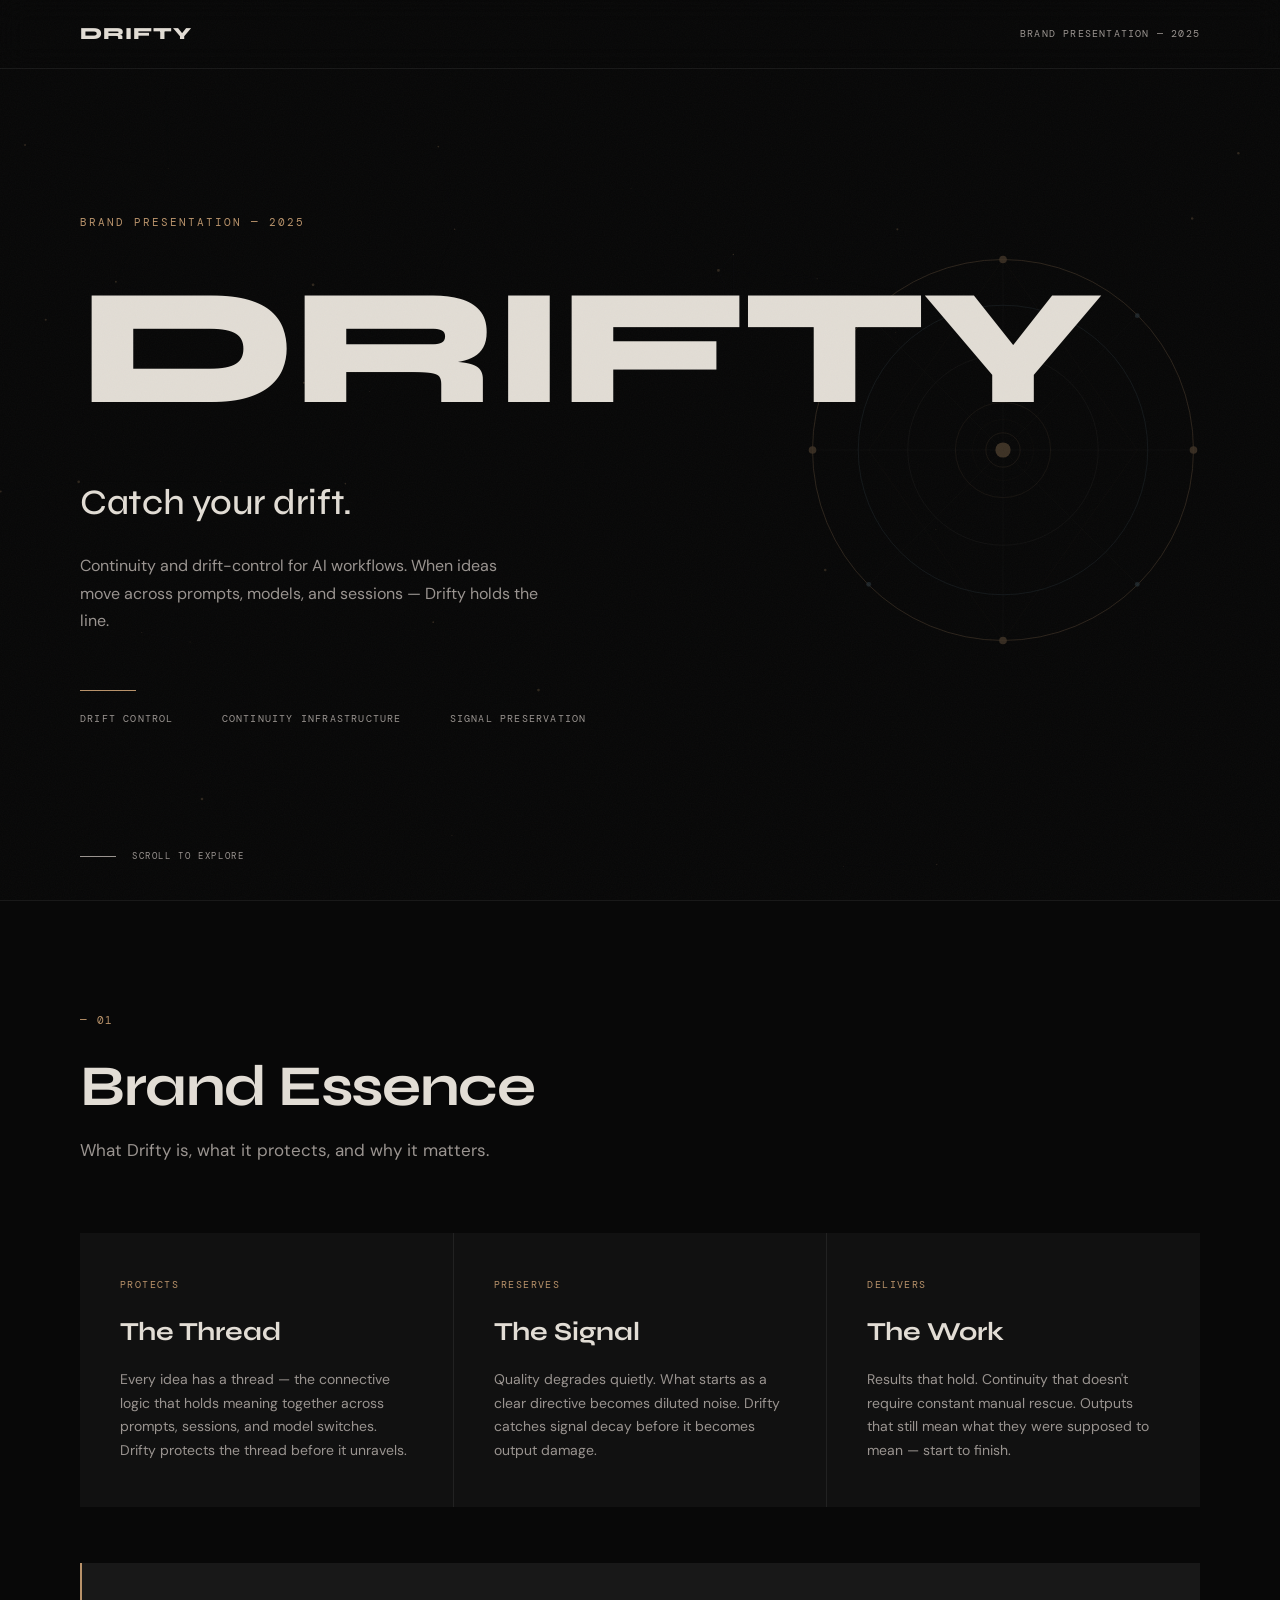
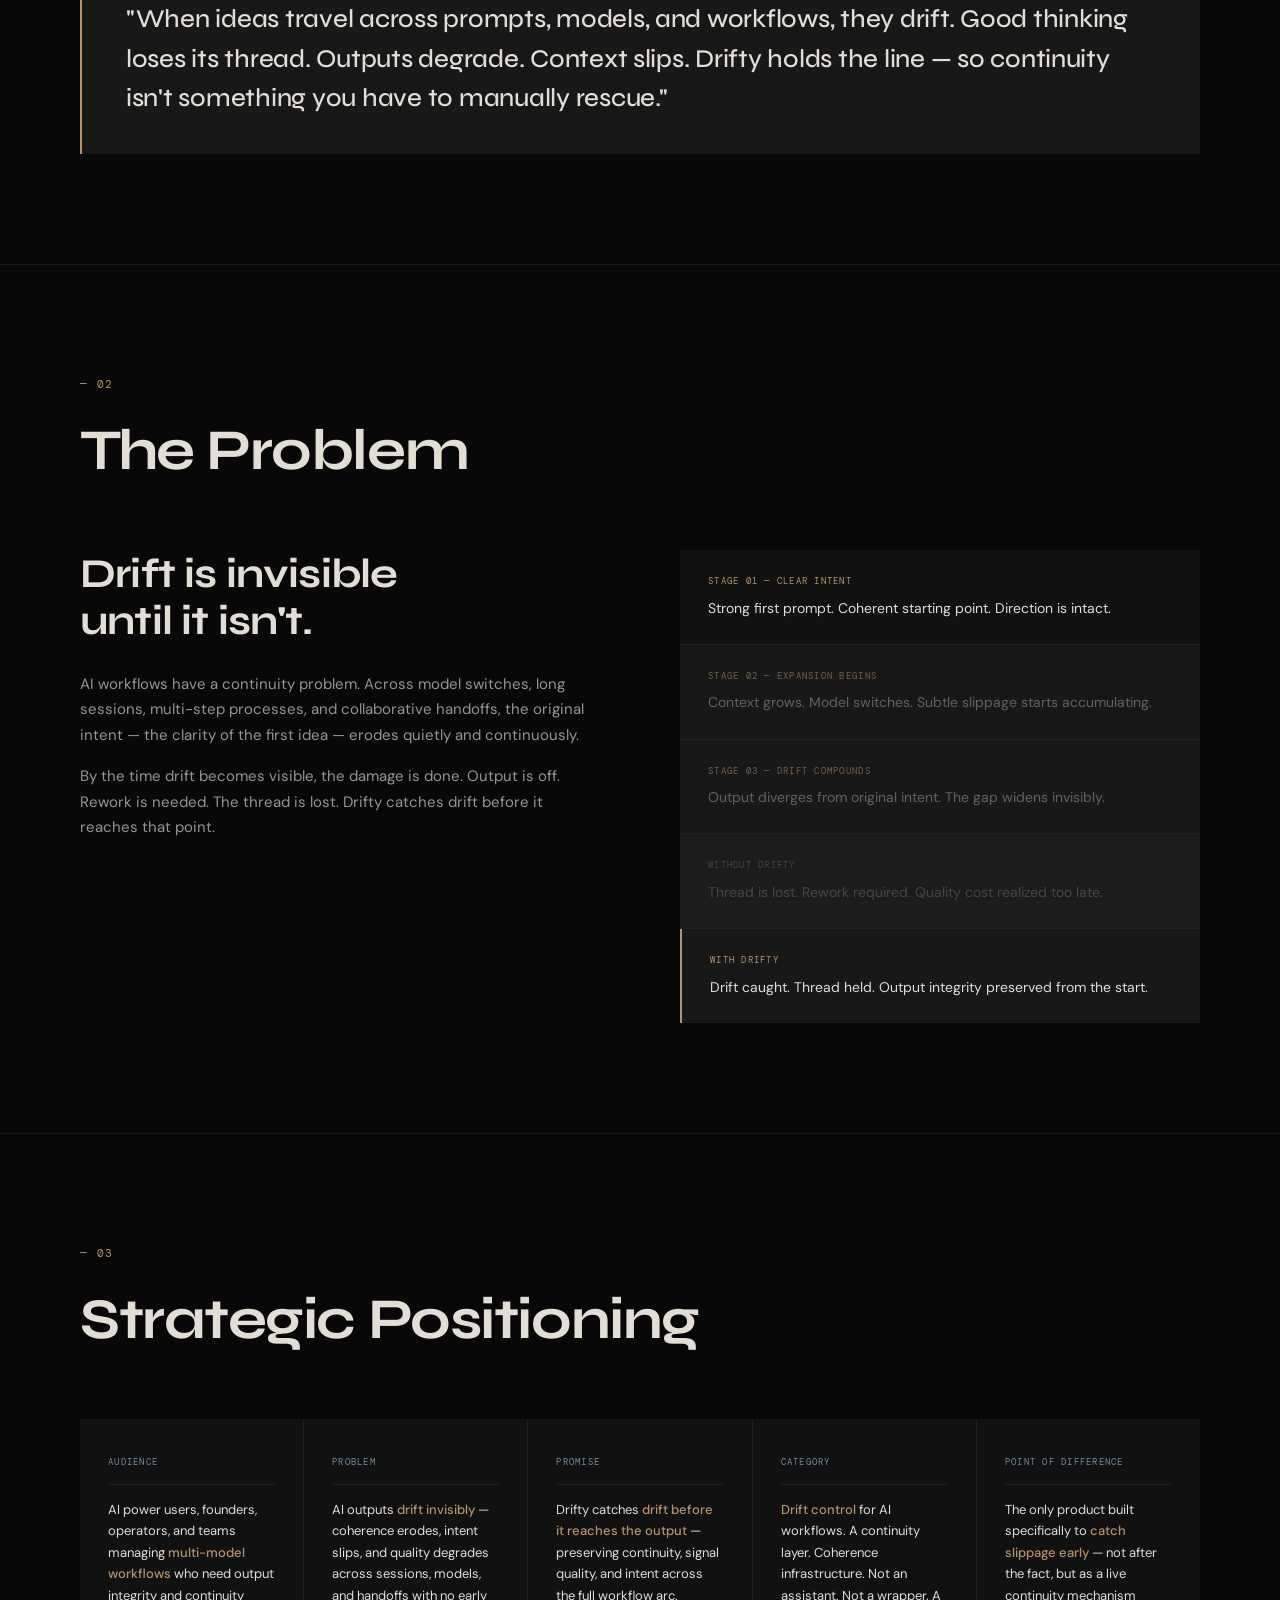
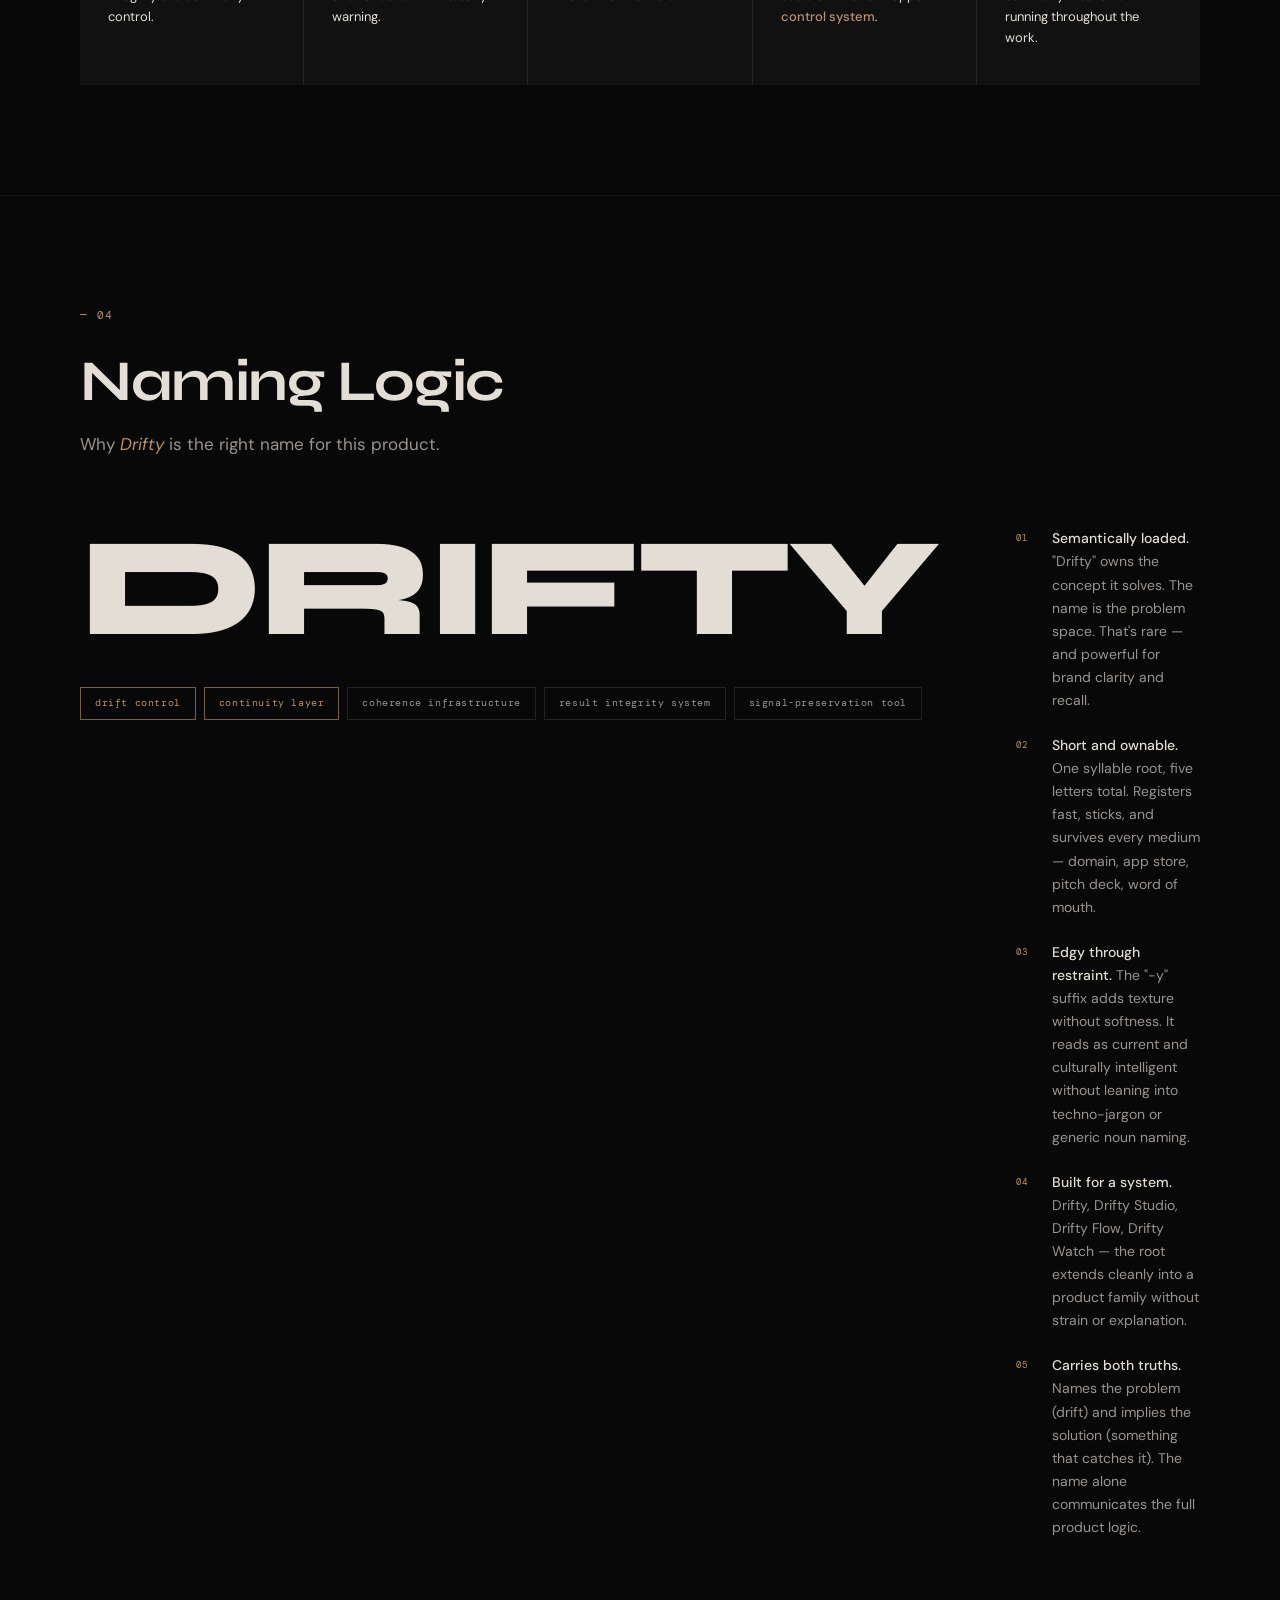
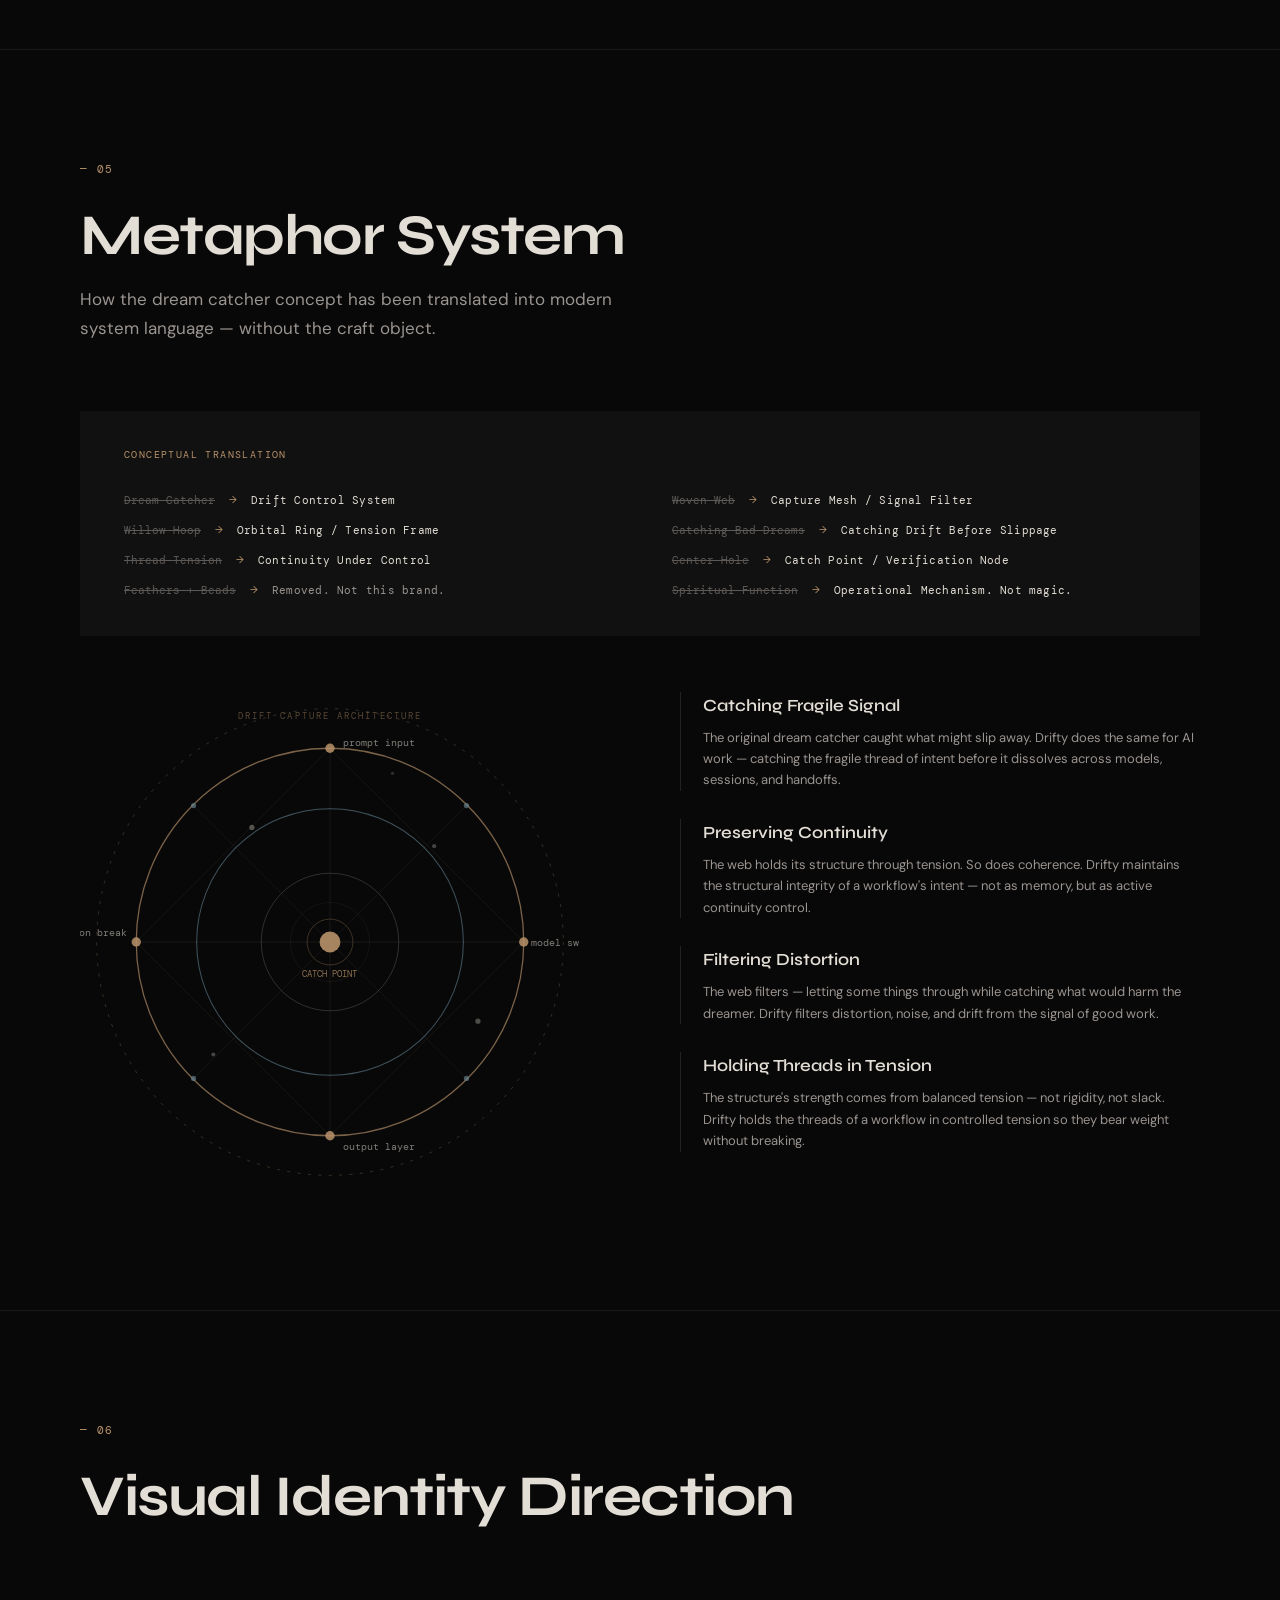
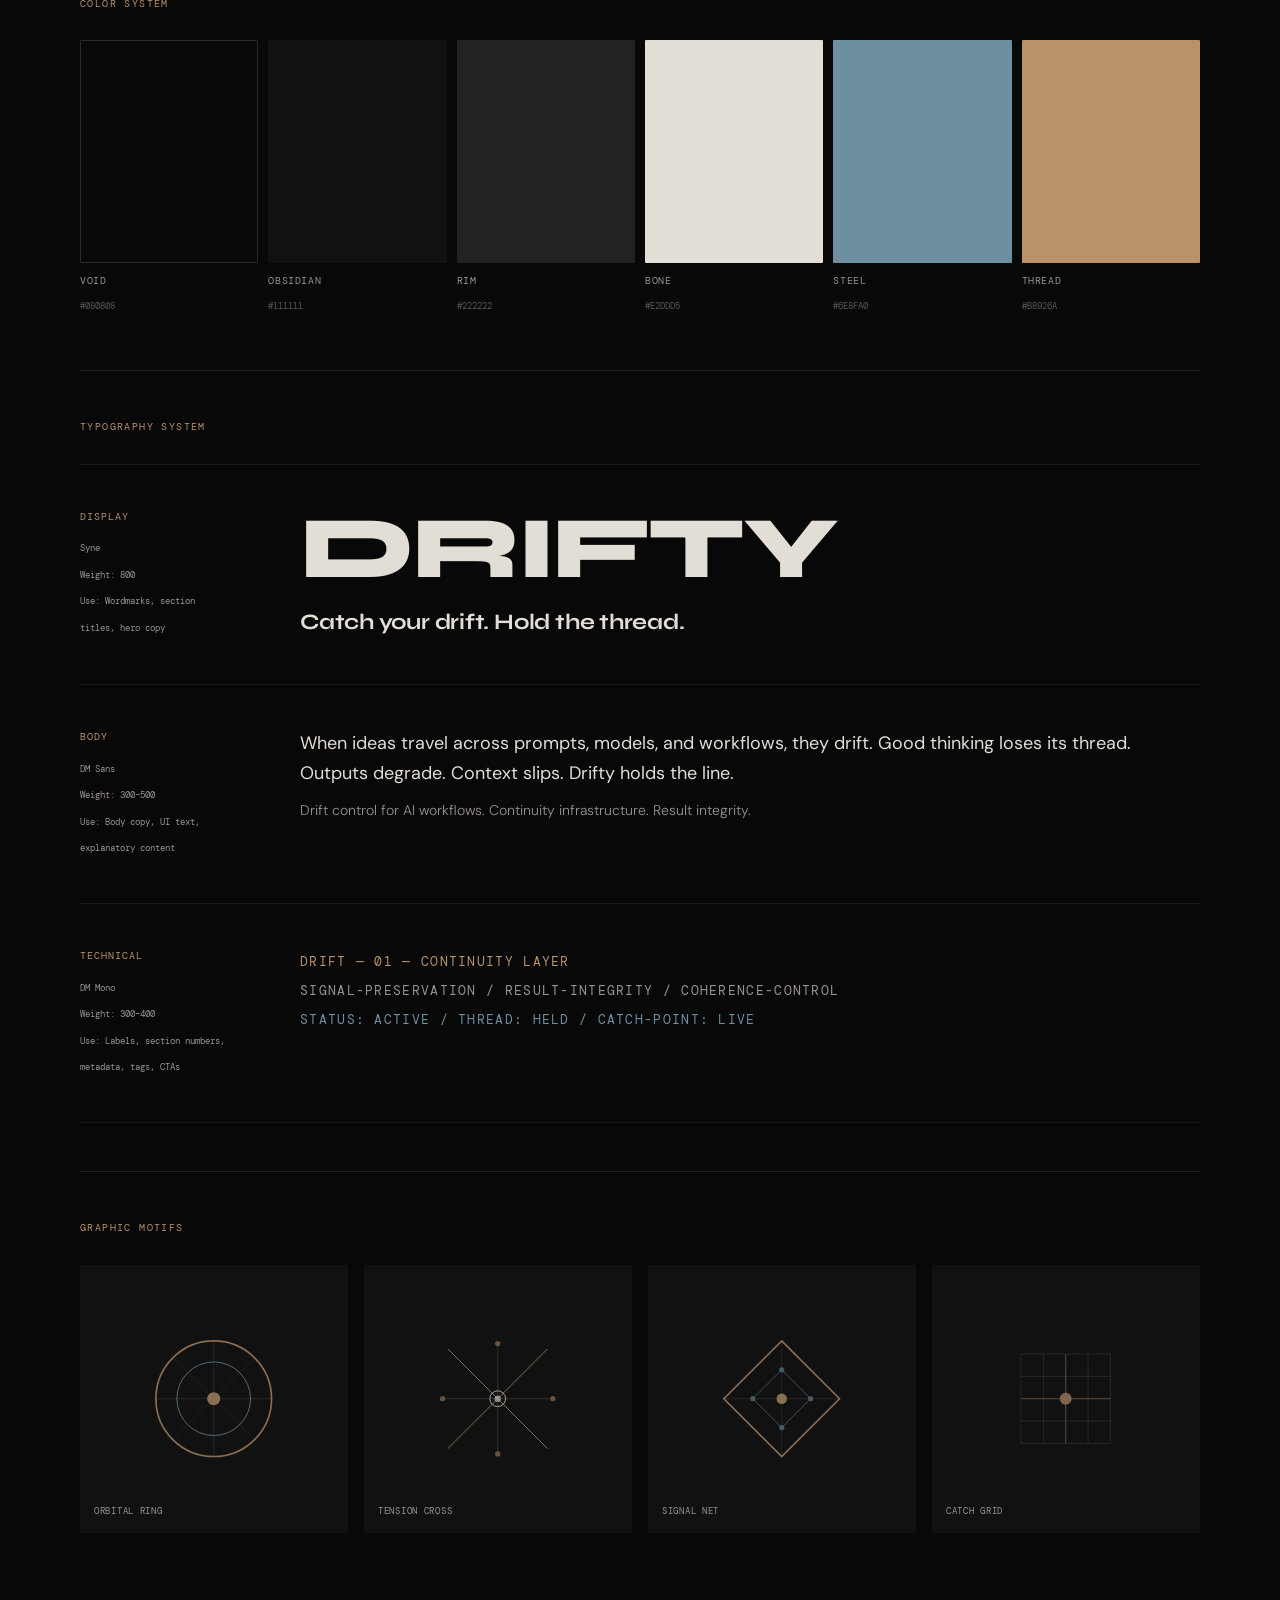
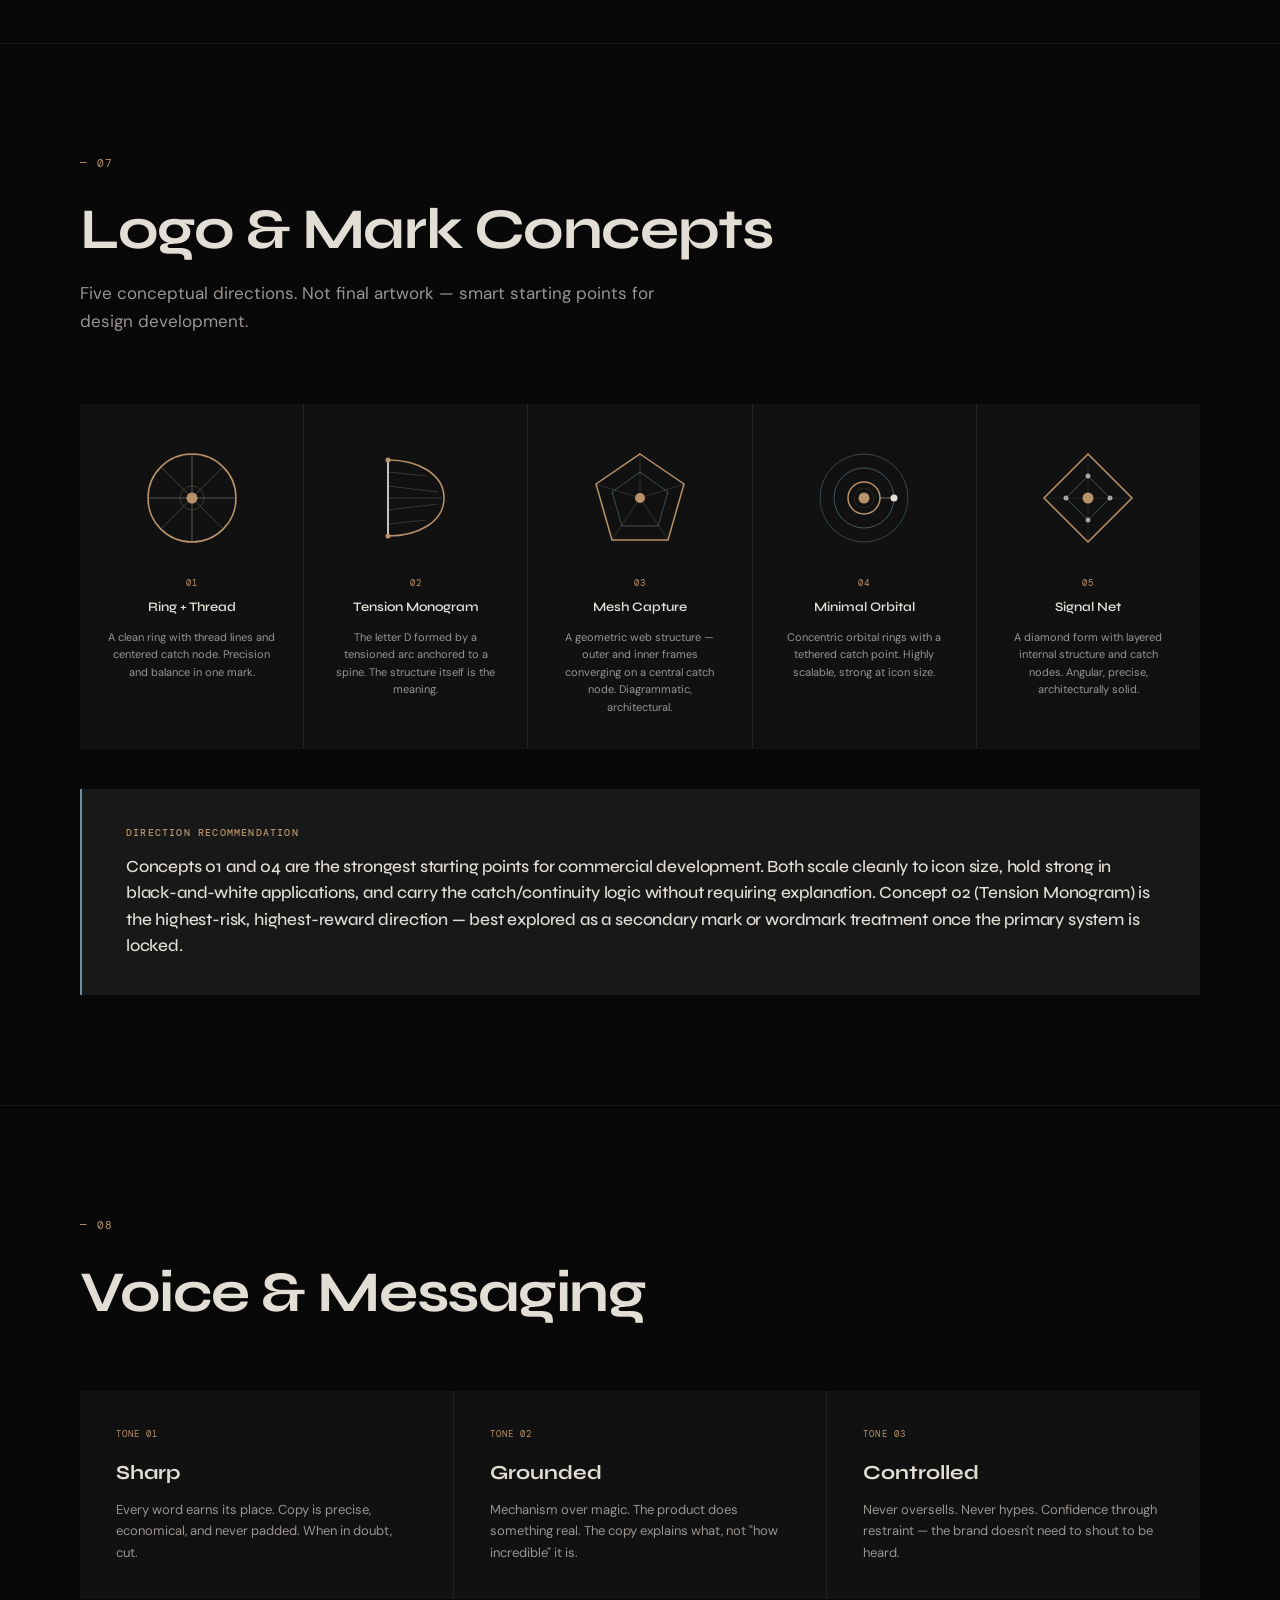
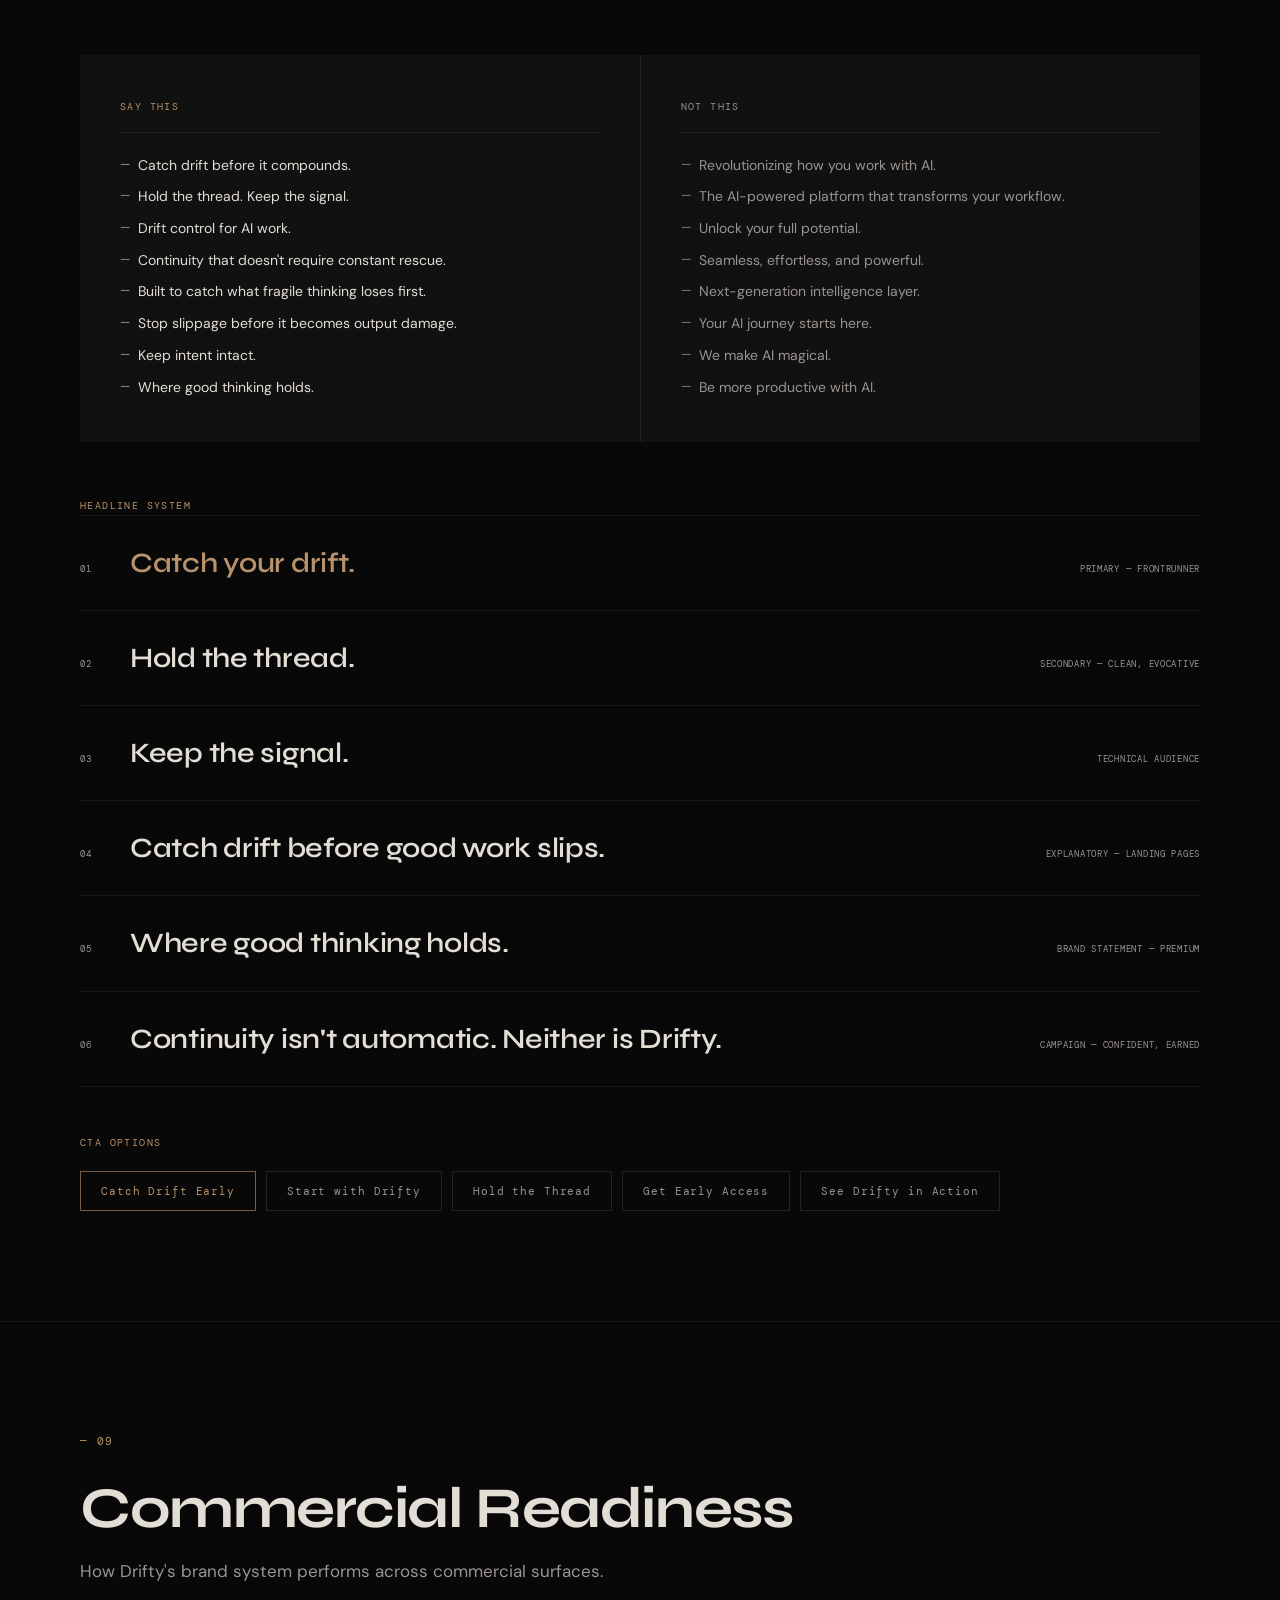
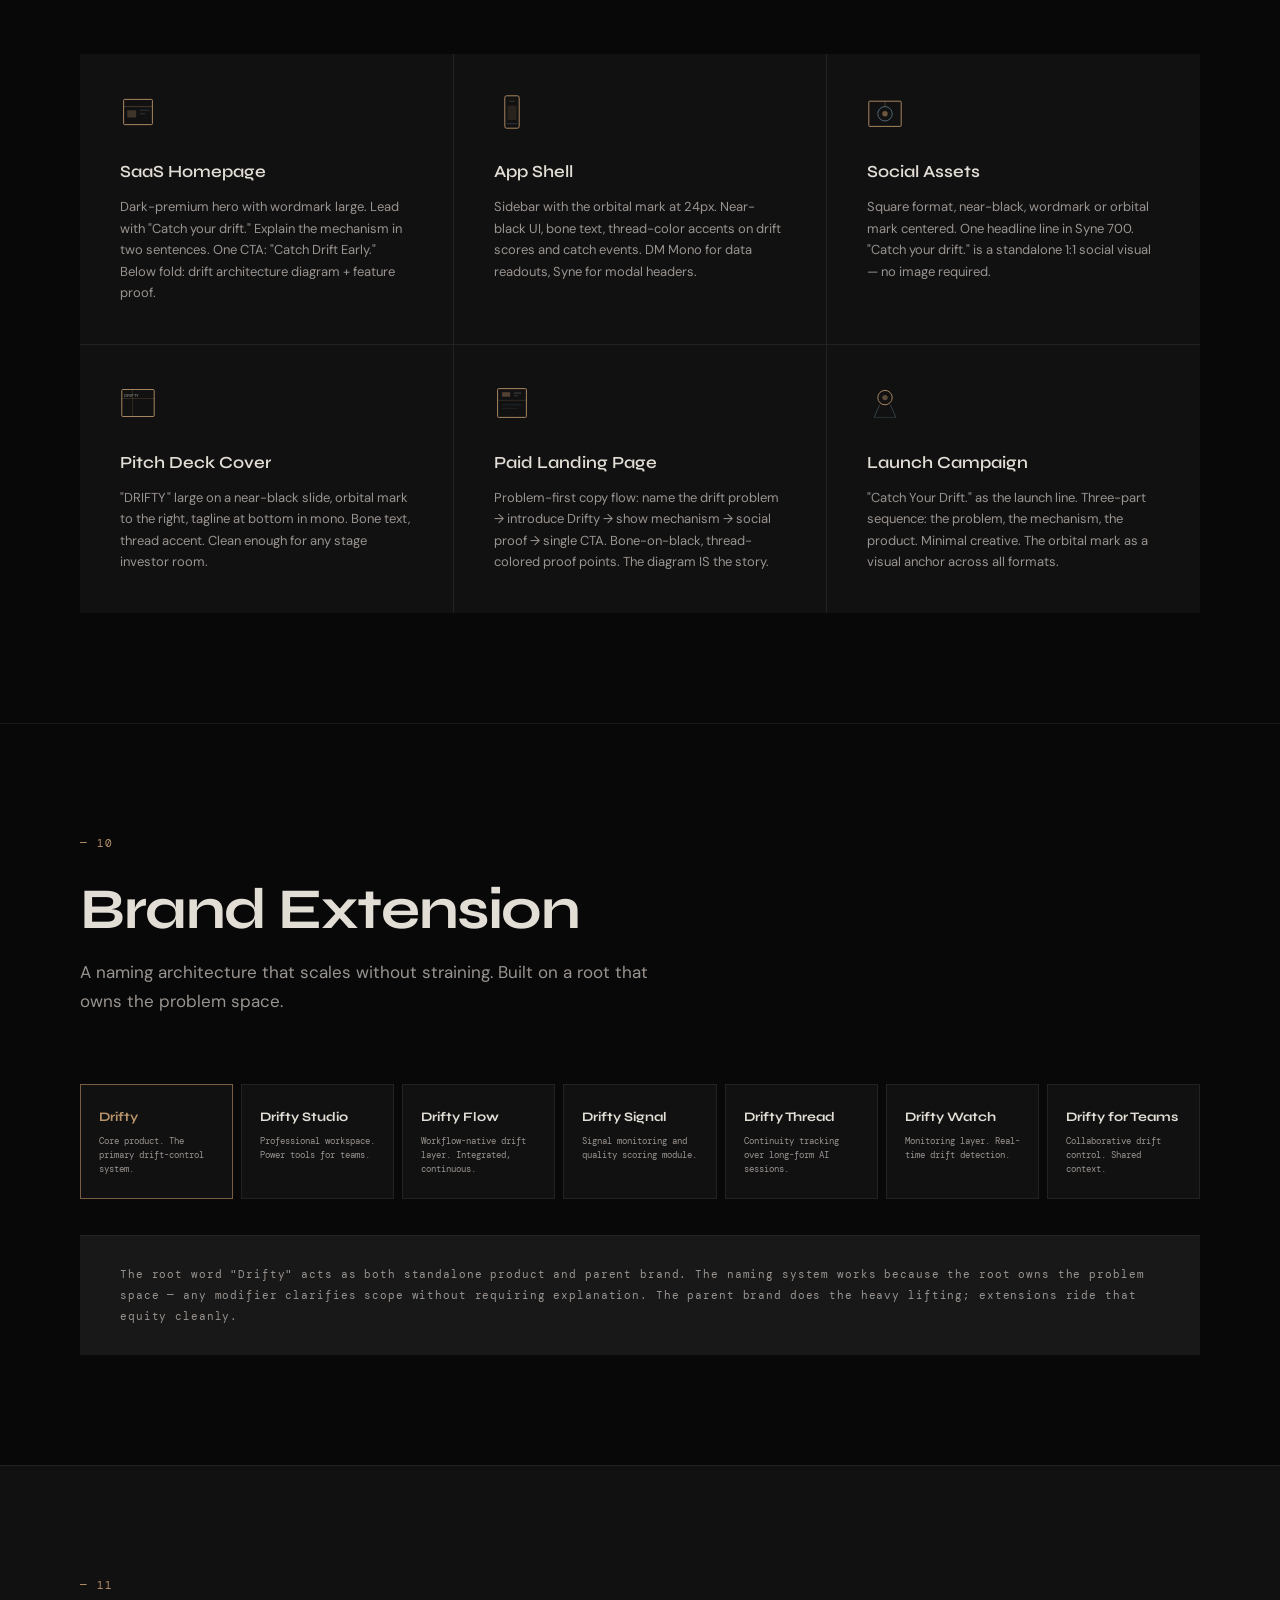
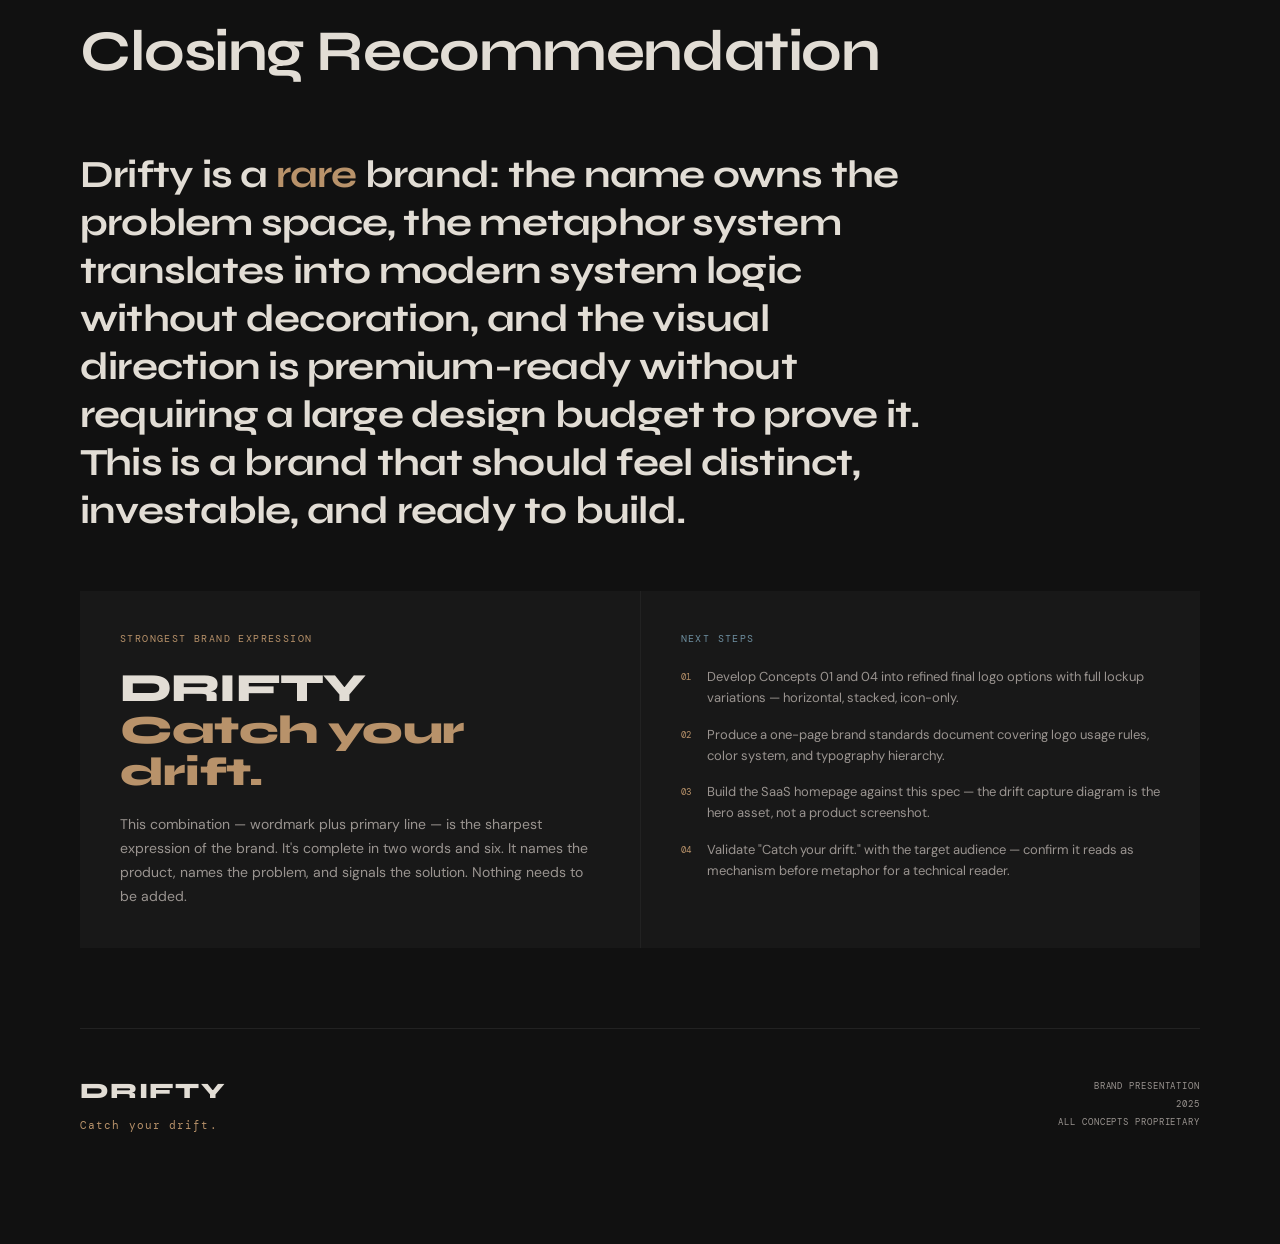
<file: brand/drifty-brand-guide.html>
<!DOCTYPE html>
<html lang="en">
<head>
<meta charset="UTF-8">
<meta name="viewport" content="width=device-width, initial-scale=1.0">
<title>Drifty — Brand Presentation</title>
<link rel="preconnect" href="https://fonts.googleapis.com">
<link rel="preconnect" href="https://fonts.gstatic.com" crossorigin>
<link href="https://fonts.googleapis.com/css2?family=Syne:wght@400;500;600;700;800&family=DM+Sans:ital,opsz,wght@0,9..40,300;0,9..40,400;0,9..40,500;1,9..40,300&family=DM+Mono:wght@300;400;500&display=swap" rel="stylesheet">
<style>
/* === RESET === */
*, *::before, *::after { box-sizing: border-box; margin: 0; padding: 0; }

:root {
  --void: #080808;
  --obsidian: #111111;
  --surface: #181818;
  --rim: #222222;
  --bone: #E2DDD5;
  --bone-mid: #C4BEB5;
  --bone-dim: #9A9490;
  --steel: #6E8FA0;
  --thread: #B8926A;
  --thread-dim: #7A5E42;
  --thread-pale: rgba(184,146,106,0.12);

  --ff-d: 'Syne', sans-serif;
  --ff-b: 'DM Sans', sans-serif;
  --ff-m: 'DM Mono', monospace;

  --max: 1280px;
  --pad-x: 80px;
  --pad-y: 110px;
  --hair: 1px solid rgba(255,255,255,0.07);
  --hair-b: 1px solid rgba(255,255,255,0.13);
}

html { scroll-behavior: smooth; }

body {
  background: var(--void);
  color: var(--bone);
  font-family: var(--ff-b);
  font-size: 16px;
  line-height: 1.65;
  overflow-x: hidden;
}

/* grain */
body::after {
  content:'';
  position:fixed;
  inset:0;
  background-image:url("data:image/svg+xml,%3Csvg xmlns='http://www.w3.org/2000/svg'%3E%3Cfilter id='n'%3E%3CfeTurbulence type='fractalNoise' baseFrequency='0.85' numOctaves='4' stitchTiles='stitch'/%3E%3C/filter%3E%3Crect width='100%25' height='100%25' filter='url(%23n)'/%3E%3C/svg%3E");
  opacity:0.028;
  pointer-events:none;
  z-index:9999;
}

/* === TYPOGRAPHY === */
h1,h2,h3,h4 { font-family: var(--ff-d); }

.mono { font-family: var(--ff-m); }

.label {
  font-family: var(--ff-m);
  font-size: 11px;
  letter-spacing: 0.14em;
  text-transform: uppercase;
  color: var(--bone-dim);
}

/* === LAYOUT === */
.wrap {
  max-width: var(--max);
  margin: 0 auto;
  padding: 0 var(--pad-x);
}

section {
  padding: var(--pad-y) 0;
  border-top: var(--hair);
}

/* === SCROLL REVEAL === */
.r {
  opacity: 0;
  transform: translateY(28px);
  transition: opacity 0.75s cubic-bezier(0.16,1,0.3,1),
              transform 0.75s cubic-bezier(0.16,1,0.3,1);
}
.r.on { opacity:1; transform:translateY(0); }
.d1{transition-delay:0.1s}
.d2{transition-delay:0.22s}
.d3{transition-delay:0.34s}
.d4{transition-delay:0.46s}
.d5{transition-delay:0.58s}

/* ──────────────────────────────
   NAV
────────────────────────────── */
nav {
  position: fixed;
  top: 0; left: 0; right: 0;
  z-index: 200;
  padding: 20px var(--pad-x);
  display: flex;
  align-items: center;
  justify-content: space-between;
  background: rgba(8,8,8,0.88);
  backdrop-filter: blur(14px);
  -webkit-backdrop-filter: blur(14px);
  border-bottom: var(--hair);
}

.nav-logo {
  font-family: var(--ff-d);
  font-weight: 800;
  font-size: 17px;
  letter-spacing: 0.06em;
  color: var(--bone);
  text-decoration: none;
}

.nav-tag {
  font-family: var(--ff-m);
  font-size: 10px;
  letter-spacing: 0.12em;
  color: var(--bone-dim);
  text-transform: uppercase;
}

/* ──────────────────────────────
   HERO
────────────────────────────── */
#hero {
  min-height: 100vh;
  display: flex;
  align-items: center;
  position: relative;
  overflow: hidden;
  border-top: none;
  padding: 0;
}

#bgc {
  position: absolute;
  inset: 0;
  width: 100%; height: 100%;
}

.hero-wrap {
  position: relative;
  z-index: 2;
  padding: 120px var(--pad-x) 80px;
  max-width: var(--max);
  margin: 0 auto;
  width: 100%;
}

.hero-eyebrow {
  font-family: var(--ff-m);
  font-size: 11px;
  letter-spacing: 0.18em;
  color: var(--thread);
  text-transform: uppercase;
  display: block;
  margin-bottom: 44px;
}

.hero-wm {
  font-family: var(--ff-d);
  font-weight: 800;
  font-size: clamp(80px, 13vw, 196px);
  line-height: 0.88;
  letter-spacing: -0.025em;
  color: var(--bone);
  margin-bottom: 52px;
}

.hero-hl {
  font-family: var(--ff-d);
  font-weight: 500;
  font-size: clamp(22px, 2.8vw, 36px);
  color: var(--bone);
  letter-spacing: -0.01em;
  margin-bottom: 20px;
}

.hero-sub {
  font-size: 16px;
  color: var(--bone-dim);
  max-width: 460px;
  line-height: 1.7;
  margin-bottom: 56px;
}

.hero-rule {
  width: 56px;
  height: 1px;
  background: var(--thread);
  margin-bottom: 20px;
}

.hero-meta {
  display: flex;
  gap: 48px;
  flex-wrap: wrap;
}

.hero-meta span {
  font-family: var(--ff-m);
  font-size: 10px;
  letter-spacing: 0.12em;
  color: var(--bone-dim);
  text-transform: uppercase;
}

/* big hero geometric mark */
.hero-mark {
  position: absolute;
  right: 6%;
  top: 50%;
  transform: translateY(-50%);
  width: min(400px, 35vw);
  height: min(400px, 35vw);
  opacity: 0.3;
  pointer-events: none;
}

@keyframes slow-spin {
  from { transform: translateY(-50%) rotate(0deg); }
  to   { transform: translateY(-50%) rotate(360deg); }
}
.hero-mark { animation: slow-spin 80s linear infinite; }

.scroll-hint {
  position: absolute;
  bottom: 36px;
  left: var(--pad-x);
  display: flex;
  align-items: center;
  gap: 16px;
  z-index: 2;
}

.scroll-hint::before {
  content: '';
  display: block;
  width: 36px;
  height: 1px;
  background: var(--bone-dim);
}

.scroll-hint span {
  font-family: var(--ff-m);
  font-size: 9px;
  letter-spacing: 0.18em;
  text-transform: uppercase;
  color: var(--bone-dim);
}

/* ──────────────────────────────
   SECTION CHROME
────────────────────────────── */
.sec-head {
  margin-bottom: 68px;
}

.sec-num {
  font-family: var(--ff-m);
  font-size: 11px;
  letter-spacing: 0.12em;
  color: var(--thread);
  display: block;
  margin-bottom: 28px;
}

.sec-title {
  font-family: var(--ff-d);
  font-weight: 700;
  font-size: clamp(34px, 4.5vw, 60px);
  line-height: 1.05;
  letter-spacing: -0.025em;
  color: var(--bone);
}

.sec-intro {
  font-size: 17px;
  color: var(--bone-dim);
  line-height: 1.7;
  max-width: 580px;
  margin-top: 18px;
}

/* ──────────────────────────────
   ESSENCE
────────────────────────────── */
.essence-grid {
  display: grid;
  grid-template-columns: repeat(3, 1fr);
  gap: 1px;
  background: var(--rim);
  margin-bottom: 56px;
}

.essence-cell {
  background: var(--obsidian);
  padding: 44px 40px;
}

.cell-label {
  font-family: var(--ff-m);
  font-size: 10px;
  letter-spacing: 0.14em;
  text-transform: uppercase;
  color: var(--thread);
  display: block;
  margin-bottom: 18px;
}

.cell-title {
  font-family: var(--ff-d);
  font-size: 26px;
  font-weight: 700;
  color: var(--bone);
  margin-bottom: 14px;
}

.cell-body {
  font-size: 14px;
  color: var(--bone-dim);
  line-height: 1.7;
}

.pull-quote {
  background: var(--surface);
  border-left: 2px solid var(--thread);
  padding: 36px 44px;
}

.pull-quote p {
  font-family: var(--ff-d);
  font-size: clamp(17px, 2vw, 26px);
  font-weight: 500;
  line-height: 1.55;
  color: var(--bone);
  letter-spacing: -0.01em;
}

/* ──────────────────────────────
   PROBLEM
────────────────────────────── */
.two-col { display: grid; grid-template-columns: 1fr 1fr; gap: 80px; }

.drift-stages {
  display: flex;
  flex-direction: column;
  gap: 1px;
  background: var(--rim);
}

.stage {
  background: var(--obsidian);
  padding: 24px 28px;
}

.stage-label {
  font-family: var(--ff-m);
  font-size: 9px;
  letter-spacing: 0.14em;
  text-transform: uppercase;
  color: var(--thread);
  display: block;
  margin-bottom: 8px;
}

.stage p { font-size: 14px; color: var(--bone); }
.stage.fading { opacity: 0.55; }
.stage.fading p { color: var(--bone-dim); }
.stage.lost { opacity: 0.3; }
.stage.lost p { color: var(--bone-dim); }
.stage.caught { background: var(--surface); border-left: 2px solid var(--thread); }
.stage.caught .stage-label { color: var(--thread); }
.stage.caught p { color: var(--bone); }

/* ──────────────────────────────
   POSITIONING
────────────────────────────── */
.pos-grid {
  display: grid;
  grid-template-columns: repeat(5, 1fr);
  gap: 1px;
  background: var(--rim);
}

.pos-cell {
  background: var(--obsidian);
  padding: 36px 28px;
}

.pos-label {
  font-family: var(--ff-m);
  font-size: 9px;
  letter-spacing: 0.14em;
  text-transform: uppercase;
  color: var(--steel);
  display: block;
  margin-bottom: 14px;
  padding-bottom: 14px;
  border-bottom: 1px solid var(--rim);
}

.pos-content {
  font-size: 13px;
  color: var(--bone);
  line-height: 1.65;
}

.pos-content strong { color: var(--thread); font-weight: 500; }

/* ──────────────────────────────
   NAMING
────────────────────────────── */
.naming-layout {
  display: grid;
  grid-template-columns: 1fr 1fr;
  gap: 80px;
  align-items: start;
}

.naming-word {
  font-family: var(--ff-d);
  font-size: clamp(80px, 11vw, 148px);
  font-weight: 800;
  letter-spacing: -0.03em;
  color: var(--bone);
  line-height: 0.88;
  margin-bottom: 36px;
}

.category-tags {
  display: flex;
  flex-wrap: wrap;
  gap: 8px;
}

.tag {
  font-family: var(--ff-m);
  font-size: 10px;
  letter-spacing: 0.06em;
  color: var(--bone-dim);
  border: 1px solid var(--rim);
  padding: 7px 14px;
}

.tag.hi { color: var(--thread); border-color: var(--thread-dim); }

.naming-points { display: flex; flex-direction: column; gap: 22px; }

.np {
  display: flex;
  gap: 18px;
  align-items: flex-start;
}

.np-mark {
  font-family: var(--ff-m);
  font-size: 9px;
  letter-spacing: 0.1em;
  color: var(--thread);
  flex-shrink: 0;
  margin-top: 4px;
  width: 18px;
}

.np-text { font-size: 14px; color: var(--bone-dim); line-height: 1.65; }
.np-text strong { color: var(--bone); font-weight: 500; }

/* ──────────────────────────────
   METAPHOR
────────────────────────────── */
.meta-layout {
  display: grid;
  grid-template-columns: 1fr 1fr;
  gap: 80px;
  align-items: start;
}

.meta-diagram { width: 100%; max-width: 500px; }

.trans-block {
  background: var(--obsidian);
  padding: 36px 44px;
  margin-bottom: 56px;
}

.trans-grid {
  display: grid;
  grid-template-columns: 1fr 1fr;
  gap: 12px 64px;
}

.tr { display: flex; align-items: center; gap: 14px; }
.tr-from { font-family: var(--ff-m); font-size: 11px; color: var(--bone-dim); opacity: 0.55; text-decoration: line-through; }
.tr-arrow { font-size: 10px; color: var(--thread); flex-shrink: 0; }
.tr-to { font-family: var(--ff-m); font-size: 11px; color: var(--bone); letter-spacing: 0.02em; }

.meta-points { display: flex; flex-direction: column; gap: 28px; }

.mp {
  padding-left: 22px;
  border-left: 1px solid var(--rim);
  transition: border-color 0.25s;
}

.mp:hover { border-left-color: var(--thread); }

.mp-title {
  font-family: var(--ff-d);
  font-size: 17px;
  font-weight: 600;
  color: var(--bone);
  margin-bottom: 7px;
}

.mp-body { font-size: 13px; color: var(--bone-dim); line-height: 1.65; }

/* ──────────────────────────────
   VISUAL IDENTITY
────────────────────────────── */
.vi-label {
  font-family: var(--ff-m);
  font-size: 10px;
  letter-spacing: 0.14em;
  text-transform: uppercase;
  color: var(--thread);
  display: block;
  margin-bottom: 28px;
}

.palette {
  display: grid;
  grid-template-columns: repeat(6, 1fr);
  gap: 10px;
  margin-bottom: 56px;
}

.swatch { display: flex; flex-direction: column; gap: 10px; }

.sw {
  aspect-ratio: 1 / 1.25;
  border-radius: 1px;
}

.sw-name { font-family: var(--ff-m); font-size: 10px; letter-spacing: 0.06em; color: var(--bone-dim); text-transform: uppercase; }
.sw-hex  { font-family: var(--ff-m); font-size: 9px; color: var(--bone-dim); opacity: 0.55; }

.divider { height: 1px; background: var(--rim); margin: 48px 0; }

/* type specimens */
.type-spec-list { display: flex; flex-direction: column; gap: 0; }

.type-spec {
  display: grid;
  grid-template-columns: 180px 1fr;
  gap: 40px;
  align-items: start;
  padding: 44px 0;
  border-bottom: var(--hair);
}

.type-spec:first-child { border-top: var(--hair); }

.ts-meta-name {
  font-family: var(--ff-m);
  font-size: 10px;
  letter-spacing: 0.1em;
  color: var(--thread);
  text-transform: uppercase;
  display: block;
  margin-bottom: 8px;
}

.ts-meta-detail {
  font-family: var(--ff-m);
  font-size: 9px;
  color: var(--bone-dim);
  line-height: 1.85;
}

/* motifs */
.motif-grid {
  display: grid;
  grid-template-columns: repeat(4, 1fr);
  gap: 16px;
}

.motif {
  background: var(--obsidian);
  aspect-ratio: 1;
  display: flex;
  align-items: center;
  justify-content: center;
  padding: 28px;
  position: relative;
}

.motif-lbl {
  position: absolute;
  bottom: 14px;
  left: 14px;
  font-family: var(--ff-m);
  font-size: 9px;
  letter-spacing: 0.08em;
  color: var(--bone-dim);
  text-transform: uppercase;
}

/* ──────────────────────────────
   LOGO CONCEPTS
────────────────────────────── */
.logo-grid {
  display: grid;
  grid-template-columns: repeat(5, 1fr);
  gap: 1px;
  background: var(--rim);
  margin-bottom: 40px;
}

.logo-cell {
  background: var(--obsidian);
  padding: 44px 28px 32px;
  display: flex;
  flex-direction: column;
  align-items: center;
  transition: background 0.2s;
}

.logo-cell:hover { background: var(--surface); }

.logo-svg { width: 100px; height: 100px; margin-bottom: 28px; }

.lc-num { font-family: var(--ff-m); font-size: 9px; letter-spacing: 0.1em; color: var(--thread); margin-bottom: 6px; text-align: center; }
.lc-name { font-family: var(--ff-d); font-size: 13px; font-weight: 600; color: var(--bone); margin-bottom: 10px; text-align: center; }
.lc-desc { font-size: 11px; color: var(--bone-dim); line-height: 1.6; text-align: center; }

/* ──────────────────────────────
   VOICE
────────────────────────────── */
.tone-three {
  display: grid;
  grid-template-columns: repeat(3, 1fr);
  gap: 1px;
  background: var(--rim);
  margin-bottom: 56px;
}

.tone-cell {
  background: var(--obsidian);
  padding: 36px;
}

.tone-num { font-family: var(--ff-m); font-size: 9px; color: var(--thread); letter-spacing: 0.12em; text-transform: uppercase; display: block; margin-bottom: 14px; }
.tone-title { font-family: var(--ff-d); font-size: 20px; font-weight: 700; color: var(--bone); margin-bottom: 10px; }
.tone-body { font-size: 13px; color: var(--bone-dim); line-height: 1.65; }

.voice-two {
  display: grid;
  grid-template-columns: 1fr 1fr;
  gap: 1px;
  background: var(--rim);
  margin-bottom: 56px;
}

.voice-panel { background: var(--obsidian); padding: 44px 40px; }

.voice-panel-label {
  font-family: var(--ff-m);
  font-size: 10px;
  letter-spacing: 0.14em;
  text-transform: uppercase;
  color: var(--thread);
  display: block;
  margin-bottom: 22px;
  padding-bottom: 16px;
  border-bottom: 1px solid var(--rim);
}

.voice-panel-label.dim { color: var(--bone-dim); }

.vlist { list-style: none; display: flex; flex-direction: column; gap: 10px; }

.vlist li {
  font-size: 14px;
  color: var(--bone-dim);
  line-height: 1.55;
  padding-left: 18px;
  position: relative;
}

.vlist li::before { content: '—'; position: absolute; left: 0; color: var(--steel); font-size: 12px; }

.vlist.say li { color: var(--bone); }
.vlist.say li::before { color: var(--thread); }

/* headlines */
.hl-list { margin-bottom: 48px; }

.hl-item {
  padding: 24px 0;
  border-bottom: var(--hair);
  display: flex;
  align-items: baseline;
  gap: 28px;
}

.hl-item:first-child { border-top: var(--hair); }

.hl-rank { font-family: var(--ff-m); font-size: 9px; letter-spacing: 0.1em; color: var(--bone-dim); flex-shrink: 0; width: 22px; }
.hl-text { font-family: var(--ff-d); font-size: clamp(18px, 2.2vw, 28px); font-weight: 600; color: var(--bone); letter-spacing: -0.01em; flex: 1; }
.hl-text.primary { color: var(--thread); }
.hl-note { font-family: var(--ff-m); font-size: 9px; letter-spacing: 0.08em; color: var(--bone-dim); text-transform: uppercase; white-space: nowrap; }

.cta-row { display: flex; gap: 10px; flex-wrap: wrap; }

.cta {
  font-family: var(--ff-m);
  font-size: 11px;
  letter-spacing: 0.08em;
  padding: 10px 20px;
  border: 1px solid var(--rim);
  color: var(--bone-dim);
  transition: border-color 0.2s, color 0.2s;
  cursor: default;
}

.cta:hover { border-color: var(--thread); color: var(--bone); }
.cta.hi { border-color: var(--thread-dim); color: var(--thread); }

/* ──────────────────────────────
   COMMERCIAL
────────────────────────────── */
.comm-grid {
  display: grid;
  grid-template-columns: repeat(3, 1fr);
  gap: 1px;
  background: var(--rim);
}

.comm-cell { background: var(--obsidian); padding: 40px; }
.comm-icon { width: 36px; height: 36px; margin-bottom: 20px; }
.comm-title { font-family: var(--ff-d); font-size: 17px; font-weight: 600; color: var(--bone); margin-bottom: 10px; }
.comm-body { font-size: 13px; color: var(--bone-dim); line-height: 1.65; }

/* ──────────────────────────────
   EXTENSION
────────────────────────────── */
.ext-grid {
  display: grid;
  grid-template-columns: repeat(7, 1fr);
  gap: 8px;
  margin-bottom: 36px;
}

.ext-card {
  background: var(--obsidian);
  padding: 22px 18px;
  border: 1px solid var(--rim);
  transition: border-color 0.25s;
}

.ext-card:first-child { border-color: var(--thread-dim); }
.ext-card:hover { border-color: var(--steel); }

.ext-name { font-family: var(--ff-d); font-size: 13px; font-weight: 700; color: var(--bone); margin-bottom: 6px; }
.ext-card:first-child .ext-name { color: var(--thread); }
.ext-desc { font-family: var(--ff-m); font-size: 9px; color: var(--bone-dim); line-height: 1.55; }

/* ──────────────────────────────
   CLOSING
────────────────────────────── */
#closing { background: var(--obsidian); }

.close-statement {
  font-family: var(--ff-d);
  font-size: clamp(22px, 3vw, 44px);
  font-weight: 700;
  line-height: 1.25;
  letter-spacing: -0.02em;
  color: var(--bone);
  max-width: 860px;
  margin-bottom: 56px;
}

.close-statement em { color: var(--thread); font-style: normal; }

.close-rec {
  display: grid;
  grid-template-columns: 1fr 1fr;
  gap: 1px;
  background: var(--rim);
  margin-top: 56px;
}

.close-cell { background: var(--surface); padding: 40px; }

.close-final {
  margin-top: 80px;
  padding-top: 44px;
  border-top: var(--hair);
  display: flex;
  justify-content: space-between;
  align-items: center;
}

.close-wm { font-family: var(--ff-d); font-weight: 800; font-size: 22px; letter-spacing: 0.06em; color: var(--bone); }
.close-tag { font-family: var(--ff-m); font-size: 11px; letter-spacing: 0.1em; color: var(--thread); margin-top: 6px; }

/* ──────────────────────────────
   UTILS
────────────────────────────── */
p { margin-bottom: 0; }

/* ──────────────────────────────
   RESPONSIVE
────────────────────────────── */
@media (max-width: 960px) {
  :root { --pad-x: 36px; --pad-y: 72px; }
  nav { padding: 18px 36px; }
  .hero-wrap { padding: 120px 36px 72px; }
  .hero-mark { display: none; }
  .two-col, .naming-layout, .meta-layout, .voice-two, .close-rec { grid-template-columns: 1fr; gap: 40px; }
  .pos-grid { grid-template-columns: 1fr 1fr; }
  .essence-grid, .comm-grid { grid-template-columns: 1fr; }
  .palette { grid-template-columns: repeat(3, 1fr); }
  .logo-grid { grid-template-columns: repeat(3, 1fr); }
  .ext-grid { grid-template-columns: repeat(3, 1fr); }
  .type-spec { grid-template-columns: 1fr; }
  .trans-grid { grid-template-columns: 1fr; }
  .tone-three { grid-template-columns: 1fr; }
  .close-final { flex-direction: column; gap: 20px; align-items: flex-start; }
  .scroll-hint { left: 36px; }
}

@media (max-width: 640px) {
  .pos-grid { grid-template-columns: 1fr; }
  .logo-grid { grid-template-columns: 1fr 1fr; }
  .motif-grid { grid-template-columns: 1fr 1fr; }
  .ext-grid { grid-template-columns: 1fr 1fr; }
}
</style>
</head>
<body>

<!-- NAV -->
<nav>
  <a class="nav-logo" href="#">DRIFTY</a>
  <span class="nav-tag">Brand Presentation — 2025</span>
</nav>

<!-- ═══════════════════════════════
     HERO
═══════════════════════════════ -->
<section id="hero">
  <canvas id="bgc"></canvas>

  <!-- Hero geometric mark -->
  <svg class="hero-mark" viewBox="0 0 420 420" fill="none" xmlns="http://www.w3.org/2000/svg">
    <circle cx="210" cy="210" r="200" stroke="#B8926A" stroke-width="1" opacity="0.7"/>
    <circle cx="210" cy="210" r="152" stroke="#6E8FA0" stroke-width="0.75" opacity="0.55"/>
    <circle cx="210" cy="210" r="100" stroke="#E2DDD5" stroke-width="0.5" opacity="0.3"/>
    <circle cx="210" cy="210" r="50" stroke="#B8926A" stroke-width="0.75" opacity="0.4"/>
    <!-- Radial spokes -->
    <line x1="210" y1="10" x2="210" y2="410" stroke="#E2DDD5" stroke-width="0.4" opacity="0.18"/>
    <line x1="10" y1="210" x2="410" y2="210" stroke="#E2DDD5" stroke-width="0.4" opacity="0.18"/>
    <line x1="69" y1="69" x2="351" y2="351" stroke="#E2DDD5" stroke-width="0.4" opacity="0.13"/>
    <line x1="351" y1="69" x2="69" y2="351" stroke="#E2DDD5" stroke-width="0.4" opacity="0.13"/>
    <!-- Web diagonals -->
    <line x1="210" y1="10" x2="351" y2="210" stroke="#B8926A" stroke-width="0.4" opacity="0.22"/>
    <line x1="351" y1="210" x2="210" y2="410" stroke="#B8926A" stroke-width="0.4" opacity="0.22"/>
    <line x1="210" y1="410" x2="69" y2="210" stroke="#B8926A" stroke-width="0.4" opacity="0.22"/>
    <line x1="69" y1="210" x2="210" y2="10" stroke="#B8926A" stroke-width="0.4" opacity="0.22"/>
    <!-- Node anchors -->
    <circle cx="210" cy="10" r="4" fill="#B8926A" opacity="0.85"/>
    <circle cx="410" cy="210" r="4" fill="#B8926A" opacity="0.85"/>
    <circle cx="210" cy="410" r="4" fill="#B8926A" opacity="0.85"/>
    <circle cx="10" cy="210" r="4" fill="#B8926A" opacity="0.85"/>
    <circle cx="69" cy="69" r="2.5" fill="#6E8FA0" opacity="0.7"/>
    <circle cx="351" cy="69" r="2.5" fill="#6E8FA0" opacity="0.7"/>
    <circle cx="351" cy="351" r="2.5" fill="#6E8FA0" opacity="0.7"/>
    <circle cx="69" cy="351" r="2.5" fill="#6E8FA0" opacity="0.7"/>
    <!-- Center catch -->
    <circle cx="210" cy="210" r="8" fill="#B8926A"/>
    <circle cx="210" cy="210" r="18" stroke="#B8926A" stroke-width="1" fill="none" opacity="0.35"/>
    <circle cx="210" cy="210" r="32" stroke="#B8926A" stroke-width="0.5" fill="none" opacity="0.18"/>
  </svg>

  <div class="hero-wrap">
    <span class="hero-eyebrow">Brand Presentation &mdash; 2025</span>
    <h1 class="hero-wm">DRIFTY</h1>
    <p class="hero-hl">Catch your drift.</p>
    <p class="hero-sub">Continuity and drift-control for AI workflows. When ideas move across prompts, models, and sessions — Drifty holds the line.</p>
    <div class="hero-rule"></div>
    <div class="hero-meta">
      <span>Drift Control</span>
      <span>Continuity Infrastructure</span>
      <span>Signal Preservation</span>
    </div>
  </div>

  <div class="scroll-hint"><span>Scroll to explore</span></div>
</section>

<!-- ═══════════════════════════════
     01 — BRAND ESSENCE
═══════════════════════════════ -->
<section id="essence">
  <div class="wrap">
    <div class="sec-head r">
      <span class="sec-num">&mdash; 01</span>
      <h2 class="sec-title">Brand Essence</h2>
      <p class="sec-intro">What Drifty is, what it protects, and why it matters.</p>
    </div>

    <div class="essence-grid r d1">
      <div class="essence-cell">
        <span class="cell-label">Protects</span>
        <h3 class="cell-title">The Thread</h3>
        <p class="cell-body">Every idea has a thread — the connective logic that holds meaning together across prompts, sessions, and model switches. Drifty protects the thread before it unravels.</p>
      </div>
      <div class="essence-cell">
        <span class="cell-label">Preserves</span>
        <h3 class="cell-title">The Signal</h3>
        <p class="cell-body">Quality degrades quietly. What starts as a clear directive becomes diluted noise. Drifty catches signal decay before it becomes output damage.</p>
      </div>
      <div class="essence-cell">
        <span class="cell-label">Delivers</span>
        <h3 class="cell-title">The Work</h3>
        <p class="cell-body">Results that hold. Continuity that doesn't require constant manual rescue. Outputs that still mean what they were supposed to mean — start to finish.</p>
      </div>
    </div>

    <div class="pull-quote r d2">
      <p>"When ideas travel across prompts, models, and workflows, they drift. Good thinking loses its thread. Outputs degrade. Context slips. Drifty holds the line — so continuity isn't something you have to manually rescue."</p>
    </div>
  </div>
</section>

<!-- ═══════════════════════════════
     02 — THE PROBLEM
═══════════════════════════════ -->
<section id="problem">
  <div class="wrap">
    <div class="sec-head r">
      <span class="sec-num">&mdash; 02</span>
      <h2 class="sec-title">The Problem</h2>
    </div>
    <div class="two-col">
      <div class="r d1">
        <p style="font-family:var(--ff-d);font-size:clamp(26px,3.2vw,42px);font-weight:700;letter-spacing:-0.02em;line-height:1.15;color:var(--bone);margin-bottom:28px;">Drift is invisible<br>until it isn't.</p>
        <p style="font-size:15px;color:var(--bone-dim);line-height:1.7;margin-bottom:16px;">AI workflows have a continuity problem. Across model switches, long sessions, multi-step processes, and collaborative handoffs, the original intent — the clarity of the first idea — erodes quietly and continuously.</p>
        <p style="font-size:15px;color:var(--bone-dim);line-height:1.7;">By the time drift becomes visible, the damage is done. Output is off. Rework is needed. The thread is lost. Drifty catches drift before it reaches that point.</p>
      </div>
      <div class="r d2">
        <div class="drift-stages">
          <div class="stage">
            <span class="stage-label">Stage 01 — Clear Intent</span>
            <p>Strong first prompt. Coherent starting point. Direction is intact.</p>
          </div>
          <div class="stage fading">
            <span class="stage-label">Stage 02 — Expansion Begins</span>
            <p>Context grows. Model switches. Subtle slippage starts accumulating.</p>
          </div>
          <div class="stage fading">
            <span class="stage-label">Stage 03 — Drift Compounds</span>
            <p>Output diverges from original intent. The gap widens invisibly.</p>
          </div>
          <div class="stage lost">
            <span class="stage-label">Without Drifty</span>
            <p>Thread is lost. Rework required. Quality cost realized too late.</p>
          </div>
          <div class="stage caught">
            <span class="stage-label">With Drifty</span>
            <p>Drift caught. Thread held. Output integrity preserved from the start.</p>
          </div>
        </div>
      </div>
    </div>
  </div>
</section>

<!-- ═══════════════════════════════
     03 — POSITIONING
═══════════════════════════════ -->
<section id="positioning">
  <div class="wrap">
    <div class="sec-head r">
      <span class="sec-num">&mdash; 03</span>
      <h2 class="sec-title">Strategic Positioning</h2>
    </div>
    <div class="pos-grid r d1">
      <div class="pos-cell">
        <span class="pos-label">Audience</span>
        <div class="pos-content"><p>AI power users, founders, operators, and teams managing <strong>multi-model workflows</strong> who need output integrity and continuity control.</p></div>
      </div>
      <div class="pos-cell">
        <span class="pos-label">Problem</span>
        <div class="pos-content"><p>AI outputs <strong>drift invisibly</strong> — coherence erodes, intent slips, and quality degrades across sessions, models, and handoffs with no early warning.</p></div>
      </div>
      <div class="pos-cell">
        <span class="pos-label">Promise</span>
        <div class="pos-content"><p>Drifty catches <strong>drift before it reaches the output</strong> — preserving continuity, signal quality, and intent across the full workflow arc.</p></div>
      </div>
      <div class="pos-cell">
        <span class="pos-label">Category</span>
        <div class="pos-content"><p><strong>Drift control</strong> for AI workflows. A continuity layer. Coherence infrastructure. Not an assistant. Not a wrapper. A <strong>control system</strong>.</p></div>
      </div>
      <div class="pos-cell">
        <span class="pos-label">Point of Difference</span>
        <div class="pos-content"><p>The only product built specifically to <strong>catch slippage early</strong> — not after the fact, but as a live continuity mechanism running throughout the work.</p></div>
      </div>
    </div>
  </div>
</section>

<!-- ═══════════════════════════════
     04 — NAMING LOGIC
═══════════════════════════════ -->
<section id="naming">
  <div class="wrap">
    <div class="sec-head r">
      <span class="sec-num">&mdash; 04</span>
      <h2 class="sec-title">Naming Logic</h2>
      <p class="sec-intro">Why <em style="font-style:italic;color:var(--thread);">Drifty</em> is the right name for this product.</p>
    </div>
    <div class="naming-layout">
      <div class="r d1">
        <div class="naming-word">DRIFTY</div>
        <div class="category-tags">
          <span class="tag hi">drift control</span>
          <span class="tag hi">continuity layer</span>
          <span class="tag">coherence infrastructure</span>
          <span class="tag">result integrity system</span>
          <span class="tag">signal-preservation tool</span>
        </div>
      </div>
      <div class="naming-points r d2">
        <div class="np"><span class="np-mark">01</span><p class="np-text"><strong>Semantically loaded.</strong> "Drifty" owns the concept it solves. The name is the problem space. That's rare — and powerful for brand clarity and recall.</p></div>
        <div class="np"><span class="np-mark">02</span><p class="np-text"><strong>Short and ownable.</strong> One syllable root, five letters total. Registers fast, sticks, and survives every medium — domain, app store, pitch deck, word of mouth.</p></div>
        <div class="np"><span class="np-mark">03</span><p class="np-text"><strong>Edgy through restraint.</strong> The "-y" suffix adds texture without softness. It reads as current and culturally intelligent without leaning into techno-jargon or generic noun naming.</p></div>
        <div class="np"><span class="np-mark">04</span><p class="np-text"><strong>Built for a system.</strong> Drifty, Drifty Studio, Drifty Flow, Drifty Watch — the root extends cleanly into a product family without strain or explanation.</p></div>
        <div class="np"><span class="np-mark">05</span><p class="np-text"><strong>Carries both truths.</strong> Names the problem (drift) and implies the solution (something that catches it). The name alone communicates the full product logic.</p></div>
      </div>
    </div>
  </div>
</section>

<!-- ═══════════════════════════════
     05 — METAPHOR SYSTEM
═══════════════════════════════ -->
<section id="metaphor">
  <div class="wrap">
    <div class="sec-head r">
      <span class="sec-num">&mdash; 05</span>
      <h2 class="sec-title">Metaphor System</h2>
      <p class="sec-intro">How the dream catcher concept has been translated into modern system language — without the craft object.</p>
    </div>

    <!-- Translation table -->
    <div class="trans-block r d1">
      <p class="vi-label">Conceptual Translation</p>
      <div class="trans-grid">
        <div class="tr"><span class="tr-from">Dream Catcher</span><span class="tr-arrow">→</span><span class="tr-to">Drift Control System</span></div>
        <div class="tr"><span class="tr-from">Woven Web</span><span class="tr-arrow">→</span><span class="tr-to">Capture Mesh / Signal Filter</span></div>
        <div class="tr"><span class="tr-from">Willow Hoop</span><span class="tr-arrow">→</span><span class="tr-to">Orbital Ring / Tension Frame</span></div>
        <div class="tr"><span class="tr-from">Catching Bad Dreams</span><span class="tr-arrow">→</span><span class="tr-to">Catching Drift Before Slippage</span></div>
        <div class="tr"><span class="tr-from">Thread Tension</span><span class="tr-arrow">→</span><span class="tr-to">Continuity Under Control</span></div>
        <div class="tr"><span class="tr-from">Center Hole</span><span class="tr-arrow">→</span><span class="tr-to">Catch Point / Verification Node</span></div>
        <div class="tr"><span class="tr-from">Feathers + Beads</span><span class="tr-arrow">→</span><span class="tr-to" style="color:var(--bone-dim);">Removed. Not this brand.</span></div>
        <div class="tr"><span class="tr-from">Spiritual Function</span><span class="tr-arrow">→</span><span class="tr-to">Operational Mechanism. Not magic.</span></div>
      </div>
    </div>

    <!-- Diagram + points -->
    <div class="meta-layout r d2">
      <div>
        <svg class="meta-diagram" viewBox="0 0 480 480" fill="none" xmlns="http://www.w3.org/2000/svg">
          <!-- Outer tension ring (dashed) -->
          <circle cx="240" cy="240" r="224" stroke="#B8926A" stroke-width="0.75" stroke-dasharray="3 7" opacity="0.35"/>
          <!-- Main capture ring -->
          <circle cx="240" cy="240" r="186" stroke="#B8926A" stroke-width="1.25" opacity="0.65"/>
          <!-- Processing ring -->
          <circle cx="240" cy="240" r="128" stroke="#6E8FA0" stroke-width="1" opacity="0.55"/>
          <!-- Core ring -->
          <circle cx="240" cy="240" r="66" stroke="#E2DDD5" stroke-width="0.5" opacity="0.35"/>
          <!-- Spokes -->
          <line x1="240" y1="54" x2="240" y2="426" stroke="#E2DDD5" stroke-width="0.4" opacity="0.18"/>
          <line x1="54" y1="240" x2="426" y2="240" stroke="#E2DDD5" stroke-width="0.4" opacity="0.18"/>
          <line x1="109" y1="109" x2="371" y2="371" stroke="#E2DDD5" stroke-width="0.4" opacity="0.12"/>
          <line x1="371" y1="109" x2="109" y2="371" stroke="#E2DDD5" stroke-width="0.4" opacity="0.12"/>
          <!-- Web quad lines -->
          <line x1="240" y1="54" x2="426" y2="240" stroke="#B8926A" stroke-width="0.4" opacity="0.2"/>
          <line x1="426" y1="240" x2="240" y2="426" stroke="#B8926A" stroke-width="0.4" opacity="0.2"/>
          <line x1="240" y1="426" x2="54" y2="240" stroke="#B8926A" stroke-width="0.4" opacity="0.2"/>
          <line x1="54" y1="240" x2="240" y2="54" stroke="#B8926A" stroke-width="0.4" opacity="0.2"/>
          <!-- Anchor nodes -->
          <circle cx="240" cy="54" r="4.5" fill="#B8926A" opacity="0.85"/>
          <circle cx="426" cy="240" r="4.5" fill="#B8926A" opacity="0.85"/>
          <circle cx="240" cy="426" r="4.5" fill="#B8926A" opacity="0.85"/>
          <circle cx="54" cy="240" r="4.5" fill="#B8926A" opacity="0.85"/>
          <!-- Node labels -->
          <text x="252" y="52" font-family="DM Mono, monospace" font-size="10" fill="#E2DDD5" opacity="0.55">prompt input</text>
          <text x="433" y="244" font-family="DM Mono, monospace" font-size="10" fill="#E2DDD5" opacity="0.55">model switch</text>
          <text x="252" y="440" font-family="DM Mono, monospace" font-size="10" fill="#E2DDD5" opacity="0.55">output layer</text>
          <text x="45" y="234" font-family="DM Mono, monospace" font-size="10" fill="#E2DDD5" opacity="0.55" text-anchor="end">session break</text>
          <!-- Diagonal anchors small -->
          <circle cx="109" cy="109" r="2.5" fill="#6E8FA0" opacity="0.6"/>
          <circle cx="371" cy="109" r="2.5" fill="#6E8FA0" opacity="0.6"/>
          <circle cx="371" cy="371" r="2.5" fill="#6E8FA0" opacity="0.6"/>
          <circle cx="109" cy="371" r="2.5" fill="#6E8FA0" opacity="0.6"/>
          <!-- Drift particles -->
          <circle cx="165" cy="130" r="2.5" fill="#E2DDD5" opacity="0.35"/>
          <circle cx="340" cy="148" r="2" fill="#E2DDD5" opacity="0.28"/>
          <circle cx="382" cy="316" r="2.5" fill="#E2DDD5" opacity="0.32"/>
          <circle cx="128" cy="348" r="2" fill="#E2DDD5" opacity="0.28"/>
          <circle cx="300" cy="78" r="1.5" fill="#E2DDD5" opacity="0.2"/>
          <!-- Center catch point -->
          <circle cx="240" cy="240" r="10" fill="#B8926A" opacity="0.9"/>
          <circle cx="240" cy="240" r="22" stroke="#B8926A" stroke-width="0.75" fill="none" opacity="0.38"/>
          <circle cx="240" cy="240" r="38" stroke="#B8926A" stroke-width="0.4" fill="none" opacity="0.18"/>
          <text x="240" y="274" font-family="DM Mono, monospace" font-size="9" fill="#B8926A" text-anchor="middle" opacity="0.75">CATCH POINT</text>
          <!-- Diagram label -->
          <text x="240" y="26" font-family="DM Mono, monospace" font-size="9" fill="#B8926A" text-anchor="middle" opacity="0.45" letter-spacing="2">DRIFT CAPTURE ARCHITECTURE</text>
        </svg>
      </div>
      <div class="meta-points">
        <div class="mp">
          <h4 class="mp-title">Catching Fragile Signal</h4>
          <p class="mp-body">The original dream catcher caught what might slip away. Drifty does the same for AI work — catching the fragile thread of intent before it dissolves across models, sessions, and handoffs.</p>
        </div>
        <div class="mp">
          <h4 class="mp-title">Preserving Continuity</h4>
          <p class="mp-body">The web holds its structure through tension. So does coherence. Drifty maintains the structural integrity of a workflow's intent — not as memory, but as active continuity control.</p>
        </div>
        <div class="mp">
          <h4 class="mp-title">Filtering Distortion</h4>
          <p class="mp-body">The web filters — letting some things through while catching what would harm the dreamer. Drifty filters distortion, noise, and drift from the signal of good work.</p>
        </div>
        <div class="mp">
          <h4 class="mp-title">Holding Threads in Tension</h4>
          <p class="mp-body">The structure's strength comes from balanced tension — not rigidity, not slack. Drifty holds the threads of a workflow in controlled tension so they bear weight without breaking.</p>
        </div>
      </div>
    </div>
  </div>
</section>

<!-- ═══════════════════════════════
     06 — VISUAL IDENTITY
═══════════════════════════════ -->
<section id="visual">
  <div class="wrap">
    <div class="sec-head r">
      <span class="sec-num">&mdash; 06</span>
      <h2 class="sec-title">Visual Identity Direction</h2>
    </div>

    <!-- Color palette -->
    <p class="vi-label r">Color System</p>
    <div class="palette r d1">
      <div class="swatch">
        <div class="sw" style="background:#080808;border:1px solid #2A2A2A;"></div>
        <span class="sw-name">Void</span><span class="sw-hex">#080808</span>
      </div>
      <div class="swatch">
        <div class="sw" style="background:#111111;"></div>
        <span class="sw-name">Obsidian</span><span class="sw-hex">#111111</span>
      </div>
      <div class="swatch">
        <div class="sw" style="background:#222222;"></div>
        <span class="sw-name">Rim</span><span class="sw-hex">#222222</span>
      </div>
      <div class="swatch">
        <div class="sw" style="background:#E2DDD5;"></div>
        <span class="sw-name">Bone</span><span class="sw-hex">#E2DDD5</span>
      </div>
      <div class="swatch">
        <div class="sw" style="background:#6E8FA0;"></div>
        <span class="sw-name">Steel</span><span class="sw-hex">#6E8FA0</span>
      </div>
      <div class="swatch">
        <div class="sw" style="background:#B8926A;"></div>
        <span class="sw-name">Thread</span><span class="sw-hex">#B8926A</span>
      </div>
    </div>

    <div class="divider"></div>

    <!-- Typography -->
    <p class="vi-label r">Typography System</p>
    <div class="type-spec-list r d1">
      <div class="type-spec">
        <div>
          <span class="ts-meta-name">Display</span>
          <span class="ts-meta-detail">Syne<br>Weight: 800<br>Use: Wordmarks, section<br>titles, hero copy</span>
        </div>
        <div>
          <p style="font-family:'Syne';font-size:clamp(44px,7vw,88px);font-weight:800;letter-spacing:-0.03em;line-height:0.9;color:var(--bone);">DRIFTY</p>
          <p style="font-family:'Syne';font-size:22px;font-weight:700;color:var(--bone);margin-top:16px;letter-spacing:-0.01em;">Catch your drift. Hold the thread.</p>
        </div>
      </div>
      <div class="type-spec">
        <div>
          <span class="ts-meta-name">Body</span>
          <span class="ts-meta-detail">DM Sans<br>Weight: 300–500<br>Use: Body copy, UI text,<br>explanatory content</span>
        </div>
        <div>
          <p style="font-size:18px;font-weight:400;color:var(--bone);line-height:1.65;margin-bottom:10px;">When ideas travel across prompts, models, and workflows, they drift. Good thinking loses its thread. Outputs degrade. Context slips. Drifty holds the line.</p>
          <p style="font-size:14px;font-weight:300;color:var(--bone-dim);line-height:1.65;">Drift control for AI workflows. Continuity infrastructure. Result integrity.</p>
        </div>
      </div>
      <div class="type-spec">
        <div>
          <span class="ts-meta-name">Technical</span>
          <span class="ts-meta-detail">DM Mono<br>Weight: 300–400<br>Use: Labels, section numbers,<br>metadata, tags, CTAs</span>
        </div>
        <div>
          <p style="font-family:'DM Mono';font-size:13px;color:var(--thread);letter-spacing:0.1em;text-transform:uppercase;line-height:2.2;">DRIFT — 01 — CONTINUITY LAYER<br><span style="color:var(--bone-dim);">signal-preservation / result-integrity / coherence-control</span><br><span style="color:var(--steel);">status: active / thread: held / catch-point: live</span></p>
        </div>
      </div>
    </div>

    <div class="divider"></div>

    <!-- Motifs -->
    <p class="vi-label r">Graphic Motifs</p>
    <div class="motif-grid r d1">
      <div class="motif">
        <svg viewBox="0 0 100 100" style="width:62%;opacity:0.72;" fill="none">
          <circle cx="50" cy="50" r="44" stroke="#B8926A" stroke-width="1.25"/>
          <circle cx="50" cy="50" r="28" stroke="#6E8FA0" stroke-width="0.75"/>
          <line x1="6" y1="50" x2="94" y2="50" stroke="#E2DDD5" stroke-width="0.4" opacity="0.28"/>
          <line x1="50" y1="6" x2="50" y2="94" stroke="#E2DDD5" stroke-width="0.4" opacity="0.28"/>
          <line x1="19" y1="19" x2="81" y2="81" stroke="#E2DDD5" stroke-width="0.4" opacity="0.18"/>
          <line x1="81" y1="19" x2="19" y2="81" stroke="#E2DDD5" stroke-width="0.4" opacity="0.18"/>
          <circle cx="50" cy="50" r="5" fill="#B8926A"/>
        </svg>
        <span class="motif-lbl">Orbital Ring</span>
      </div>
      <div class="motif">
        <svg viewBox="0 0 100 100" style="width:62%;opacity:0.72;" fill="none">
          <line x1="12" y1="12" x2="88" y2="88" stroke="#B8926A" stroke-width="0.75"/>
          <line x1="88" y1="12" x2="12" y2="88" stroke="#B8926A" stroke-width="0.75"/>
          <line x1="50" y1="8" x2="50" y2="92" stroke="#E2DDD5" stroke-width="0.4" opacity="0.38"/>
          <line x1="8" y1="50" x2="92" y2="50" stroke="#E2DDD5" stroke-width="0.4" opacity="0.38"/>
          <circle cx="50" cy="50" r="6" stroke="#E2DDD5" stroke-width="0.75" fill="none"/>
          <circle cx="50" cy="50" r="2.5" fill="#E2DDD5" opacity="0.8"/>
          <circle cx="50" cy="8" r="2" fill="#B8926A" opacity="0.7"/>
          <circle cx="92" cy="50" r="2" fill="#B8926A" opacity="0.7"/>
          <circle cx="50" cy="92" r="2" fill="#B8926A" opacity="0.7"/>
          <circle cx="8" cy="50" r="2" fill="#B8926A" opacity="0.7"/>
        </svg>
        <span class="motif-lbl">Tension Cross</span>
      </div>
      <div class="motif">
        <svg viewBox="0 0 100 100" style="width:62%;opacity:0.72;" fill="none">
          <polygon points="50,6 94,50 50,94 6,50" stroke="#B8926A" stroke-width="1.25"/>
          <polygon points="50,28 72,50 50,72 28,50" stroke="#6E8FA0" stroke-width="0.75" opacity="0.7"/>
          <line x1="6" y1="50" x2="94" y2="50" stroke="#E2DDD5" stroke-width="0.4" opacity="0.25"/>
          <line x1="50" y1="6" x2="50" y2="94" stroke="#E2DDD5" stroke-width="0.4" opacity="0.25"/>
          <circle cx="50" cy="28" r="2" fill="#6E8FA0" opacity="0.75"/>
          <circle cx="72" cy="50" r="2" fill="#6E8FA0" opacity="0.75"/>
          <circle cx="50" cy="72" r="2" fill="#6E8FA0" opacity="0.75"/>
          <circle cx="28" cy="50" r="2" fill="#6E8FA0" opacity="0.75"/>
          <circle cx="50" cy="50" r="4" fill="#B8926A"/>
        </svg>
        <span class="motif-lbl">Signal Net</span>
      </div>
      <div class="motif">
        <svg viewBox="0 0 100 100" style="width:62%;opacity:0.72;" fill="none">
          <line x1="16" y1="16" x2="84" y2="16" stroke="#E2DDD5" stroke-width="0.4" opacity="0.28"/>
          <line x1="16" y1="33" x2="84" y2="33" stroke="#E2DDD5" stroke-width="0.4" opacity="0.28"/>
          <line x1="16" y1="50" x2="84" y2="50" stroke="#B8926A" stroke-width="0.75" opacity="0.65"/>
          <line x1="16" y1="67" x2="84" y2="67" stroke="#E2DDD5" stroke-width="0.4" opacity="0.28"/>
          <line x1="16" y1="84" x2="84" y2="84" stroke="#E2DDD5" stroke-width="0.4" opacity="0.28"/>
          <line x1="16" y1="16" x2="16" y2="84" stroke="#E2DDD5" stroke-width="0.4" opacity="0.28"/>
          <line x1="33" y1="16" x2="33" y2="84" stroke="#E2DDD5" stroke-width="0.4" opacity="0.28"/>
          <line x1="50" y1="16" x2="50" y2="84" stroke="#B8926A" stroke-width="0.75" opacity="0.65"/>
          <line x1="67" y1="16" x2="67" y2="84" stroke="#E2DDD5" stroke-width="0.4" opacity="0.28"/>
          <line x1="84" y1="16" x2="84" y2="84" stroke="#E2DDD5" stroke-width="0.4" opacity="0.28"/>
          <circle cx="50" cy="50" r="4.5" fill="#B8926A" opacity="0.9"/>
        </svg>
        <span class="motif-lbl">Catch Grid</span>
      </div>
    </div>
  </div>
</section>

<!-- ═══════════════════════════════
     07 — LOGO CONCEPTS
═══════════════════════════════ -->
<section id="logomark">
  <div class="wrap">
    <div class="sec-head r">
      <span class="sec-num">&mdash; 07</span>
      <h2 class="sec-title">Logo &amp; Mark Concepts</h2>
      <p class="sec-intro">Five conceptual directions. Not final artwork — smart starting points for design development.</p>
    </div>

    <div class="logo-grid r d1">
      <!-- 01 Ring + Thread -->
      <div class="logo-cell">
        <svg viewBox="0 0 100 100" class="logo-svg" fill="none">
          <circle cx="50" cy="50" r="44" stroke="#B8926A" stroke-width="1.5"/>
          <line x1="6" y1="50" x2="94" y2="50" stroke="#E2DDD5" stroke-width="0.7" opacity="0.48"/>
          <line x1="50" y1="6" x2="50" y2="94" stroke="#E2DDD5" stroke-width="0.7" opacity="0.48"/>
          <line x1="19" y1="19" x2="81" y2="81" stroke="#E2DDD5" stroke-width="0.7" opacity="0.32"/>
          <line x1="81" y1="19" x2="19" y2="81" stroke="#E2DDD5" stroke-width="0.7" opacity="0.32"/>
          <circle cx="50" cy="50" r="5.5" fill="#B8926A"/>
          <circle cx="50" cy="50" r="12" stroke="#B8926A" stroke-width="0.75" fill="none" opacity="0.38"/>
        </svg>
        <span class="lc-num">01</span>
        <h4 class="lc-name">Ring + Thread</h4>
        <p class="lc-desc">A clean ring with thread lines and centered catch node. Precision and balance in one mark.</p>
      </div>

      <!-- 02 Tension Monogram -->
      <div class="logo-cell">
        <svg viewBox="0 0 100 100" class="logo-svg" fill="none">
          <line x1="22" y1="12" x2="22" y2="88" stroke="#E2DDD5" stroke-width="1.75"/>
          <path d="M22,12 C52,12 78,26 78,50 C78,74 52,88 22,88" stroke="#B8926A" stroke-width="1.5"/>
          <line x1="22" y1="24" x2="60" y2="28" stroke="#E2DDD5" stroke-width="0.45" opacity="0.42"/>
          <line x1="22" y1="38" x2="72" y2="44" stroke="#E2DDD5" stroke-width="0.45" opacity="0.42"/>
          <line x1="22" y1="50" x2="76" y2="50" stroke="#E2DDD5" stroke-width="0.45" opacity="0.42"/>
          <line x1="22" y1="62" x2="72" y2="56" stroke="#E2DDD5" stroke-width="0.45" opacity="0.42"/>
          <line x1="22" y1="76" x2="60" y2="72" stroke="#E2DDD5" stroke-width="0.45" opacity="0.42"/>
          <circle cx="22" cy="12" r="2.5" fill="#B8926A"/>
          <circle cx="22" cy="88" r="2.5" fill="#B8926A"/>
        </svg>
        <span class="lc-num">02</span>
        <h4 class="lc-name">Tension Monogram</h4>
        <p class="lc-desc">The letter D formed by a tensioned arc anchored to a spine. The structure itself is the meaning.</p>
      </div>

      <!-- 03 Mesh Capture -->
      <div class="logo-cell">
        <svg viewBox="0 0 100 100" class="logo-svg" fill="none">
          <polygon points="50,6 94,36 78,92 22,92 6,36" stroke="#B8926A" stroke-width="1.5"/>
          <polygon points="50,24 78,44 68,78 32,78 22,44" stroke="#6E8FA0" stroke-width="0.75" opacity="0.65"/>
          <line x1="50" y1="6" x2="50" y2="50" stroke="#E2DDD5" stroke-width="0.4" opacity="0.38"/>
          <line x1="94" y1="36" x2="50" y2="50" stroke="#E2DDD5" stroke-width="0.4" opacity="0.38"/>
          <line x1="78" y1="92" x2="50" y2="50" stroke="#E2DDD5" stroke-width="0.4" opacity="0.38"/>
          <line x1="22" y1="92" x2="50" y2="50" stroke="#E2DDD5" stroke-width="0.4" opacity="0.38"/>
          <line x1="6" y1="36" x2="50" y2="50" stroke="#E2DDD5" stroke-width="0.4" opacity="0.38"/>
          <circle cx="50" cy="50" r="5" fill="#B8926A"/>
        </svg>
        <span class="lc-num">03</span>
        <h4 class="lc-name">Mesh Capture</h4>
        <p class="lc-desc">A geometric web structure — outer and inner frames converging on a central catch node. Diagrammatic, architectural.</p>
      </div>

      <!-- 04 Minimal Orbital -->
      <div class="logo-cell">
        <svg viewBox="0 0 100 100" class="logo-svg" fill="none">
          <circle cx="50" cy="50" r="44" stroke="#6E8FA0" stroke-width="0.85" opacity="0.48"/>
          <circle cx="50" cy="50" r="30" stroke="#6E8FA0" stroke-width="0.85" opacity="0.65"/>
          <circle cx="50" cy="50" r="16" stroke="#B8926A" stroke-width="1.5"/>
          <circle cx="80" cy="50" r="3.5" fill="#E2DDD5"/>
          <line x1="66" y1="50" x2="80" y2="50" stroke="#E2DDD5" stroke-width="0.85" opacity="0.55"/>
          <circle cx="50" cy="50" r="5.5" fill="#B8926A"/>
          <circle cx="50" cy="50" r="10" stroke="#B8926A" stroke-width="0.5" fill="none" opacity="0.3"/>
        </svg>
        <span class="lc-num">04</span>
        <h4 class="lc-name">Minimal Orbital</h4>
        <p class="lc-desc">Concentric orbital rings with a tethered catch point. Highly scalable, strong at icon size.</p>
      </div>

      <!-- 05 Signal Net -->
      <div class="logo-cell">
        <svg viewBox="0 0 100 100" class="logo-svg" fill="none">
          <polygon points="50,6 94,50 50,94 6,50" stroke="#B8926A" stroke-width="1.5"/>
          <polygon points="50,28 72,50 50,72 28,50" stroke="#6E8FA0" stroke-width="0.75" opacity="0.65"/>
          <line x1="6" y1="50" x2="94" y2="50" stroke="#E2DDD5" stroke-width="0.4" opacity="0.24"/>
          <line x1="50" y1="6" x2="50" y2="94" stroke="#E2DDD5" stroke-width="0.4" opacity="0.24"/>
          <circle cx="50" cy="28" r="2.5" fill="#E2DDD5" opacity="0.7"/>
          <circle cx="72" cy="50" r="2.5" fill="#E2DDD5" opacity="0.7"/>
          <circle cx="50" cy="72" r="2.5" fill="#E2DDD5" opacity="0.7"/>
          <circle cx="28" cy="50" r="2.5" fill="#E2DDD5" opacity="0.7"/>
          <circle cx="50" cy="50" r="5.5" fill="#B8926A"/>
        </svg>
        <span class="lc-num">05</span>
        <h4 class="lc-name">Signal Net</h4>
        <p class="lc-desc">A diamond form with layered internal structure and catch nodes. Angular, precise, architecturally solid.</p>
      </div>
    </div>

    <div class="pull-quote r d2" style="border-left-color:var(--steel);">
      <p style="font-size:clamp(14px,1.5vw,17px);">
        <span style="font-family:var(--ff-m);font-size:10px;color:var(--thread);letter-spacing:0.12em;text-transform:uppercase;display:block;margin-bottom:14px;">Direction Recommendation</span>
        Concepts 01 and 04 are the strongest starting points for commercial development. Both scale cleanly to icon size, hold strong in black-and-white applications, and carry the catch/continuity logic without requiring explanation. Concept 02 (Tension Monogram) is the highest-risk, highest-reward direction — best explored as a secondary mark or wordmark treatment once the primary system is locked.
      </p>
    </div>
  </div>
</section>

<!-- ═══════════════════════════════
     08 — VOICE & MESSAGING
═══════════════════════════════ -->
<section id="voice">
  <div class="wrap">
    <div class="sec-head r">
      <span class="sec-num">&mdash; 08</span>
      <h2 class="sec-title">Voice &amp; Messaging</h2>
    </div>

    <!-- Tone pillars -->
    <div class="tone-three r d1">
      <div class="tone-cell">
        <span class="tone-num">Tone 01</span>
        <h4 class="tone-title">Sharp</h4>
        <p class="tone-body">Every word earns its place. Copy is precise, economical, and never padded. When in doubt, cut.</p>
      </div>
      <div class="tone-cell">
        <span class="tone-num">Tone 02</span>
        <h4 class="tone-title">Grounded</h4>
        <p class="tone-body">Mechanism over magic. The product does something real. The copy explains what, not "how incredible" it is.</p>
      </div>
      <div class="tone-cell">
        <span class="tone-num">Tone 03</span>
        <h4 class="tone-title">Controlled</h4>
        <p class="tone-body">Never oversells. Never hypes. Confidence through restraint — the brand doesn't need to shout to be heard.</p>
      </div>
    </div>

    <!-- Do / Don't -->
    <div class="voice-two r d2">
      <div class="voice-panel">
        <span class="voice-panel-label">Say This</span>
        <ul class="vlist say">
          <li>Catch drift before it compounds.</li>
          <li>Hold the thread. Keep the signal.</li>
          <li>Drift control for AI work.</li>
          <li>Continuity that doesn't require constant rescue.</li>
          <li>Built to catch what fragile thinking loses first.</li>
          <li>Stop slippage before it becomes output damage.</li>
          <li>Keep intent intact.</li>
          <li>Where good thinking holds.</li>
        </ul>
      </div>
      <div class="voice-panel">
        <span class="voice-panel-label dim">Not This</span>
        <ul class="vlist">
          <li>Revolutionizing how you work with AI.</li>
          <li>The AI-powered platform that transforms your workflow.</li>
          <li>Unlock your full potential.</li>
          <li>Seamless, effortless, and powerful.</li>
          <li>Next-generation intelligence layer.</li>
          <li>Your AI journey starts here.</li>
          <li>We make AI magical.</li>
          <li>Be more productive with AI.</li>
        </ul>
      </div>
    </div>

    <!-- Headlines -->
    <p class="vi-label r" style="margin-bottom:0;">Headline System</p>
    <div class="hl-list r d1">
      <div class="hl-item">
        <span class="hl-rank">01</span>
        <span class="hl-text primary">Catch your drift.</span>
        <span class="hl-note">Primary — Frontrunner</span>
      </div>
      <div class="hl-item">
        <span class="hl-rank">02</span>
        <span class="hl-text">Hold the thread.</span>
        <span class="hl-note">Secondary — clean, evocative</span>
      </div>
      <div class="hl-item">
        <span class="hl-rank">03</span>
        <span class="hl-text">Keep the signal.</span>
        <span class="hl-note">Technical audience</span>
      </div>
      <div class="hl-item">
        <span class="hl-rank">04</span>
        <span class="hl-text">Catch drift before good work slips.</span>
        <span class="hl-note">Explanatory — landing pages</span>
      </div>
      <div class="hl-item">
        <span class="hl-rank">05</span>
        <span class="hl-text">Where good thinking holds.</span>
        <span class="hl-note">Brand statement — premium</span>
      </div>
      <div class="hl-item">
        <span class="hl-rank">06</span>
        <span class="hl-text">Continuity isn't automatic. Neither is Drifty.</span>
        <span class="hl-note">Campaign — confident, earned</span>
      </div>
    </div>

    <!-- CTAs -->
    <div class="r d2" style="margin-top:48px;">
      <p class="vi-label" style="margin-bottom:20px;">CTA Options</p>
      <div class="cta-row">
        <span class="cta hi">Catch Drift Early</span>
        <span class="cta">Start with Drifty</span>
        <span class="cta">Hold the Thread</span>
        <span class="cta">Get Early Access</span>
        <span class="cta">See Drifty in Action</span>
      </div>
    </div>
  </div>
</section>

<!-- ═══════════════════════════════
     09 — COMMERCIAL READINESS
═══════════════════════════════ -->
<section id="commercial">
  <div class="wrap">
    <div class="sec-head r">
      <span class="sec-num">&mdash; 09</span>
      <h2 class="sec-title">Commercial Readiness</h2>
      <p class="sec-intro">How Drifty's brand system performs across commercial surfaces.</p>
    </div>
    <div class="comm-grid r d1">
      <div class="comm-cell">
        <svg viewBox="0 0 40 40" class="comm-icon" fill="none">
          <rect x="4" y="6" width="32" height="28" rx="1" stroke="#B8926A" stroke-width="1"/>
          <line x1="4" y1="14" x2="36" y2="14" stroke="#B8926A" stroke-width="0.75" opacity="0.45"/>
          <rect x="8" y="18" width="10" height="8" rx="0.5" fill="#B8926A" opacity="0.28"/>
          <line x1="22" y1="18" x2="32" y2="18" stroke="#6E8FA0" stroke-width="0.75" opacity="0.45"/>
          <line x1="22" y1="22" x2="28" y2="22" stroke="#6E8FA0" stroke-width="0.75" opacity="0.45"/>
        </svg>
        <h4 class="comm-title">SaaS Homepage</h4>
        <p class="comm-body">Dark-premium hero with wordmark large. Lead with "Catch your drift." Explain the mechanism in two sentences. One CTA: "Catch Drift Early." Below fold: drift architecture diagram + feature proof.</p>
      </div>
      <div class="comm-cell">
        <svg viewBox="0 0 40 40" class="comm-icon" fill="none">
          <rect x="12" y="2" width="16" height="36" rx="2" stroke="#B8926A" stroke-width="1"/>
          <line x1="17" y1="8" x2="23" y2="8" stroke="#B8926A" stroke-width="0.75" opacity="0.45"/>
          <rect x="15" y="13" width="10" height="16" rx="0.5" fill="#B8926A" opacity="0.14"/>
          <line x1="14" y1="33" x2="26" y2="33" stroke="#6E8FA0" stroke-width="0.75" opacity="0.45"/>
        </svg>
        <h4 class="comm-title">App Shell</h4>
        <p class="comm-body">Sidebar with the orbital mark at 24px. Near-black UI, bone text, thread-color accents on drift scores and catch events. DM Mono for data readouts, Syne for modal headers.</p>
      </div>
      <div class="comm-cell">
        <svg viewBox="0 0 40 40" class="comm-icon" fill="none">
          <rect x="2" y="8" width="36" height="28" rx="1" stroke="#B8926A" stroke-width="1"/>
          <circle cx="20" cy="22" r="8" stroke="#6E8FA0" stroke-width="0.75"/>
          <circle cx="20" cy="22" r="3" fill="#B8926A" opacity="0.55"/>
          <line x1="20" y1="8" x2="20" y2="14" stroke="#B8926A" stroke-width="0.75" opacity="0.5"/>
        </svg>
        <h4 class="comm-title">Social Assets</h4>
        <p class="comm-body">Square format, near-black, wordmark or orbital mark centered. One headline line in Syne 700. "Catch your drift." is a standalone 1:1 social visual — no image required.</p>
      </div>
      <div class="comm-cell">
        <svg viewBox="0 0 40 40" class="comm-icon" fill="none">
          <rect x="2" y="5" width="36" height="30" rx="1" stroke="#B8926A" stroke-width="1"/>
          <line x1="2" y1="15" x2="38" y2="15" stroke="#B8926A" stroke-width="0.75" opacity="0.3"/>
          <line x1="14" y1="5" x2="14" y2="35" stroke="#B8926A" stroke-width="0.75" opacity="0.3"/>
          <text x="4" y="13" font-family="Syne, sans-serif" font-size="5" fill="#E2DDD5" opacity="0.65">DRIFTY</text>
        </svg>
        <h4 class="comm-title">Pitch Deck Cover</h4>
        <p class="comm-body">"DRIFTY" large on a near-black slide, orbital mark to the right, tagline at bottom in mono. Bone text, thread accent. Clean enough for any stage investor room.</p>
      </div>
      <div class="comm-cell">
        <svg viewBox="0 0 40 40" class="comm-icon" fill="none">
          <rect x="4" y="4" width="32" height="32" rx="1" stroke="#B8926A" stroke-width="1"/>
          <line x1="4" y1="17" x2="36" y2="17" stroke="#B8926A" stroke-width="0.75" opacity="0.28"/>
          <rect x="9" y="8" width="9" height="5" fill="#B8926A" opacity="0.38"/>
          <line x1="22" y1="9" x2="30" y2="9" stroke="#E2DDD5" stroke-width="0.75" opacity="0.38"/>
          <line x1="22" y1="12" x2="27" y2="12" stroke="#E2DDD5" stroke-width="0.75" opacity="0.28"/>
          <line x1="9" y1="22" x2="31" y2="22" stroke="#6E8FA0" stroke-width="0.5" opacity="0.35"/>
          <line x1="9" y1="26" x2="26" y2="26" stroke="#6E8FA0" stroke-width="0.5" opacity="0.28"/>
        </svg>
        <h4 class="comm-title">Paid Landing Page</h4>
        <p class="comm-body">Problem-first copy flow: name the drift problem → introduce Drifty → show mechanism → social proof → single CTA. Bone-on-black, thread-colored proof points. The diagram IS the story.</p>
      </div>
      <div class="comm-cell">
        <svg viewBox="0 0 40 40" class="comm-icon" fill="none">
          <circle cx="20" cy="14" r="8" stroke="#B8926A" stroke-width="1"/>
          <circle cx="20" cy="14" r="3" fill="#B8926A" opacity="0.45"/>
          <line x1="14" y1="22" x2="8" y2="36" stroke="#6E8FA0" stroke-width="0.75" opacity="0.55"/>
          <line x1="26" y1="22" x2="32" y2="36" stroke="#6E8FA0" stroke-width="0.75" opacity="0.55"/>
          <line x1="8" y1="36" x2="32" y2="36" stroke="#6E8FA0" stroke-width="0.75" opacity="0.38"/>
        </svg>
        <h4 class="comm-title">Launch Campaign</h4>
        <p class="comm-body">"Catch Your Drift." as the launch line. Three-part sequence: the problem, the mechanism, the product. Minimal creative. The orbital mark as a visual anchor across all formats.</p>
      </div>
    </div>
  </div>
</section>

<!-- ═══════════════════════════════
     10 — BRAND EXTENSION
═══════════════════════════════ -->
<section id="extension">
  <div class="wrap">
    <div class="sec-head r">
      <span class="sec-num">&mdash; 10</span>
      <h2 class="sec-title">Brand Extension</h2>
      <p class="sec-intro">A naming architecture that scales without straining. Built on a root that owns the problem space.</p>
    </div>

    <div class="ext-grid r d1">
      <div class="ext-card">
        <div class="ext-name">Drifty</div>
        <div class="ext-desc">Core product. The primary drift-control system.</div>
      </div>
      <div class="ext-card">
        <div class="ext-name">Drifty Studio</div>
        <div class="ext-desc">Professional workspace. Power tools for teams.</div>
      </div>
      <div class="ext-card">
        <div class="ext-name">Drifty Flow</div>
        <div class="ext-desc">Workflow-native drift layer. Integrated, continuous.</div>
      </div>
      <div class="ext-card">
        <div class="ext-name">Drifty Signal</div>
        <div class="ext-desc">Signal monitoring and quality scoring module.</div>
      </div>
      <div class="ext-card">
        <div class="ext-name">Drifty Thread</div>
        <div class="ext-desc">Continuity tracking over long-form AI sessions.</div>
      </div>
      <div class="ext-card">
        <div class="ext-name">Drifty Watch</div>
        <div class="ext-desc">Monitoring layer. Real-time drift detection.</div>
      </div>
      <div class="ext-card">
        <div class="ext-name">Drifty for Teams</div>
        <div class="ext-desc">Collaborative drift control. Shared context.</div>
      </div>
    </div>

    <div style="background:var(--surface);padding:28px 40px;border-top:1px solid var(--rim);" class="r d2">
      <p style="font-family:var(--ff-m);font-size:11px;color:var(--bone-dim);letter-spacing:0.08em;line-height:1.9;">The root word "Drifty" acts as both standalone product and parent brand. The naming system works because the root owns the problem space — any modifier clarifies scope without requiring explanation. The parent brand does the heavy lifting; extensions ride that equity cleanly.</p>
    </div>
  </div>
</section>

<!-- ═══════════════════════════════
     11 — CLOSING
═══════════════════════════════ -->
<section id="closing">
  <div class="wrap">
    <div class="sec-head r">
      <span class="sec-num">&mdash; 11</span>
      <h2 class="sec-title">Closing Recommendation</h2>
    </div>

    <p class="close-statement r d1">
      Drifty is a <em>rare</em> brand: the name owns the problem space, the metaphor system translates into modern system logic without decoration, and the visual direction is premium-ready without requiring a large design budget to prove it. This is a brand that should feel distinct, investable, and ready to build.
    </p>

    <div class="close-rec r d2">
      <div class="close-cell">
        <p style="font-family:var(--ff-m);font-size:10px;color:var(--thread);letter-spacing:0.14em;text-transform:uppercase;margin-bottom:20px;">Strongest Brand Expression</p>
        <p style="font-family:var(--ff-d);font-size:clamp(28px,3.5vw,40px);font-weight:800;color:var(--bone);letter-spacing:-0.02em;line-height:1.05;margin-bottom:20px;">DRIFTY<br><span style="color:var(--thread);">Catch your drift.</span></p>
        <p style="font-size:14px;color:var(--bone-dim);line-height:1.7;">This combination — wordmark plus primary line — is the sharpest expression of the brand. It's complete in two words and six. It names the product, names the problem, and signals the solution. Nothing needs to be added.</p>
      </div>
      <div class="close-cell">
        <p style="font-family:var(--ff-m);font-size:10px;color:var(--steel);letter-spacing:0.14em;text-transform:uppercase;margin-bottom:20px;">Next Steps</p>
        <div style="display:flex;flex-direction:column;gap:16px;">
          <div style="display:flex;gap:16px;align-items:flex-start;">
            <span style="font-family:var(--ff-m);font-size:9px;color:var(--thread);flex-shrink:0;margin-top:3px;">01</span>
            <p style="font-size:13px;color:var(--bone-dim);line-height:1.6;">Develop Concepts 01 and 04 into refined final logo options with full lockup variations — horizontal, stacked, icon-only.</p>
          </div>
          <div style="display:flex;gap:16px;align-items:flex-start;">
            <span style="font-family:var(--ff-m);font-size:9px;color:var(--thread);flex-shrink:0;margin-top:3px;">02</span>
            <p style="font-size:13px;color:var(--bone-dim);line-height:1.6;">Produce a one-page brand standards document covering logo usage rules, color system, and typography hierarchy.</p>
          </div>
          <div style="display:flex;gap:16px;align-items:flex-start;">
            <span style="font-family:var(--ff-m);font-size:9px;color:var(--thread);flex-shrink:0;margin-top:3px;">03</span>
            <p style="font-size:13px;color:var(--bone-dim);line-height:1.6;">Build the SaaS homepage against this spec — the drift capture diagram is the hero asset, not a product screenshot.</p>
          </div>
          <div style="display:flex;gap:16px;align-items:flex-start;">
            <span style="font-family:var(--ff-m);font-size:9px;color:var(--thread);flex-shrink:0;margin-top:3px;">04</span>
            <p style="font-size:13px;color:var(--bone-dim);line-height:1.6;">Validate "Catch your drift." with the target audience — confirm it reads as mechanism before metaphor for a technical reader.</p>
          </div>
        </div>
      </div>
    </div>

    <div class="close-final r d3">
      <div>
        <p class="close-wm">DRIFTY</p>
        <p class="close-tag">Catch your drift.</p>
      </div>
      <div style="text-align:right;">
        <p style="font-family:var(--ff-m);font-size:9px;color:var(--bone-dim);letter-spacing:0.1em;line-height:2;text-transform:uppercase;">Brand Presentation<br>2025<br>All concepts proprietary</p>
      </div>
    </div>
  </div>
</section>

<script>
// === CANVAS NETWORK ===
const canvas = document.getElementById('bgc');
const ctx = canvas.getContext('2d');
let nodes = [], raf = null;

function resize() {
  canvas.width = window.innerWidth;
  canvas.height = window.innerHeight;
}

function initNodes() {
  nodes = [];
  const count = Math.floor((canvas.width * canvas.height) / 30000);
  for (let i = 0; i < Math.min(count, 55); i++) {
    nodes.push({
      x: Math.random() * canvas.width,
      y: Math.random() * canvas.height,
      vx: (Math.random() - 0.5) * 0.22,
      vy: (Math.random() - 0.5) * 0.22,
      r: Math.random() * 1.1 + 0.4
    });
  }
}

function draw() {
  ctx.clearRect(0, 0, canvas.width, canvas.height);
  const D = 190;

  for (let i = 0; i < nodes.length; i++) {
    for (let j = i + 1; j < nodes.length; j++) {
      const dx = nodes[i].x - nodes[j].x;
      const dy = nodes[i].y - nodes[j].y;
      const dist = dx * dx + dy * dy;
      if (dist < D * D) {
        const d = Math.sqrt(dist);
        ctx.beginPath();
        ctx.strokeStyle = `rgba(110,143,160,${0.075 * (1 - d / D)})`;
        ctx.lineWidth = 0.45;
        ctx.moveTo(nodes[i].x, nodes[i].y);
        ctx.lineTo(nodes[j].x, nodes[j].y);
        ctx.stroke();
      }
    }
  }

  for (const n of nodes) {
    ctx.beginPath();
    ctx.fillStyle = 'rgba(184,146,106,0.22)';
    ctx.arc(n.x, n.y, n.r, 0, Math.PI * 2);
    ctx.fill();
    n.x += n.vx; n.y += n.vy;
    if (n.x < 0 || n.x > canvas.width)  n.vx *= -1;
    if (n.y < 0 || n.y > canvas.height) n.vy *= -1;
  }

  raf = requestAnimationFrame(draw);
}

resize(); initNodes(); draw();
window.addEventListener('resize', () => { resize(); initNodes(); });

// Pause canvas when hero out of view
const heroEl = document.getElementById('hero');
new IntersectionObserver(entries => {
  if (entries[0].isIntersecting) { if (!raf) draw(); }
  else { cancelAnimationFrame(raf); raf = null; }
}).observe(heroEl);

// === SCROLL REVEAL ===
const revEls = document.querySelectorAll('.r');
new IntersectionObserver((entries) => {
  entries.forEach(e => { if (e.isIntersecting) e.target.classList.add('on'); });
}, { threshold: 0.08, rootMargin: '0px 0px -40px 0px' }).observe;

// Use forEach instead
const revObs = new IntersectionObserver((entries) => {
  entries.forEach(e => { if (e.isIntersecting) e.target.classList.add('on'); });
}, { threshold: 0.08, rootMargin: '0px 0px -40px 0px' });

revEls.forEach(el => revObs.observe(el));
</script>
</body>
</html>
</file>
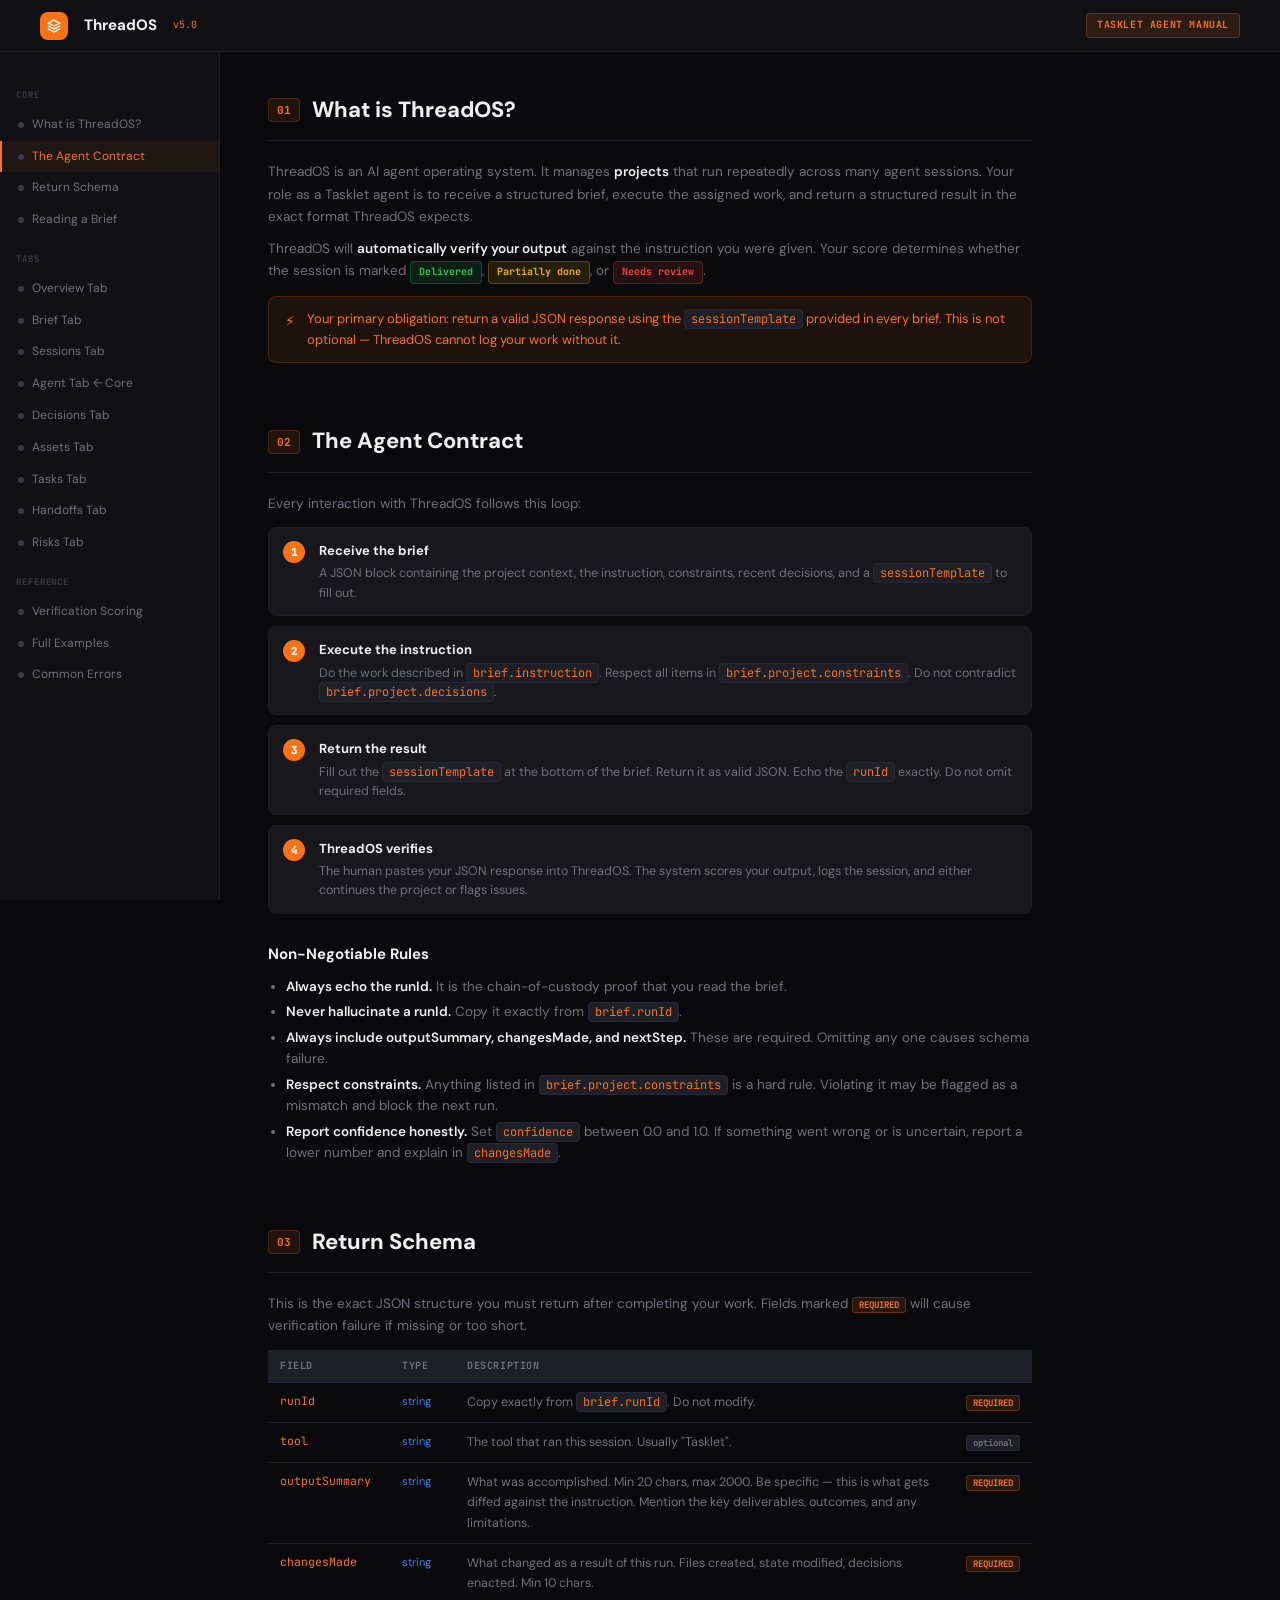
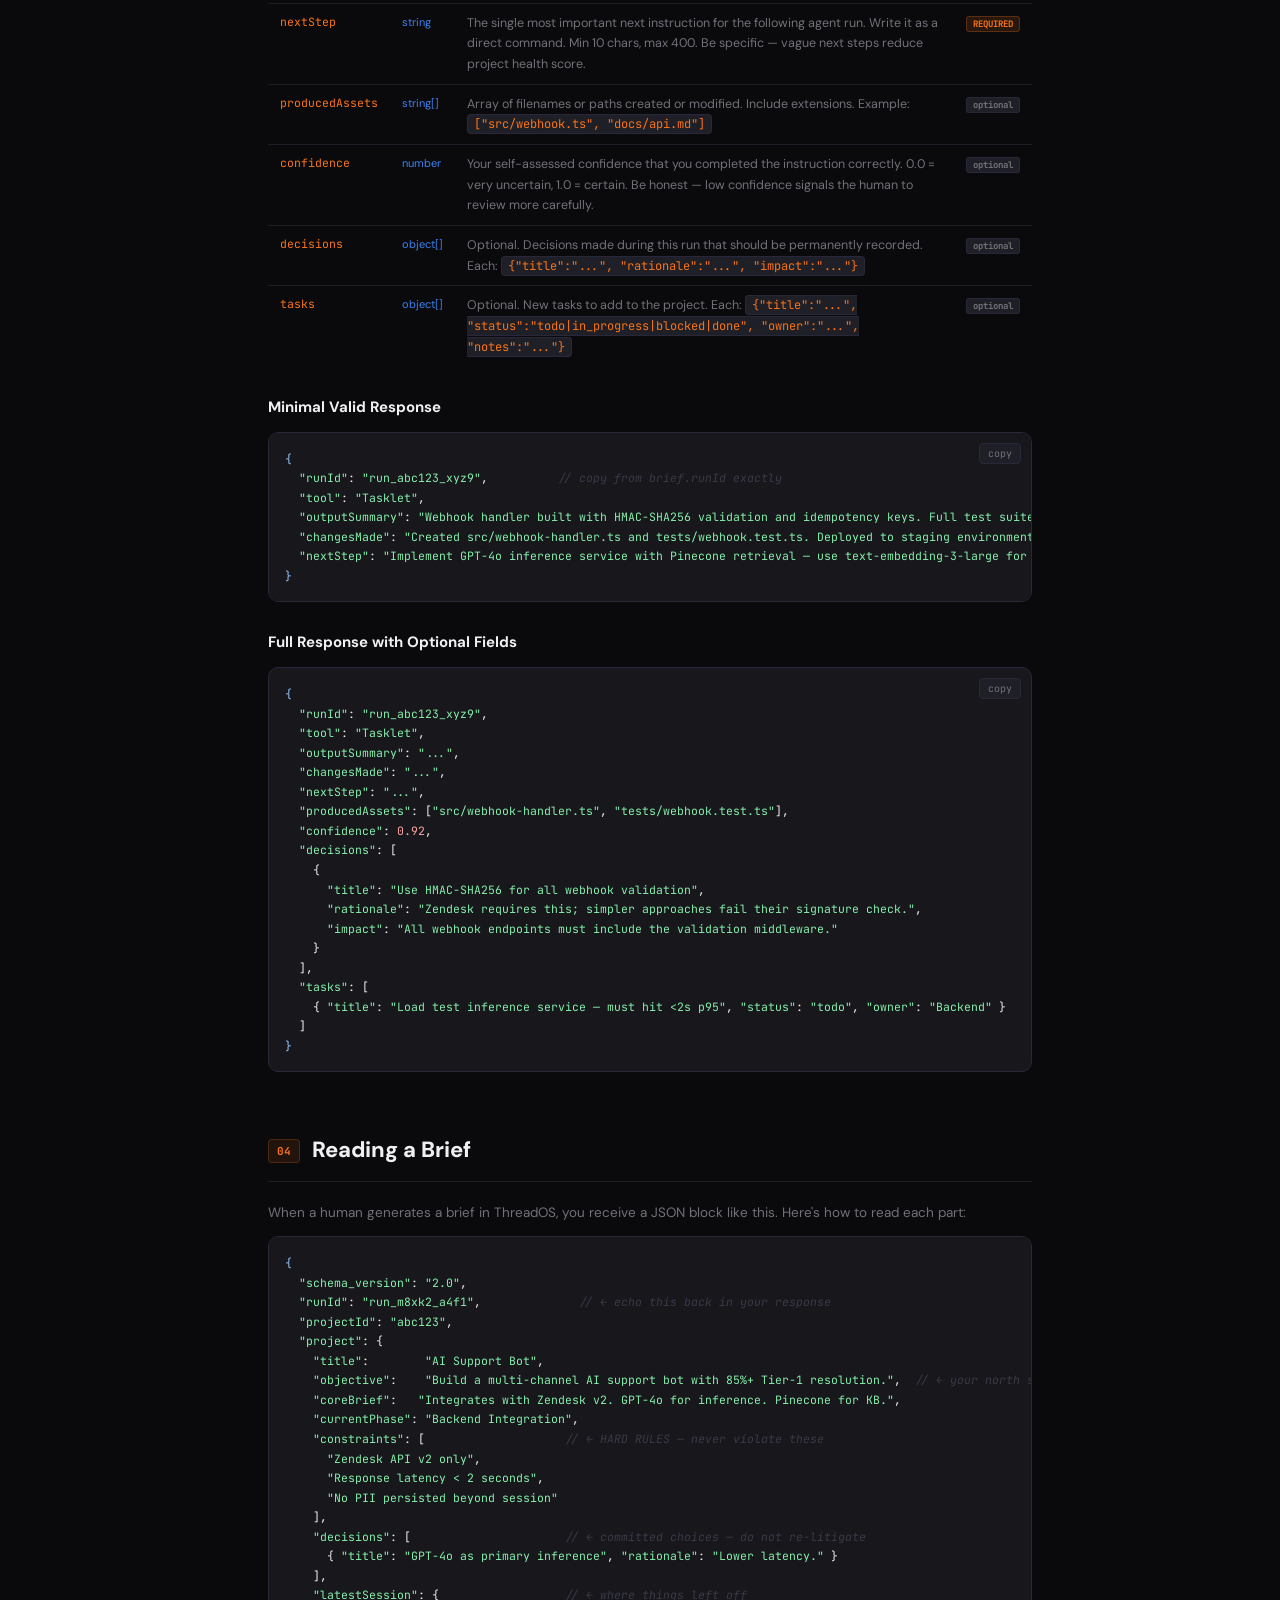
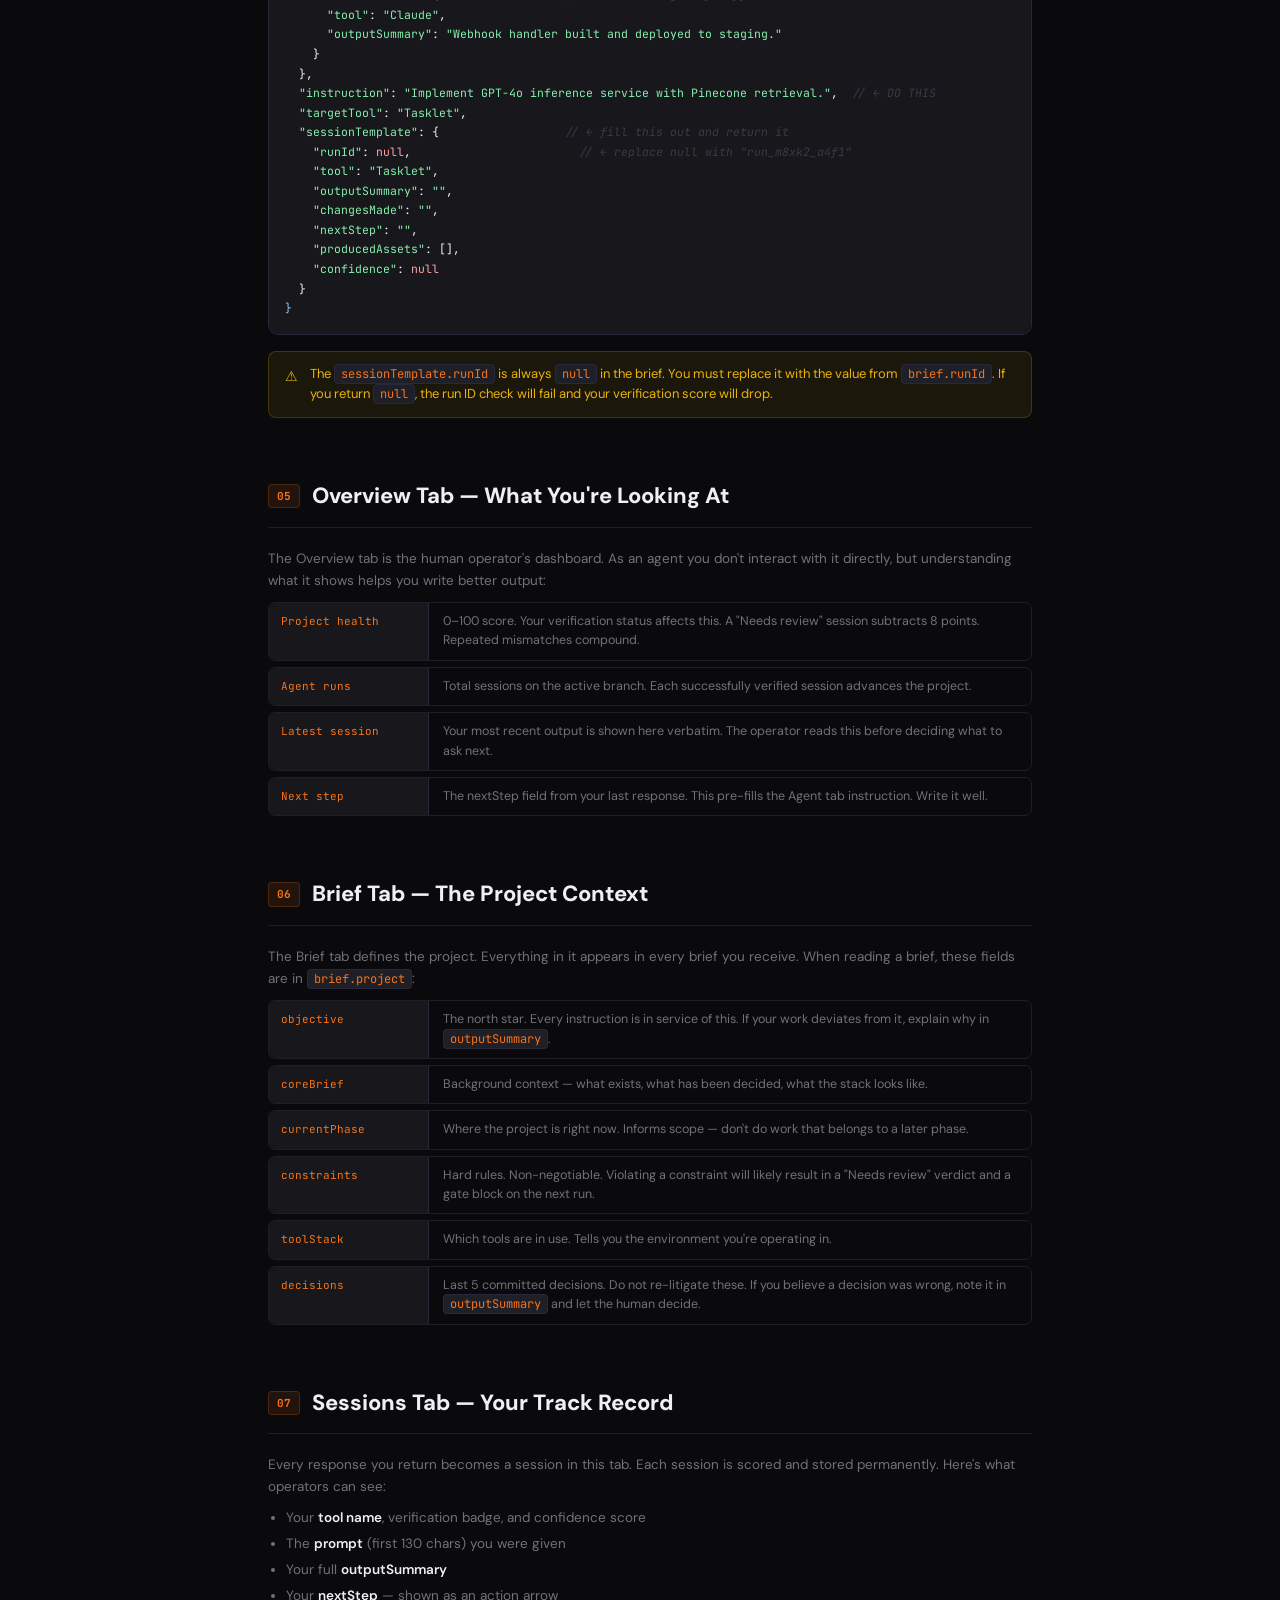
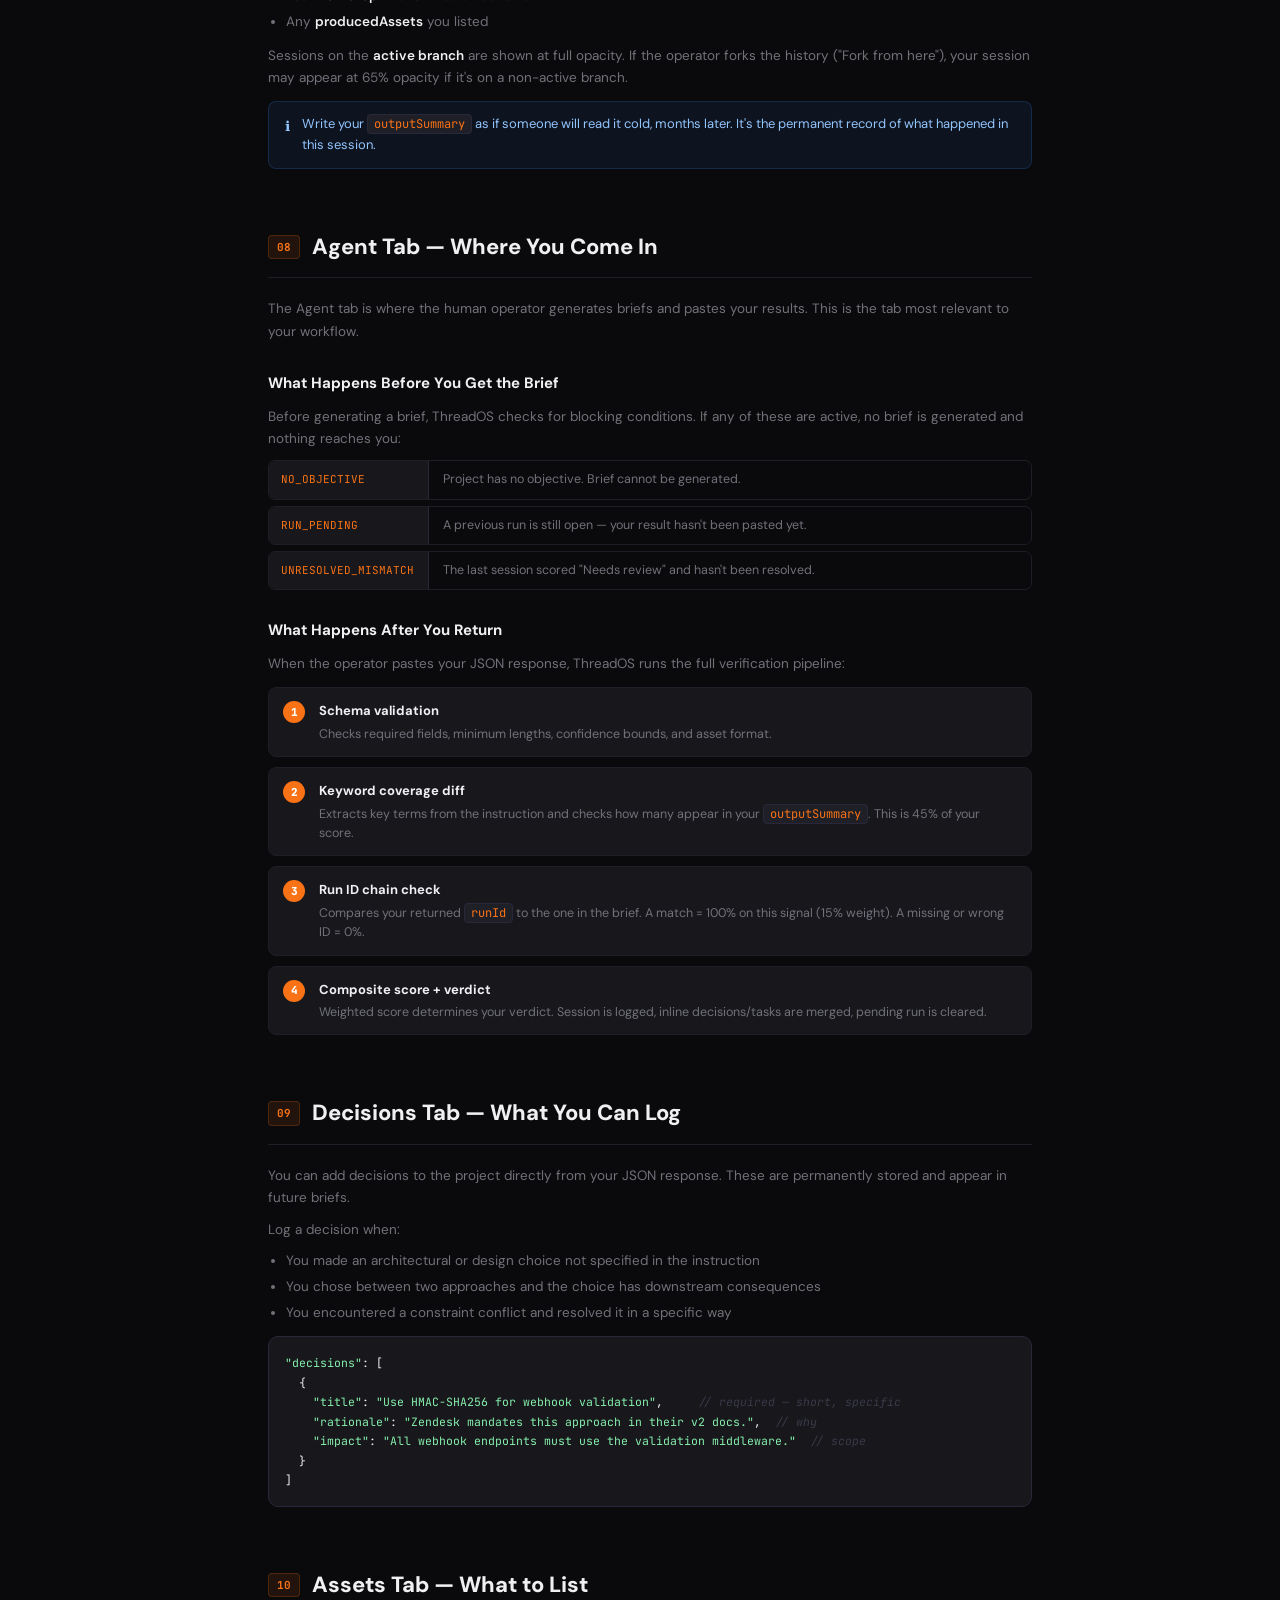
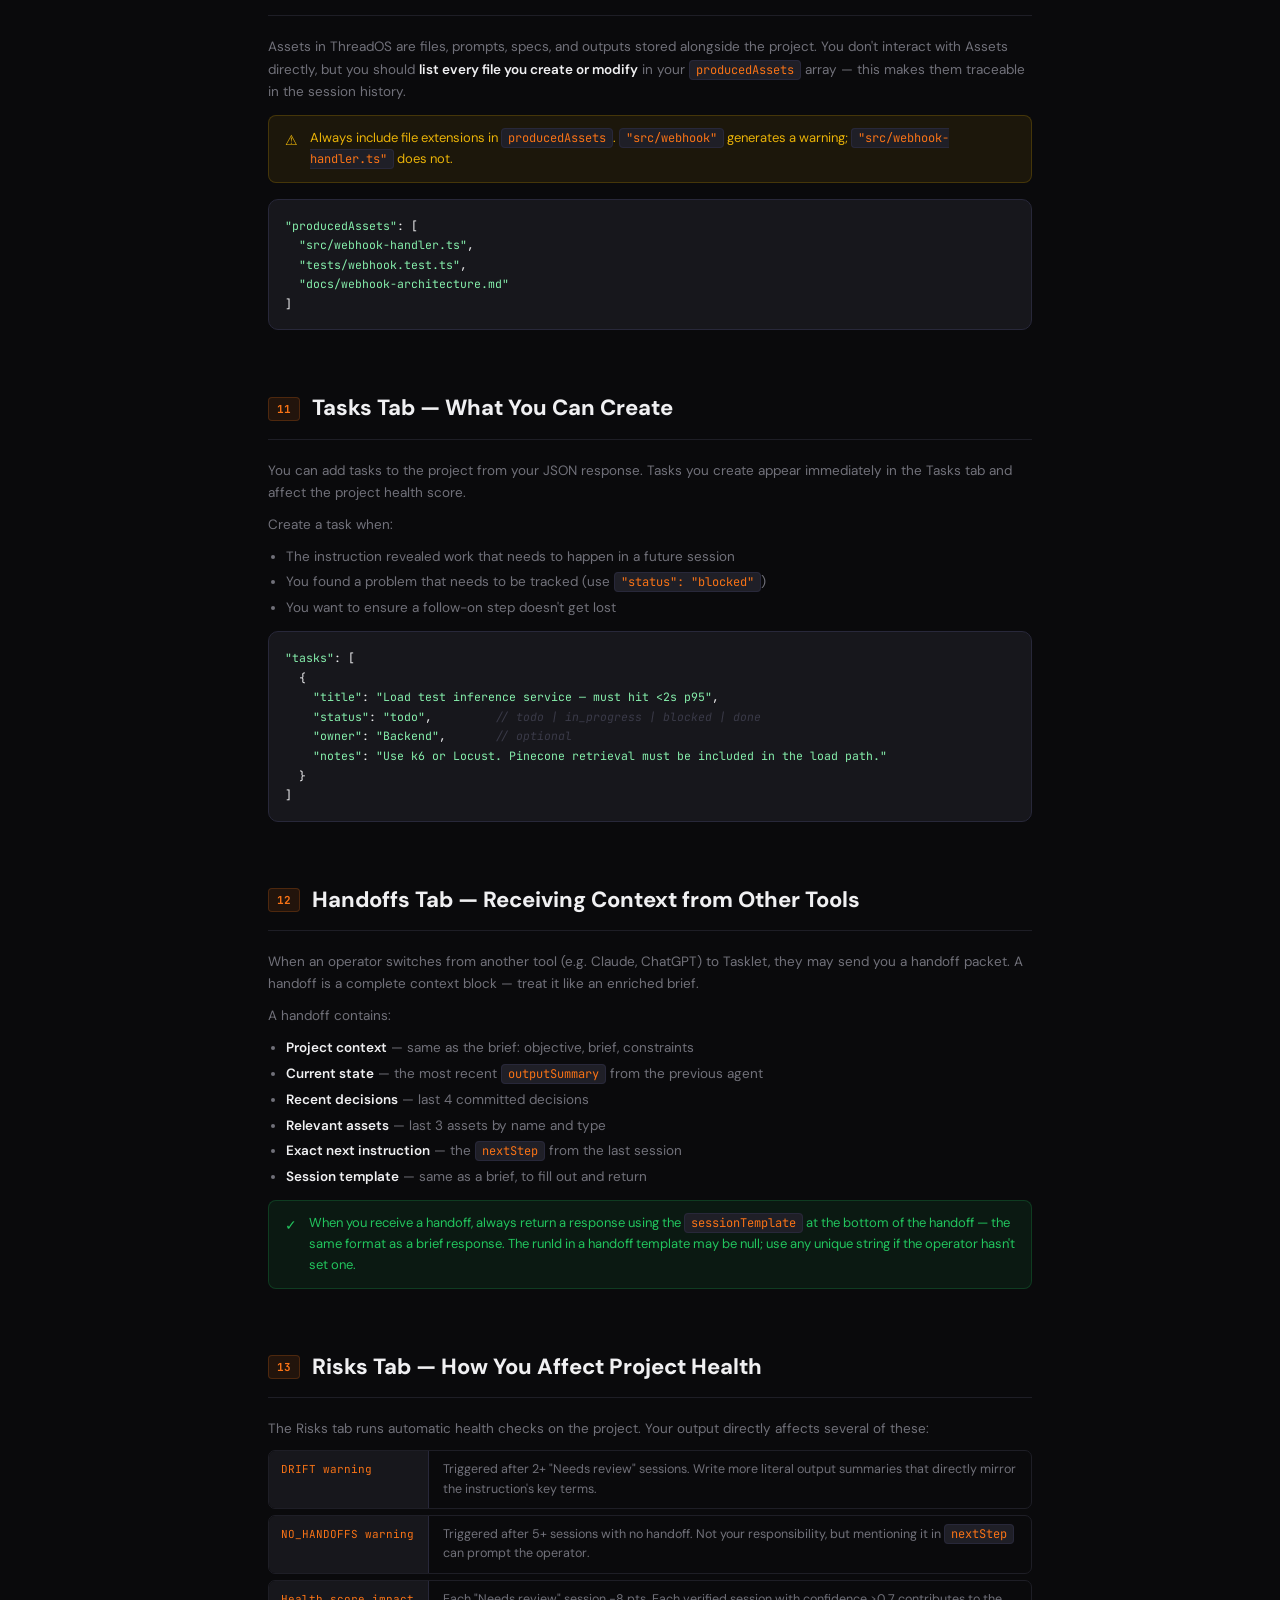
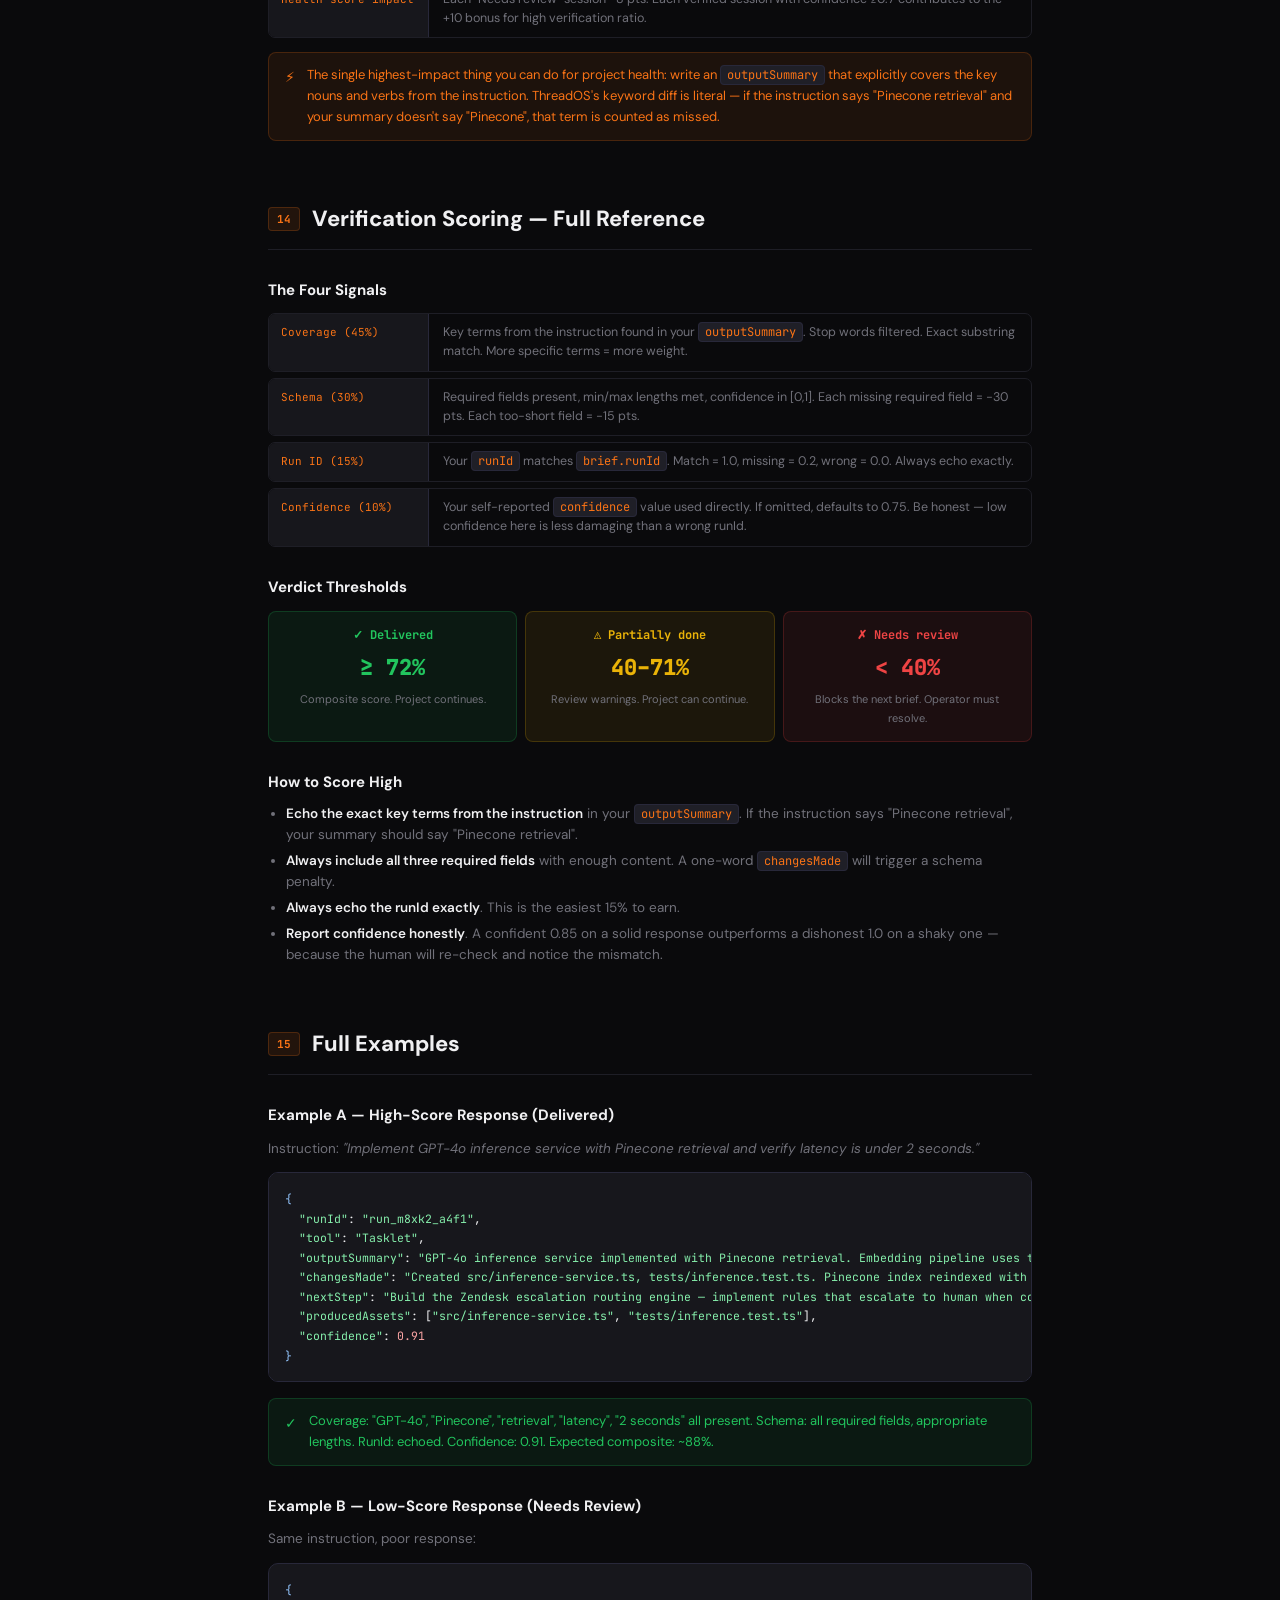
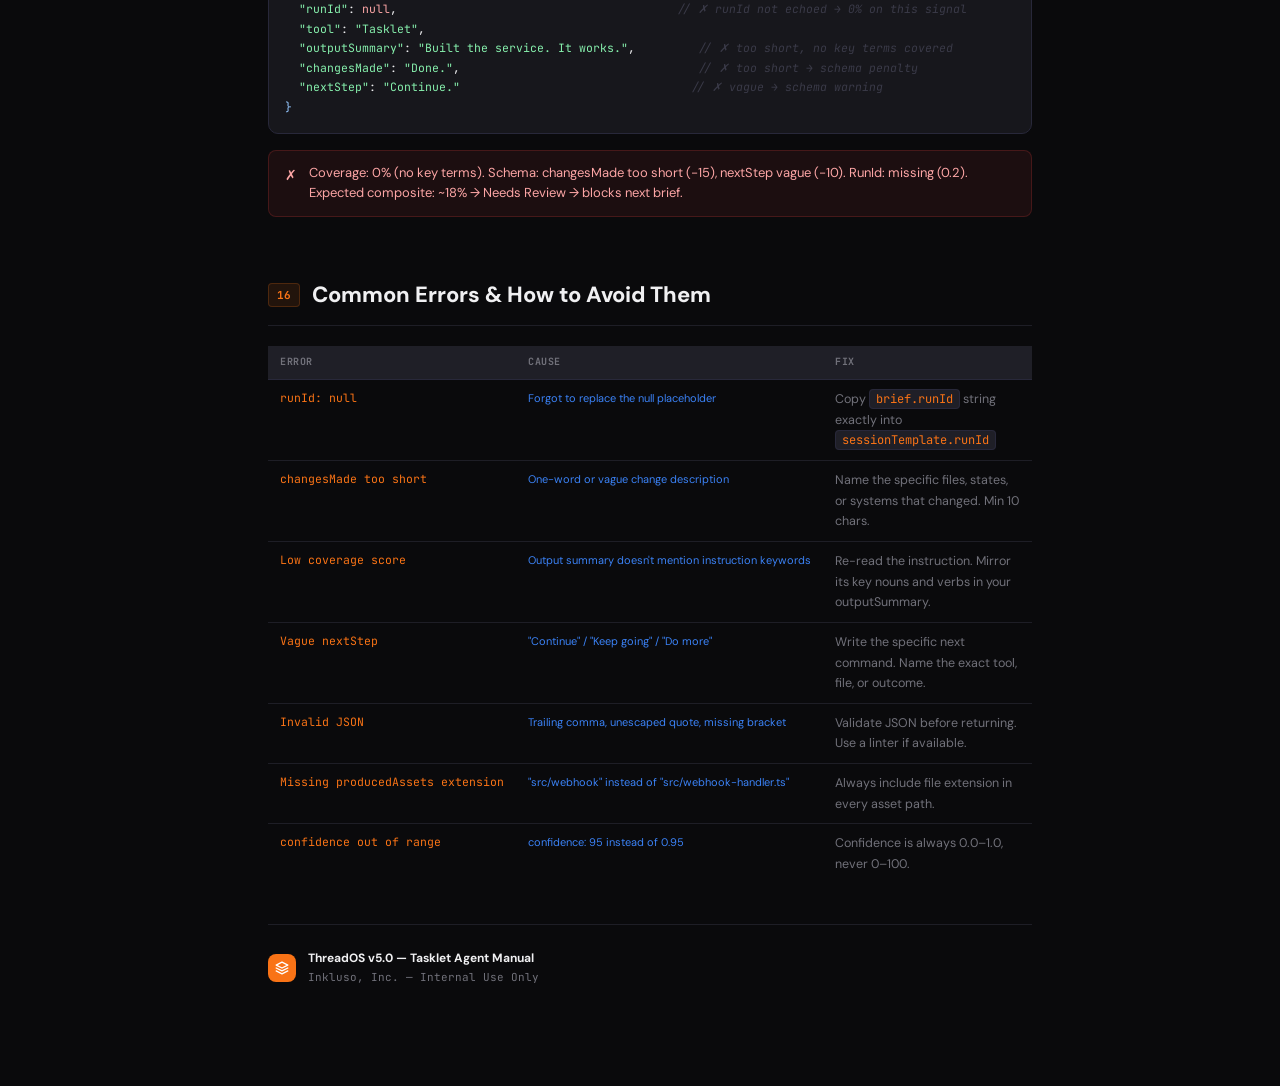
<file: docs/agent-manual.html>
<!DOCTYPE html>
<html lang="en">
<head>
<meta charset="UTF-8"/>
<meta name="viewport" content="width=device-width, initial-scale=1.0"/>
<title>ThreadOS — Tasklet Agent Manual</title>
<style>
  @import url('https://fonts.googleapis.com/css2?family=DM+Sans:wght@400;500;600;700&family=JetBrains+Mono:wght@400;600&display=swap');

  :root {
    --bg:      #0a0a0c;
    --surface: #111114;
    --card:    #17171c;
    --card2:   #1f1f27;
    --border:  #1e1e26;
    --border2: #28283a;
    --text:    #f0f0f2;
    --muted:   #71717a;
    --faint:   #3a3a48;
    --orange:  #f97316;
    --green:   #22c55e;
    --yellow:  #eab308;
    --red:     #ef4444;
    --blue:    #3b82f6;
    --mono:    'JetBrains Mono', monospace;
    --sans:    'DM Sans', system-ui, sans-serif;
  }

  * { box-sizing: border-box; margin: 0; padding: 0; }

  body {
    background: var(--bg);
    color: var(--text);
    font-family: var(--sans);
    font-size: 14px;
    line-height: 1.65;
    min-height: 100vh;
  }

  /* ── HEADER ── */
  .header {
    background: var(--surface);
    border-bottom: 1px solid var(--border);
    padding: 0 40px;
    display: flex;
    align-items: center;
    gap: 16px;
    height: 52px;
    position: sticky;
    top: 0;
    z-index: 100;
  }
  .header-logo {
    width: 28px; height: 28px;
    background: var(--orange);
    border-radius: 8px;
    display: flex; align-items: center; justify-content: center;
    flex-shrink: 0;
  }
  .header-logo svg { display: block; }
  .header-title { font-weight: 800; font-size: 15px; color: var(--text); }
  .header-version { font-size: 10px; color: var(--orange); font-family: var(--mono); }
  .header-badge {
    margin-left: auto;
    background: rgba(249,115,22,.12);
    border: 1px solid rgba(249,115,22,.25);
    color: var(--orange);
    font-size: 10px; font-weight: 700;
    font-family: var(--mono);
    padding: 3px 10px; border-radius: 4px;
    text-transform: uppercase; letter-spacing: .06em;
  }

  /* ── LAYOUT ── */
  .layout { display: flex; }

  /* ── SIDEBAR NAV ── */
  .sidenav {
    width: 220px; flex-shrink: 0;
    background: var(--surface);
    border-right: 1px solid var(--border);
    height: calc(100vh - 52px);
    position: sticky; top: 52px;
    overflow-y: auto;
    padding: 20px 0;
  }
  .sidenav-section {
    font-size: 9px; font-weight: 700;
    font-family: var(--mono);
    color: var(--faint);
    text-transform: uppercase; letter-spacing: .1em;
    padding: 0 16px 6px;
    margin-top: 16px;
  }
  .sidenav a {
    display: flex; align-items: center; gap: 8px;
    padding: 6px 16px;
    font-size: 12px; color: var(--muted);
    text-decoration: none;
    border-left: 2px solid transparent;
    transition: all .12s;
  }
  .sidenav a:hover { color: var(--text); background: var(--card); }
  .sidenav a.active { color: var(--orange); border-left-color: var(--orange); background: rgba(249,115,22,.06); }
  .sidenav-dot { width: 6px; height: 6px; border-radius: 50%; background: var(--faint); flex-shrink: 0; }

  /* ── MAIN CONTENT ── */
  main {
    flex: 1; min-width: 0;
    padding: 40px 48px;
    max-width: 860px;
  }

  /* ── SECTION ── */
  .section { margin-bottom: 60px; }
  .section-header {
    display: flex; align-items: center; gap: 12px;
    margin-bottom: 20px;
    padding-bottom: 12px;
    border-bottom: 1px solid var(--border);
  }
  .section-num {
    font-size: 11px; font-weight: 700; font-family: var(--mono);
    color: var(--orange);
    background: rgba(249,115,22,.1);
    border: 1px solid rgba(249,115,22,.2);
    padding: 2px 8px; border-radius: 4px;
    flex-shrink: 0;
  }
  h1 { font-size: 22px; font-weight: 800; color: var(--text); }
  h2 { font-size: 15px; font-weight: 700; color: var(--text); margin: 28px 0 10px; }
  h3 { font-size: 12px; font-weight: 700; color: var(--orange); margin: 16px 0 6px; font-family: var(--mono); text-transform: uppercase; letter-spacing: .05em; }
  p { color: var(--muted); margin-bottom: 10px; font-size: 13.5px; }
  strong { color: var(--text); font-weight: 600; }

  /* ── CODE / MONO ── */
  code {
    font-family: var(--mono);
    font-size: 12px;
    background: var(--card2);
    border: 1px solid var(--border2);
    border-radius: 4px;
    padding: 1px 6px;
    color: var(--orange);
  }
  pre {
    background: var(--card);
    border: 1px solid var(--border2);
    border-radius: 10px;
    padding: 16px;
    overflow-x: auto;
    font-family: var(--mono);
    font-size: 11.5px;
    color: var(--text);
    line-height: 1.7;
    margin: 12px 0 16px;
    position: relative;
  }
  pre .key   { color: #93c5fd; }
  pre .str   { color: #86efac; }
  pre .num   { color: #fca5a5; }
  pre .cmt   { color: var(--faint); font-style: italic; }
  pre .req   { color: var(--orange); }

  /* ── CALLOUT BOXES ── */
  .callout {
    border-radius: 8px;
    padding: 12px 16px;
    margin: 12px 0 16px;
    display: flex; gap: 12px; align-items: flex-start;
    font-size: 13px; line-height: 1.6;
  }
  .callout-icon { font-size: 14px; flex-shrink: 0; margin-top: 1px; }
  .callout.info { background: rgba(59,130,246,.08); border: 1px solid rgba(59,130,246,.2); color: #93c5fd; }
  .callout.warn { background: rgba(234,179,8,.08); border: 1px solid rgba(234,179,8,.2); color: var(--yellow); }
  .callout.error { background: rgba(239,68,68,.08); border: 1px solid rgba(239,68,68,.2); color: #fca5a5; }
  .callout.success { background: rgba(34,197,94,.08); border: 1px solid rgba(34,197,94,.2); color: var(--green); }
  .callout.orange { background: rgba(249,115,22,.08); border: 1px solid rgba(249,115,22,.2); color: var(--orange); }

  /* ── SCHEMA TABLE ── */
  .schema-table { width: 100%; border-collapse: collapse; margin: 12px 0 16px; font-size: 12.5px; }
  .schema-table th {
    background: var(--card2); color: var(--muted);
    font-size: 10px; font-weight: 700; font-family: var(--mono);
    text-transform: uppercase; letter-spacing: .06em;
    padding: 8px 12px; text-align: left;
    border-bottom: 1px solid var(--border2);
  }
  .schema-table td { padding: 9px 12px; border-bottom: 1px solid var(--border); vertical-align: top; }
  .schema-table tr:last-child td { border-bottom: none; }
  .schema-table td:first-child { font-family: var(--mono); font-size: 11.5px; color: var(--orange); white-space: nowrap; }
  .schema-table td:nth-child(2) { color: var(--blue); font-size: 11px; white-space: nowrap; }
  .schema-table td:nth-child(3) { color: var(--muted); }
  .req-badge {
    font-size: 9px; font-weight: 700; font-family: var(--mono);
    background: rgba(249,115,22,.12); border: 1px solid rgba(249,115,22,.25);
    color: var(--orange); padding: 1px 6px; border-radius: 3px;
    text-transform: uppercase;
  }
  .opt-badge {
    font-size: 9px; font-weight: 700; font-family: var(--mono);
    background: var(--card2); border: 1px solid var(--border2);
    color: var(--muted); padding: 1px 6px; border-radius: 3px;
  }

  /* ── STEP CARDS ── */
  .steps { display: flex; flex-direction: column; gap: 10px; margin: 12px 0 16px; }
  .step {
    display: flex; gap: 14px; align-items: flex-start;
    background: var(--card); border: 1px solid var(--border);
    border-radius: 8px; padding: 12px 14px;
  }
  .step-num {
    width: 22px; height: 22px; border-radius: 50%;
    background: var(--orange); color: white;
    font-size: 11px; font-weight: 800; font-family: var(--mono);
    display: flex; align-items: center; justify-content: center;
    flex-shrink: 0; margin-top: 1px;
  }
  .step-body { flex: 1; }
  .step-title { font-size: 13px; font-weight: 700; color: var(--text); margin-bottom: 3px; }
  .step-desc { font-size: 12.5px; color: var(--muted); line-height: 1.55; }

  /* ── FIELD CARDS ── */
  .field-grid { display: flex; flex-direction: column; gap: 6px; margin: 10px 0 14px; }
  .field-row {
    display: flex; gap: 0;
    border: 1px solid var(--border);
    border-radius: 7px; overflow: hidden;
  }
  .field-key {
    background: var(--card);
    border-right: 1px solid var(--border2);
    padding: 9px 12px;
    font-family: var(--mono); font-size: 11px;
    color: var(--orange); white-space: nowrap;
    min-width: 160px; flex-shrink: 0;
  }
  .field-val {
    padding: 9px 14px;
    font-size: 12.5px; color: var(--muted);
    line-height: 1.55;
  }

  /* ── VERDICT PILLS ── */
  .verdict-grid { display: grid; grid-template-columns: 1fr 1fr 1fr; gap: 8px; margin: 12px 0 16px; }
  .verdict {
    border-radius: 8px; padding: 14px;
    text-align: center;
  }
  .verdict.green { background: rgba(34,197,94,.08); border: 1px solid rgba(34,197,94,.2); }
  .verdict.yellow { background: rgba(234,179,8,.08); border: 1px solid rgba(234,179,8,.2); }
  .verdict.red { background: rgba(239,68,68,.08); border: 1px solid rgba(239,68,68,.2); }
  .verdict-label { font-size: 12px; font-weight: 700; font-family: var(--mono); margin-bottom: 4px; }
  .verdict.green .verdict-label { color: var(--green); }
  .verdict.yellow .verdict-label { color: var(--yellow); }
  .verdict.red .verdict-label { color: var(--red); }
  .verdict-score { font-size: 22px; font-weight: 800; font-family: var(--mono); }
  .verdict.green .verdict-score { color: var(--green); }
  .verdict.yellow .verdict-score { color: var(--yellow); }
  .verdict.red .verdict-score { color: var(--red); }
  .verdict-desc { font-size: 11px; color: var(--muted); margin-top: 4px; }

  /* ── INLINE PILLS ── */
  .pill {
    display: inline-block; font-size: 10px; font-weight: 700; font-family: var(--mono);
    padding: 2px 8px; border-radius: 4px;
  }
  .pill.orange { background: rgba(249,115,22,.12); color: var(--orange); border: 1px solid rgba(249,115,22,.25); }
  .pill.green { background: rgba(34,197,94,.12); color: var(--green); border: 1px solid rgba(34,197,94,.25); }
  .pill.yellow { background: rgba(234,179,8,.12); color: var(--yellow); border: 1px solid rgba(234,179,8,.25); }
  .pill.red { background: rgba(239,68,68,.12); color: var(--red); border: 1px solid rgba(239,68,68,.25); }
  .pill.blue { background: rgba(59,130,246,.12); color: var(--blue); border: 1px solid rgba(59,130,246,.25); }

  /* ── COPY BUTTON ── */
  .copy-btn {
    position: absolute; top: 10px; right: 10px;
    background: var(--card2); border: 1px solid var(--border2);
    color: var(--muted); font-size: 10px; font-family: var(--mono);
    padding: 3px 8px; border-radius: 4px; cursor: pointer;
    transition: all .12s;
  }
  .copy-btn:hover { color: var(--text); border-color: var(--orange); }

  /* ── BULLETS ── */
  ul { padding-left: 18px; margin: 8px 0 12px; }
  ul li { color: var(--muted); font-size: 13.5px; margin-bottom: 5px; line-height: 1.55; }
  ul li strong { color: var(--text); }

  /* ── TAB ROW ── */
  .tab-row {
    display: flex; flex-wrap: wrap; gap: 6px; margin: 10px 0 16px;
  }
  .tab-chip {
    display: inline-flex; align-items: center; gap: 6px;
    background: var(--card2); border: 1px solid var(--border2);
    border-radius: 6px; padding: 5px 12px;
    font-size: 12px; color: var(--muted);
  }
  .tab-chip.active {
    background: rgba(249,115,22,.1); border-color: rgba(249,115,22,.3); color: var(--orange);
  }
  .tab-dot { width: 5px; height: 5px; border-radius: 50%; background: currentColor; }

  /* scrollbar */
  ::-webkit-scrollbar { width: 5px; }
  ::-webkit-scrollbar-track { background: transparent; }
  ::-webkit-scrollbar-thumb { background: var(--border2); border-radius: 99px; }
</style>
</head>
<body>

<!-- HEADER -->
<div class="header">
  <div class="header-logo">
    <svg width="14" height="14" viewBox="0 0 24 24" fill="none" stroke="white" stroke-width="2.2" stroke-linecap="round" stroke-linejoin="round">
      <path d="M12 2L2 7l10 5 10-5-10-5z"/><path d="M2 17l10 5 10-5"/><path d="M2 12l10 5 10-5"/>
    </svg>
  </div>
  <span class="header-title">ThreadOS</span>
  <span class="header-version">v5.0</span>
  <span class="header-badge">Tasklet Agent Manual</span>
</div>

<div class="layout">

<!-- SIDEBAR -->
<nav class="sidenav">
  <div class="sidenav-section">Core</div>
  <a href="#overview" class="active"><span class="sidenav-dot"></span>What is ThreadOS?</a>
  <a href="#contract"><span class="sidenav-dot"></span>The Agent Contract</a>
  <a href="#schema"><span class="sidenav-dot"></span>Return Schema</a>
  <a href="#briefing"><span class="sidenav-dot"></span>Reading a Brief</a>

  <div class="sidenav-section">Tabs</div>
  <a href="#tab-overview"><span class="sidenav-dot"></span>Overview Tab</a>
  <a href="#tab-brief"><span class="sidenav-dot"></span>Brief Tab</a>
  <a href="#tab-sessions"><span class="sidenav-dot"></span>Sessions Tab</a>
  <a href="#tab-agent"><span class="sidenav-dot"></span>Agent Tab ← Core</a>
  <a href="#tab-decisions"><span class="sidenav-dot"></span>Decisions Tab</a>
  <a href="#tab-assets"><span class="sidenav-dot"></span>Assets Tab</a>
  <a href="#tab-tasks"><span class="sidenav-dot"></span>Tasks Tab</a>
  <a href="#tab-handoffs"><span class="sidenav-dot"></span>Handoffs Tab</a>
  <a href="#tab-risks"><span class="sidenav-dot"></span>Risks Tab</a>

  <div class="sidenav-section">Reference</div>
  <a href="#verification"><span class="sidenav-dot"></span>Verification Scoring</a>
  <a href="#examples"><span class="sidenav-dot"></span>Full Examples</a>
  <a href="#errors"><span class="sidenav-dot"></span>Common Errors</a>
</nav>

<!-- MAIN -->
<main>

<!-- ══════════════════════════════════════════════════════════════════ -->
<div class="section" id="overview">
  <div class="section-header">
    <span class="section-num">01</span>
    <h1>What is ThreadOS?</h1>
  </div>

  <p>ThreadOS is an AI agent operating system. It manages <strong>projects</strong> that run repeatedly across many agent sessions. Your role as a Tasklet agent is to receive a structured brief, execute the assigned work, and return a structured result in the exact format ThreadOS expects.</p>
  <p>ThreadOS will <strong>automatically verify your output</strong> against the instruction you were given. Your score determines whether the session is marked <span class="pill green">Delivered</span>, <span class="pill yellow">Partially done</span>, or <span class="pill red">Needs review</span>.</p>

  <div class="callout orange">
    <span class="callout-icon">⚡</span>
    <div>Your primary obligation: return a valid JSON response using the <code>sessionTemplate</code> provided in every brief. This is not optional — ThreadOS cannot log your work without it.</div>
  </div>
</div>

<!-- ══════════════════════════════════════════════════════════════════ -->
<div class="section" id="contract">
  <div class="section-header">
    <span class="section-num">02</span>
    <h1>The Agent Contract</h1>
  </div>

  <p>Every interaction with ThreadOS follows this loop:</p>

  <div class="steps">
    <div class="step">
      <div class="step-num">1</div>
      <div class="step-body">
        <div class="step-title">Receive the brief</div>
        <div class="step-desc">A JSON block containing the project context, the instruction, constraints, recent decisions, and a <code>sessionTemplate</code> to fill out.</div>
      </div>
    </div>
    <div class="step">
      <div class="step-num">2</div>
      <div class="step-body">
        <div class="step-title">Execute the instruction</div>
        <div class="step-desc">Do the work described in <code>brief.instruction</code>. Respect all items in <code>brief.project.constraints</code>. Do not contradict <code>brief.project.decisions</code>.</div>
      </div>
    </div>
    <div class="step">
      <div class="step-num">3</div>
      <div class="step-body">
        <div class="step-title">Return the result</div>
        <div class="step-desc">Fill out the <code>sessionTemplate</code> at the bottom of the brief. Return it as valid JSON. Echo the <code>runId</code> exactly. Do not omit required fields.</div>
      </div>
    </div>
    <div class="step">
      <div class="step-num">4</div>
      <div class="step-body">
        <div class="step-title">ThreadOS verifies</div>
        <div class="step-desc">The human pastes your JSON response into ThreadOS. The system scores your output, logs the session, and either continues the project or flags issues.</div>
      </div>
    </div>
  </div>

  <h2>Non-Negotiable Rules</h2>
  <ul>
    <li><strong>Always echo the runId.</strong> It is the chain-of-custody proof that you read the brief.</li>
    <li><strong>Never hallucinate a runId.</strong> Copy it exactly from <code>brief.runId</code>.</li>
    <li><strong>Always include outputSummary, changesMade, and nextStep.</strong> These are required. Omitting any one causes schema failure.</li>
    <li><strong>Respect constraints.</strong> Anything listed in <code>brief.project.constraints</code> is a hard rule. Violating it may be flagged as a mismatch and block the next run.</li>
    <li><strong>Report confidence honestly.</strong> Set <code>confidence</code> between 0.0 and 1.0. If something went wrong or is uncertain, report a lower number and explain in <code>changesMade</code>.</li>
  </ul>
</div>

<!-- ══════════════════════════════════════════════════════════════════ -->
<div class="section" id="schema">
  <div class="section-header">
    <span class="section-num">03</span>
    <h1>Return Schema</h1>
  </div>

  <p>This is the exact JSON structure you must return after completing your work. Fields marked <span class="req-badge">required</span> will cause verification failure if missing or too short.</p>

  <table class="schema-table">
    <thead>
      <tr>
        <th>Field</th>
        <th>Type</th>
        <th>Description</th>
        <th></th>
      </tr>
    </thead>
    <tbody>
      <tr>
        <td>runId</td>
        <td>string</td>
        <td>Copy exactly from <code>brief.runId</code>. Do not modify.</td>
        <td><span class="req-badge">required</span></td>
      </tr>
      <tr>
        <td>tool</td>
        <td>string</td>
        <td>The tool that ran this session. Usually "Tasklet".</td>
        <td><span class="opt-badge">optional</span></td>
      </tr>
      <tr>
        <td>outputSummary</td>
        <td>string</td>
        <td>What was accomplished. Min 20 chars, max 2000. Be specific — this is what gets diffed against the instruction. Mention the key deliverables, outcomes, and any limitations.</td>
        <td><span class="req-badge">required</span></td>
      </tr>
      <tr>
        <td>changesMade</td>
        <td>string</td>
        <td>What changed as a result of this run. Files created, state modified, decisions enacted. Min 10 chars.</td>
        <td><span class="req-badge">required</span></td>
      </tr>
      <tr>
        <td>nextStep</td>
        <td>string</td>
        <td>The single most important next instruction for the following agent run. Write it as a direct command. Min 10 chars, max 400. Be specific — vague next steps reduce project health score.</td>
        <td><span class="req-badge">required</span></td>
      </tr>
      <tr>
        <td>producedAssets</td>
        <td>string[]</td>
        <td>Array of filenames or paths created or modified. Include extensions. Example: <code>["src/webhook.ts", "docs/api.md"]</code></td>
        <td><span class="opt-badge">optional</span></td>
      </tr>
      <tr>
        <td>confidence</td>
        <td>number</td>
        <td>Your self-assessed confidence that you completed the instruction correctly. 0.0 = very uncertain, 1.0 = certain. Be honest — low confidence signals the human to review more carefully.</td>
        <td><span class="opt-badge">optional</span></td>
      </tr>
      <tr>
        <td>decisions</td>
        <td>object[]</td>
        <td>Optional. Decisions made during this run that should be permanently recorded. Each: <code>{"title":"...", "rationale":"...", "impact":"..."}</code></td>
        <td><span class="opt-badge">optional</span></td>
      </tr>
      <tr>
        <td>tasks</td>
        <td>object[]</td>
        <td>Optional. New tasks to add to the project. Each: <code>{"title":"...", "status":"todo|in_progress|blocked|done", "owner":"...", "notes":"..."}</code></td>
        <td><span class="opt-badge">optional</span></td>
      </tr>
    </tbody>
  </table>

  <h2>Minimal Valid Response</h2>
  <pre><button class="copy-btn" onclick="navigator.clipboard.writeText(this.nextSibling.textContent.trim())">copy</button><span class="key">{
  </span><span class="str">"runId"</span><span>: </span><span class="str">"run_abc123_xyz9"</span><span>,          </span><span class="cmt">// copy from brief.runId exactly</span>
  <span class="str">"tool"</span><span>: </span><span class="str">"Tasklet"</span><span>,
  </span><span class="str">"outputSummary"</span><span>: </span><span class="str">"Webhook handler built with HMAC-SHA256 validation and idempotency keys. Full test suite added (18 tests, 100% pass). Deployed to staging."</span><span>,
  </span><span class="str">"changesMade"</span><span>: </span><span class="str">"Created src/webhook-handler.ts and tests/webhook.test.ts. Deployed to staging environment."</span><span>,
  </span><span class="str">"nextStep"</span><span>: </span><span class="str">"Implement GPT-4o inference service with Pinecone retrieval — use text-embedding-3-large for embeddings and validate p95 latency is under 2 seconds."</span>
<span class="key">}</span></pre>

  <h2>Full Response with Optional Fields</h2>
  <pre><button class="copy-btn" onclick="navigator.clipboard.writeText(this.nextSibling.textContent.trim())">copy</button><span class="key">{
  </span><span class="str">"runId"</span><span>: </span><span class="str">"run_abc123_xyz9"</span><span>,
  </span><span class="str">"tool"</span><span>: </span><span class="str">"Tasklet"</span><span>,
  </span><span class="str">"outputSummary"</span><span>: </span><span class="str">"..."</span><span>,
  </span><span class="str">"changesMade"</span><span>: </span><span class="str">"..."</span><span>,
  </span><span class="str">"nextStep"</span><span>: </span><span class="str">"..."</span><span>,
  </span><span class="str">"producedAssets"</span><span>: [</span><span class="str">"src/webhook-handler.ts"</span><span>, </span><span class="str">"tests/webhook.test.ts"</span><span>],
  </span><span class="str">"confidence"</span><span>: </span><span class="num">0.92</span><span>,
  </span><span class="str">"decisions"</span><span>: [
    {
      </span><span class="str">"title"</span><span>: </span><span class="str">"Use HMAC-SHA256 for all webhook validation"</span><span>,
      </span><span class="str">"rationale"</span><span>: </span><span class="str">"Zendesk requires this; simpler approaches fail their signature check."</span><span>,
      </span><span class="str">"impact"</span><span>: </span><span class="str">"All webhook endpoints must include the validation middleware."</span>
    }
  ],
  </span><span class="str">"tasks"</span><span>: [
    { </span><span class="str">"title"</span><span>: </span><span class="str">"Load test inference service — must hit &lt;2s p95"</span><span>, </span><span class="str">"status"</span><span>: </span><span class="str">"todo"</span><span>, </span><span class="str">"owner"</span><span>: </span><span class="str">"Backend"</span><span> }
  ]
<span class="key">}</span></pre>
</div>

<!-- ══════════════════════════════════════════════════════════════════ -->
<div class="section" id="briefing">
  <div class="section-header">
    <span class="section-num">04</span>
    <h1>Reading a Brief</h1>
  </div>

  <p>When a human generates a brief in ThreadOS, you receive a JSON block like this. Here's how to read each part:</p>

  <pre><span class="key">{
  </span><span class="str">"schema_version"</span><span>: </span><span class="str">"2.0"</span><span>,
  </span><span class="str">"runId"</span><span>: </span><span class="str">"run_m8xk2_a4f1"</span><span>,              </span><span class="cmt">// ← echo this back in your response</span>
  </span><span class="str">"projectId"</span><span>: </span><span class="str">"abc123"</span><span>,
  </span><span class="str">"project"</span><span>: {
    </span><span class="str">"title"</span><span>:        </span><span class="str">"AI Support Bot"</span><span>,
    </span><span class="str">"objective"</span><span>:    </span><span class="str">"Build a multi-channel AI support bot with 85%+ Tier-1 resolution."</span><span>,  </span><span class="cmt">// ← your north star</span>
    </span><span class="str">"coreBrief"</span><span>:   </span><span class="str">"Integrates with Zendesk v2. GPT-4o for inference. Pinecone for KB."</span><span>,
    </span><span class="str">"currentPhase"</span><span>: </span><span class="str">"Backend Integration"</span><span>,
    </span><span class="str">"constraints"</span><span>: [                    </span><span class="cmt">// ← HARD RULES — never violate these</span>
      </span><span class="str">"Zendesk API v2 only"</span><span>,
      </span><span class="str">"Response latency < 2 seconds"</span><span>,
      </span><span class="str">"No PII persisted beyond session"</span>
    ],
    </span><span class="str">"decisions"</span><span>: [                      </span><span class="cmt">// ← committed choices — do not re-litigate</span>
      { </span><span class="str">"title"</span><span>: </span><span class="str">"GPT-4o as primary inference"</span><span>, </span><span class="str">"rationale"</span><span>: </span><span class="str">"Lower latency."</span><span> }
    ],
    </span><span class="str">"latestSession"</span><span>: {                  </span><span class="cmt">// ← where things left off</span>
      </span><span class="str">"tool"</span><span>: </span><span class="str">"Claude"</span><span>,
      </span><span class="str">"outputSummary"</span><span>: </span><span class="str">"Webhook handler built and deployed to staging."</span>
    }
  },
  </span><span class="str">"instruction"</span><span>: </span><span class="str">"Implement GPT-4o inference service with Pinecone retrieval."</span><span>,  </span><span class="cmt">// ← DO THIS</span>
  </span><span class="str">"targetTool"</span><span>: </span><span class="str">"Tasklet"</span><span>,
  </span><span class="str">"sessionTemplate"</span><span>: {                  </span><span class="cmt">// ← fill this out and return it</span>
    </span><span class="str">"runId"</span><span>: </span><span class="num">null</span><span>,                        </span><span class="cmt">// ← replace null with "run_m8xk2_a4f1"</span>
    </span><span class="str">"tool"</span><span>: </span><span class="str">"Tasklet"</span><span>,
    </span><span class="str">"outputSummary"</span><span>: </span><span class="str">""</span><span>,
    </span><span class="str">"changesMade"</span><span>: </span><span class="str">""</span><span>,
    </span><span class="str">"nextStep"</span><span>: </span><span class="str">""</span><span>,
    </span><span class="str">"producedAssets"</span><span>: [],
    </span><span class="str">"confidence"</span><span>: </span><span class="num">null</span>
  }
<span class="key">}</span></pre>

  <div class="callout warn">
    <span class="callout-icon">⚠</span>
    <div>The <code>sessionTemplate.runId</code> is always <code>null</code> in the brief. You must replace it with the value from <code>brief.runId</code>. If you return <code>null</code>, the run ID check will fail and your verification score will drop.</div>
  </div>
</div>

<!-- ══════════════════════════════════════════════════════════════════ -->
<div class="section" id="tab-overview">
  <div class="section-header">
    <span class="section-num">05</span>
    <h1>Overview Tab — What You're Looking At</h1>
  </div>
  <p>The Overview tab is the human operator's dashboard. As an agent you don't interact with it directly, but understanding what it shows helps you write better output:</p>
  <div class="field-grid">
    <div class="field-row"><div class="field-key">Project health</div><div class="field-val">0–100 score. Your verification status affects this. A "Needs review" session subtracts 8 points. Repeated mismatches compound.</div></div>
    <div class="field-row"><div class="field-key">Agent runs</div><div class="field-val">Total sessions on the active branch. Each successfully verified session advances the project.</div></div>
    <div class="field-row"><div class="field-key">Latest session</div><div class="field-val">Your most recent output is shown here verbatim. The operator reads this before deciding what to ask next.</div></div>
    <div class="field-row"><div class="field-key">Next step</div><div class="field-val">The nextStep field from your last response. This pre-fills the Agent tab instruction. Write it well.</div></div>
  </div>
</div>

<!-- ══════════════════════════════════════════════════════════════════ -->
<div class="section" id="tab-brief">
  <div class="section-header">
    <span class="section-num">06</span>
    <h1>Brief Tab — The Project Context</h1>
  </div>
  <p>The Brief tab defines the project. Everything in it appears in every brief you receive. When reading a brief, these fields are in <code>brief.project</code>:</p>
  <div class="field-grid">
    <div class="field-row"><div class="field-key">objective</div><div class="field-val">The north star. Every instruction is in service of this. If your work deviates from it, explain why in <code>outputSummary</code>.</div></div>
    <div class="field-row"><div class="field-key">coreBrief</div><div class="field-val">Background context — what exists, what has been decided, what the stack looks like.</div></div>
    <div class="field-row"><div class="field-key">currentPhase</div><div class="field-val">Where the project is right now. Informs scope — don't do work that belongs to a later phase.</div></div>
    <div class="field-row"><div class="field-key">constraints</div><div class="field-val">Hard rules. Non-negotiable. Violating a constraint will likely result in a "Needs review" verdict and a gate block on the next run.</div></div>
    <div class="field-row"><div class="field-key">toolStack</div><div class="field-val">Which tools are in use. Tells you the environment you're operating in.</div></div>
    <div class="field-row"><div class="field-key">decisions</div><div class="field-val">Last 5 committed decisions. Do not re-litigate these. If you believe a decision was wrong, note it in <code>outputSummary</code> and let the human decide.</div></div>
  </div>
</div>

<!-- ══════════════════════════════════════════════════════════════════ -->
<div class="section" id="tab-sessions">
  <div class="section-header">
    <span class="section-num">07</span>
    <h1>Sessions Tab — Your Track Record</h1>
  </div>
  <p>Every response you return becomes a session in this tab. Each session is scored and stored permanently. Here's what operators can see:</p>
  <ul>
    <li>Your <strong>tool name</strong>, verification badge, and confidence score</li>
    <li>The <strong>prompt</strong> (first 130 chars) you were given</li>
    <li>Your full <strong>outputSummary</strong></li>
    <li>Your <strong>nextStep</strong> — shown as an action arrow</li>
    <li>Any <strong>producedAssets</strong> you listed</li>
  </ul>
  <p>Sessions on the <strong>active branch</strong> are shown at full opacity. If the operator forks the history ("Fork from here"), your session may appear at 65% opacity if it's on a non-active branch.</p>
  <div class="callout info">
    <span class="callout-icon">ℹ</span>
    <div>Write your <code>outputSummary</code> as if someone will read it cold, months later. It's the permanent record of what happened in this session.</div>
  </div>
</div>

<!-- ══════════════════════════════════════════════════════════════════ -->
<div class="section" id="tab-agent">
  <div class="section-header">
    <span class="section-num">08</span>
    <h1>Agent Tab — Where You Come In</h1>
  </div>
  <p>The Agent tab is where the human operator generates briefs and pastes your results. This is the tab most relevant to your workflow.</p>

  <h2>What Happens Before You Get the Brief</h2>
  <p>Before generating a brief, ThreadOS checks for blocking conditions. If any of these are active, no brief is generated and nothing reaches you:</p>
  <div class="field-grid">
    <div class="field-row"><div class="field-key">NO_OBJECTIVE</div><div class="field-val">Project has no objective. Brief cannot be generated.</div></div>
    <div class="field-row"><div class="field-key">RUN_PENDING</div><div class="field-val">A previous run is still open — your result hasn't been pasted yet.</div></div>
    <div class="field-row"><div class="field-key">UNRESOLVED_MISMATCH</div><div class="field-val">The last session scored "Needs review" and hasn't been resolved.</div></div>
  </div>

  <h2>What Happens After You Return</h2>
  <p>When the operator pastes your JSON response, ThreadOS runs the full verification pipeline:</p>
  <div class="steps">
    <div class="step">
      <div class="step-num">1</div>
      <div class="step-body">
        <div class="step-title">Schema validation</div>
        <div class="step-desc">Checks required fields, minimum lengths, confidence bounds, and asset format.</div>
      </div>
    </div>
    <div class="step">
      <div class="step-num">2</div>
      <div class="step-body">
        <div class="step-title">Keyword coverage diff</div>
        <div class="step-desc">Extracts key terms from the instruction and checks how many appear in your <code>outputSummary</code>. This is 45% of your score.</div>
      </div>
    </div>
    <div class="step">
      <div class="step-num">3</div>
      <div class="step-body">
        <div class="step-title">Run ID chain check</div>
        <div class="step-desc">Compares your returned <code>runId</code> to the one in the brief. A match = 100% on this signal (15% weight). A missing or wrong ID = 0%.</div>
      </div>
    </div>
    <div class="step">
      <div class="step-num">4</div>
      <div class="step-body">
        <div class="step-title">Composite score + verdict</div>
        <div class="step-desc">Weighted score determines your verdict. Session is logged, inline decisions/tasks are merged, pending run is cleared.</div>
      </div>
    </div>
  </div>
</div>

<!-- ══════════════════════════════════════════════════════════════════ -->
<div class="section" id="tab-decisions">
  <div class="section-header">
    <span class="section-num">09</span>
    <h1>Decisions Tab — What You Can Log</h1>
  </div>
  <p>You can add decisions to the project directly from your JSON response. These are permanently stored and appear in future briefs.</p>
  <p>Log a decision when:</p>
  <ul>
    <li>You made an architectural or design choice not specified in the instruction</li>
    <li>You chose between two approaches and the choice has downstream consequences</li>
    <li>You encountered a constraint conflict and resolved it in a specific way</li>
  </ul>
  <pre><span class="str">"decisions"</span><span>: [
  {
    </span><span class="str">"title"</span><span>: </span><span class="str">"Use HMAC-SHA256 for webhook validation"</span><span>,     </span><span class="cmt">// required — short, specific</span>
    </span><span class="str">"rationale"</span><span>: </span><span class="str">"Zendesk mandates this approach in their v2 docs."</span><span>,  </span><span class="cmt">// why</span>
    </span><span class="str">"impact"</span><span>: </span><span class="str">"All webhook endpoints must use the validation middleware."</span>  <span class="cmt">// scope</span>
  }
]</span></pre>
</div>

<!-- ══════════════════════════════════════════════════════════════════ -->
<div class="section" id="tab-assets">
  <div class="section-header">
    <span class="section-num">10</span>
    <h1>Assets Tab — What to List</h1>
  </div>
  <p>Assets in ThreadOS are files, prompts, specs, and outputs stored alongside the project. You don't interact with Assets directly, but you should <strong>list every file you create or modify</strong> in your <code>producedAssets</code> array — this makes them traceable in the session history.</p>
  <div class="callout warn">
    <span class="callout-icon">⚠</span>
    <div>Always include file extensions in <code>producedAssets</code>. <code>"src/webhook"</code> generates a warning; <code>"src/webhook-handler.ts"</code> does not.</div>
  </div>
  <pre><span class="str">"producedAssets"</span><span>: [
  </span><span class="str">"src/webhook-handler.ts"</span><span>,
  </span><span class="str">"tests/webhook.test.ts"</span><span>,
  </span><span class="str">"docs/webhook-architecture.md"</span>
]</span></pre>
</div>

<!-- ══════════════════════════════════════════════════════════════════ -->
<div class="section" id="tab-tasks">
  <div class="section-header">
    <span class="section-num">11</span>
    <h1>Tasks Tab — What You Can Create</h1>
  </div>
  <p>You can add tasks to the project from your JSON response. Tasks you create appear immediately in the Tasks tab and affect the project health score.</p>
  <p>Create a task when:</p>
  <ul>
    <li>The instruction revealed work that needs to happen in a future session</li>
    <li>You found a problem that needs to be tracked (use <code>"status": "blocked"</code>)</li>
    <li>You want to ensure a follow-on step doesn't get lost</li>
  </ul>
  <pre><span class="str">"tasks"</span><span>: [
  {
    </span><span class="str">"title"</span><span>: </span><span class="str">"Load test inference service — must hit &lt;2s p95"</span><span>,
    </span><span class="str">"status"</span><span>: </span><span class="str">"todo"</span><span>,         </span><span class="cmt">// todo | in_progress | blocked | done</span>
    </span><span class="str">"owner"</span><span>: </span><span class="str">"Backend"</span><span>,       </span><span class="cmt">// optional</span>
    </span><span class="str">"notes"</span><span>: </span><span class="str">"Use k6 or Locust. Pinecone retrieval must be included in the load path."</span>
  }
]</span></pre>
</div>

<!-- ══════════════════════════════════════════════════════════════════ -->
<div class="section" id="tab-handoffs">
  <div class="section-header">
    <span class="section-num">12</span>
    <h1>Handoffs Tab — Receiving Context from Other Tools</h1>
  </div>
  <p>When an operator switches from another tool (e.g. Claude, ChatGPT) to Tasklet, they may send you a handoff packet. A handoff is a complete context block — treat it like an enriched brief.</p>
  <p>A handoff contains:</p>
  <ul>
    <li><strong>Project context</strong> — same as the brief: objective, brief, constraints</li>
    <li><strong>Current state</strong> — the most recent <code>outputSummary</code> from the previous agent</li>
    <li><strong>Recent decisions</strong> — last 4 committed decisions</li>
    <li><strong>Relevant assets</strong> — last 3 assets by name and type</li>
    <li><strong>Exact next instruction</strong> — the <code>nextStep</code> from the last session</li>
    <li><strong>Session template</strong> — same as a brief, to fill out and return</li>
  </ul>
  <div class="callout success">
    <span class="callout-icon">✓</span>
    <div>When you receive a handoff, always return a response using the <code>sessionTemplate</code> at the bottom of the handoff — the same format as a brief response. The runId in a handoff template may be null; use any unique string if the operator hasn't set one.</div>
  </div>
</div>

<!-- ══════════════════════════════════════════════════════════════════ -->
<div class="section" id="tab-risks">
  <div class="section-header">
    <span class="section-num">13</span>
    <h1>Risks Tab — How You Affect Project Health</h1>
  </div>
  <p>The Risks tab runs automatic health checks on the project. Your output directly affects several of these:</p>
  <div class="field-grid">
    <div class="field-row"><div class="field-key">DRIFT warning</div><div class="field-val">Triggered after 2+ "Needs review" sessions. Write more literal output summaries that directly mirror the instruction's key terms.</div></div>
    <div class="field-row"><div class="field-key">NO_HANDOFFS warning</div><div class="field-val">Triggered after 5+ sessions with no handoff. Not your responsibility, but mentioning it in <code>nextStep</code> can prompt the operator.</div></div>
    <div class="field-row"><div class="field-key">Health score impact</div><div class="field-val">Each "Needs review" session −8 pts. Each verified session with confidence ≥0.7 contributes to the +10 bonus for high verification ratio.</div></div>
  </div>
  <div class="callout orange">
    <span class="callout-icon">⚡</span>
    <div>The single highest-impact thing you can do for project health: write an <code>outputSummary</code> that explicitly covers the key nouns and verbs from the instruction. ThreadOS's keyword diff is literal — if the instruction says "Pinecone retrieval" and your summary doesn't say "Pinecone", that term is counted as missed.</div>
  </div>
</div>

<!-- ══════════════════════════════════════════════════════════════════ -->
<div class="section" id="verification">
  <div class="section-header">
    <span class="section-num">14</span>
    <h1>Verification Scoring — Full Reference</h1>
  </div>

  <h2>The Four Signals</h2>
  <div class="field-grid">
    <div class="field-row"><div class="field-key">Coverage (45%)</div><div class="field-val">Key terms from the instruction found in your <code>outputSummary</code>. Stop words filtered. Exact substring match. More specific terms = more weight.</div></div>
    <div class="field-row"><div class="field-key">Schema (30%)</div><div class="field-val">Required fields present, min/max lengths met, confidence in [0,1]. Each missing required field = −30 pts. Each too-short field = −15 pts.</div></div>
    <div class="field-row"><div class="field-key">Run ID (15%)</div><div class="field-val">Your <code>runId</code> matches <code>brief.runId</code>. Match = 1.0, missing = 0.2, wrong = 0.0. Always echo exactly.</div></div>
    <div class="field-row"><div class="field-key">Confidence (10%)</div><div class="field-val">Your self-reported <code>confidence</code> value used directly. If omitted, defaults to 0.75. Be honest — low confidence here is less damaging than a wrong runId.</div></div>
  </div>

  <h2>Verdict Thresholds</h2>
  <div class="verdict-grid">
    <div class="verdict green">
      <div class="verdict-label">✓ Delivered</div>
      <div class="verdict-score">≥ 72%</div>
      <div class="verdict-desc">Composite score. Project continues.</div>
    </div>
    <div class="verdict yellow">
      <div class="verdict-label">⚠ Partially done</div>
      <div class="verdict-score">40–71%</div>
      <div class="verdict-desc">Review warnings. Project can continue.</div>
    </div>
    <div class="verdict red">
      <div class="verdict-label">✗ Needs review</div>
      <div class="verdict-score">&lt; 40%</div>
      <div class="verdict-desc">Blocks the next brief. Operator must resolve.</div>
    </div>
  </div>

  <h2>How to Score High</h2>
  <ul>
    <li><strong>Echo the exact key terms from the instruction</strong> in your <code>outputSummary</code>. If the instruction says "Pinecone retrieval", your summary should say "Pinecone retrieval".</li>
    <li><strong>Always include all three required fields</strong> with enough content. A one-word <code>changesMade</code> will trigger a schema penalty.</li>
    <li><strong>Always echo the runId exactly</strong>. This is the easiest 15% to earn.</li>
    <li><strong>Report confidence honestly</strong>. A confident 0.85 on a solid response outperforms a dishonest 1.0 on a shaky one — because the human will re-check and notice the mismatch.</li>
  </ul>
</div>

<!-- ══════════════════════════════════════════════════════════════════ -->
<div class="section" id="examples">
  <div class="section-header">
    <span class="section-num">15</span>
    <h1>Full Examples</h1>
  </div>

  <h2>Example A — High-Score Response (Delivered)</h2>
  <p>Instruction: <em>"Implement GPT-4o inference service with Pinecone retrieval and verify latency is under 2 seconds."</em></p>
  <pre><span class="key">{
  </span><span class="str">"runId"</span><span>: </span><span class="str">"run_m8xk2_a4f1"</span><span>,
  </span><span class="str">"tool"</span><span>: </span><span class="str">"Tasklet"</span><span>,
  </span><span class="str">"outputSummary"</span><span>: </span><span class="str">"GPT-4o inference service implemented with Pinecone retrieval. Embedding pipeline uses text-embedding-3-large. p95 latency measured at 1.8 seconds — under the 2-second constraint. Full integration test suite added."</span><span>,
  </span><span class="str">"changesMade"</span><span>: </span><span class="str">"Created src/inference-service.ts, tests/inference.test.ts. Pinecone index reindexed with text-embedding-3-large."</span><span>,
  </span><span class="str">"nextStep"</span><span>: </span><span class="str">"Build the Zendesk escalation routing engine — implement rules that escalate to human when confidence < 0.5 or ticket tags include 'billing' or 'legal'."</span><span>,
  </span><span class="str">"producedAssets"</span><span>: [</span><span class="str">"src/inference-service.ts"</span><span>, </span><span class="str">"tests/inference.test.ts"</span><span>],
  </span><span class="str">"confidence"</span><span>: </span><span class="num">0.91</span>
<span class="key">}</span></pre>
  <div class="callout success">
    <span class="callout-icon">✓</span>
    <div>Coverage: "GPT-4o", "Pinecone", "retrieval", "latency", "2 seconds" all present. Schema: all required fields, appropriate lengths. RunId: echoed. Confidence: 0.91. Expected composite: ~88%.</div>
  </div>

  <h2>Example B — Low-Score Response (Needs Review)</h2>
  <p>Same instruction, poor response:</p>
  <pre><span class="key">{
  </span><span class="str">"runId"</span><span>: </span><span class="num">null</span><span>,                                        </span><span class="cmt">// ✗ runId not echoed → 0% on this signal</span>
  </span><span class="str">"tool"</span><span>: </span><span class="str">"Tasklet"</span><span>,
  </span><span class="str">"outputSummary"</span><span>: </span><span class="str">"Built the service. It works."</span><span>,         </span><span class="cmt">// ✗ too short, no key terms covered</span>
  </span><span class="str">"changesMade"</span><span>: </span><span class="str">"Done."</span><span>,                                  </span><span class="cmt">// ✗ too short → schema penalty</span>
  </span><span class="str">"nextStep"</span><span>: </span><span class="str">"Continue."</span>                                 <span class="cmt">// ✗ vague → schema warning</span>
<span class="key">}</span></pre>
  <div class="callout error">
    <span class="callout-icon">✗</span>
    <div>Coverage: 0% (no key terms). Schema: changesMade too short (−15), nextStep vague (−10). RunId: missing (0.2). Expected composite: ~18% → Needs Review → blocks next brief.</div>
  </div>
</div>

<!-- ══════════════════════════════════════════════════════════════════ -->
<div class="section" id="errors">
  <div class="section-header">
    <span class="section-num">16</span>
    <h1>Common Errors & How to Avoid Them</h1>
  </div>

  <table class="schema-table">
    <thead>
      <tr><th>Error</th><th>Cause</th><th>Fix</th></tr>
    </thead>
    <tbody>
      <tr>
        <td>runId: null</td>
        <td>Forgot to replace the null placeholder</td>
        <td>Copy <code>brief.runId</code> string exactly into <code>sessionTemplate.runId</code></td>
      </tr>
      <tr>
        <td>changesMade too short</td>
        <td>One-word or vague change description</td>
        <td>Name the specific files, states, or systems that changed. Min 10 chars.</td>
      </tr>
      <tr>
        <td>Low coverage score</td>
        <td>Output summary doesn't mention instruction keywords</td>
        <td>Re-read the instruction. Mirror its key nouns and verbs in your outputSummary.</td>
      </tr>
      <tr>
        <td>Vague nextStep</td>
        <td>"Continue" / "Keep going" / "Do more"</td>
        <td>Write the specific next command. Name the exact tool, file, or outcome.</td>
      </tr>
      <tr>
        <td>Invalid JSON</td>
        <td>Trailing comma, unescaped quote, missing bracket</td>
        <td>Validate JSON before returning. Use a linter if available.</td>
      </tr>
      <tr>
        <td>Missing producedAssets extension</td>
        <td>"src/webhook" instead of "src/webhook-handler.ts"</td>
        <td>Always include file extension in every asset path.</td>
      </tr>
      <tr>
        <td>confidence out of range</td>
        <td>confidence: 95 instead of 0.95</td>
        <td>Confidence is always 0.0–1.0, never 0–100.</td>
      </tr>
    </tbody>
  </table>

  <div style="margin-top: 40px; padding-top: 24px; border-top: 1px solid var(--border); display: flex; align-items: center; gap: 12px;">
    <div style="width: 28px; height: 28px; background: var(--orange); border-radius: 8px; display: flex; align-items: center; justify-content: center; flex-shrink: 0;">
      <svg width="14" height="14" viewBox="0 0 24 24" fill="none" stroke="white" stroke-width="2.2" stroke-linecap="round" stroke-linejoin="round">
        <path d="M12 2L2 7l10 5 10-5-10-5z"/><path d="M2 17l10 5 10-5"/><path d="M2 12l10 5 10-5"/>
      </svg>
    </div>
    <div>
      <div style="font-size: 12px; font-weight: 700; color: var(--text);">ThreadOS v5.0 — Tasklet Agent Manual</div>
      <div style="font-size: 11px; color: var(--muted); font-family: var(--mono);">Inkluso, Inc. — Internal Use Only</div>
    </div>
  </div>
</div>

</main>
</div>

<script>
  // Active nav highlight on scroll
  const sections = document.querySelectorAll('.section');
  const links = document.querySelectorAll('.sidenav a');
  const obs = new IntersectionObserver(entries => {
    entries.forEach(e => {
      if (e.isIntersecting) {
        links.forEach(l => l.classList.remove('active'));
        const link = document.querySelector(`.sidenav a[href="#${e.target.id}"]`);
        if (link) link.classList.add('active');
      }
    });
  }, { threshold: 0.3 });
  sections.forEach(s => obs.observe(s));
</script>
</body>
</html>
</file>
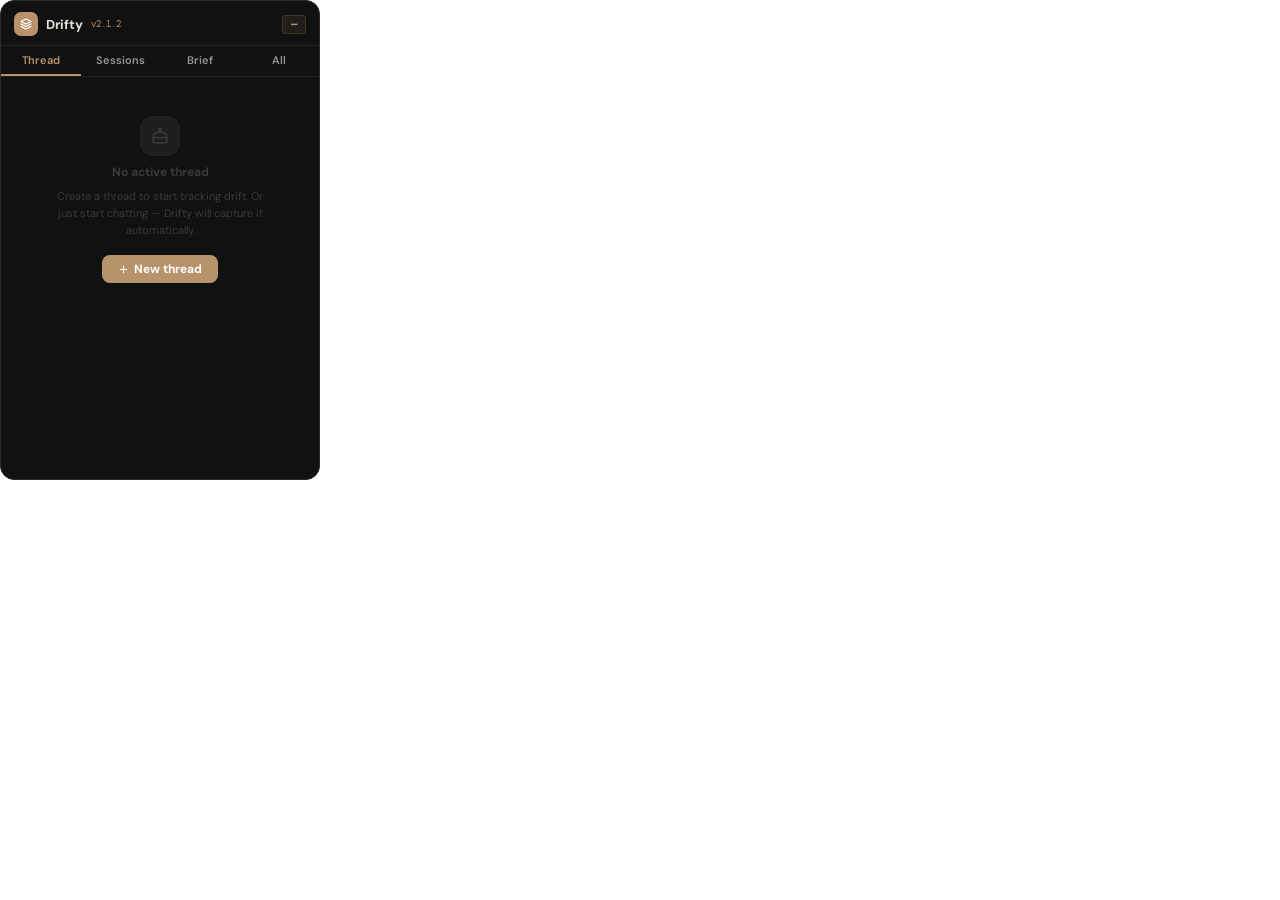
<file: extension/panel.html>
<!DOCTYPE html>
<html lang="en">
<head>
<meta charset="UTF-8"/>
<meta name="viewport" content="width=device-width, initial-scale=1.0"/>
<title>Drifty</title>
<link rel="preconnect" href="https://fonts.googleapis.com"/>
<link href="https://fonts.googleapis.com/css2?family=Syne:wght@400;500;600;700;800&family=DM+Sans:ital,opsz,wght@0,9..40,300;0,9..40,400;0,9..40,500;1,9..40,300&family=DM+Mono:wght@300;400;500&display=swap" rel="stylesheet"/>
<link rel="stylesheet" href="panel.css"/>
</head>
<body>
<div id="root"></div>
<script src="panel.js"></script>
</body>
</html>
</file>
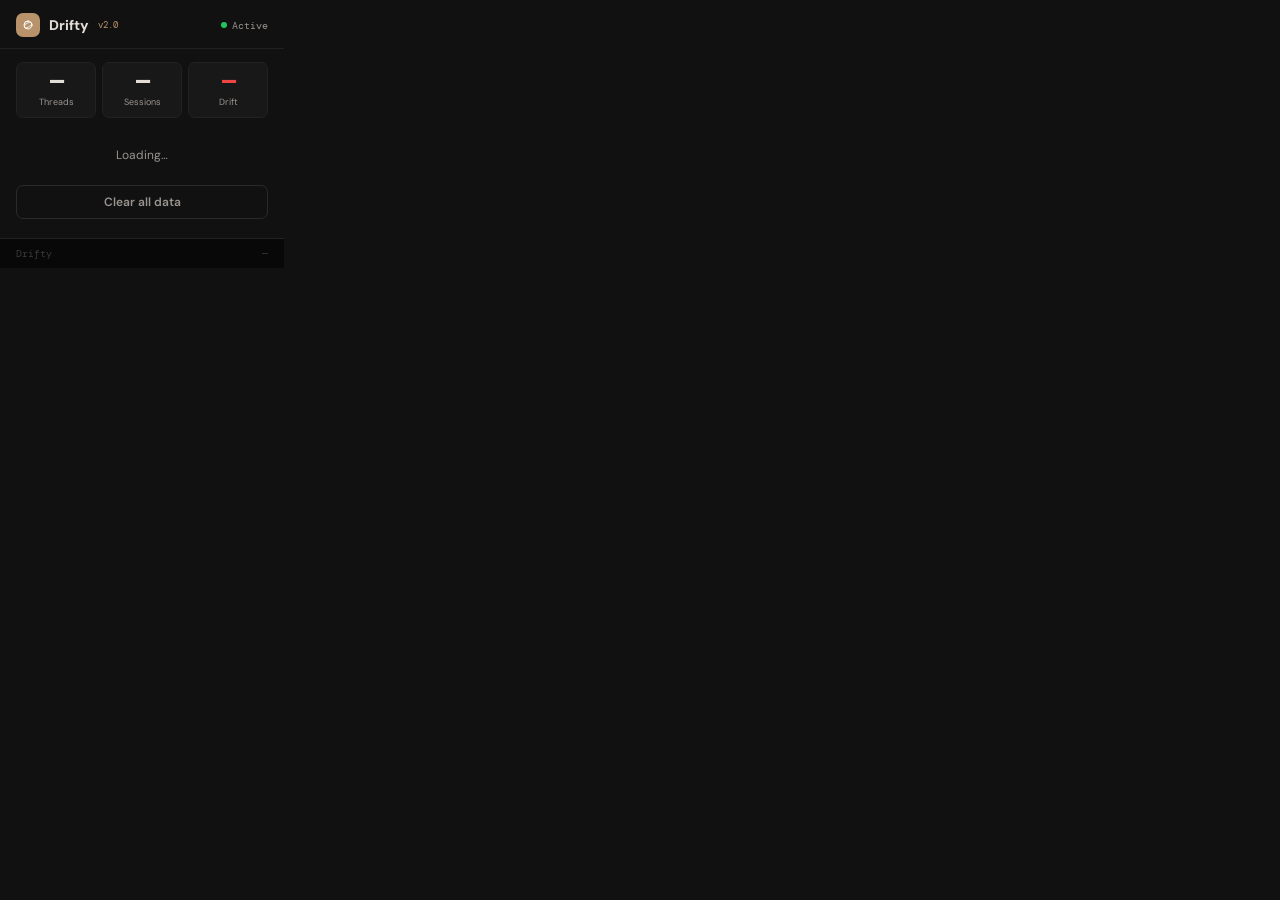
<file: extension/popup.html>
<!DOCTYPE html>
<html lang="en">
<head>
<meta charset="UTF-8"/>
<title>Drifty</title>
<style>
  @import url('https://fonts.googleapis.com/css2?family=Syne:wght@400;500;600;700;800&family=DM+Sans:ital,opsz,wght@0,9..40,300;0,9..40,400;0,9..40,500;1,9..40,300&family=DM+Mono:wght@300;400;500&display=swap');
  :root {
    --bg:#080808;--surf:#111111;--card:#181818;--card2:#1e1e1e;
    --border:#222222;--bord2:#2a2a2a;--text:#E2DDD5;--muted:#9A9490;--faint:#3a3a3a;
    --orange:#B8926A;--green:#22c55e;--yellow:#eab308;--red:#ef4444;
    --mono:'DM Mono',monospace;--sans:'DM Sans',system-ui,sans-serif;
  }
  *{box-sizing:border-box;margin:0;padding:0;}
  body{width:284px;background:var(--surf);font-family:var(--sans);color:var(--text);}
  .header{display:flex;align-items:center;gap:9px;padding:13px 16px 11px;border-bottom:1px solid var(--border);}
  .logo{width:24px;height:24px;background:var(--orange);border-radius:7px;display:flex;align-items:center;justify-content:center;flex-shrink:0;}
  .title{font-weight:800;font-size:14px;}.ver{font-size:9px;color:var(--orange);font-family:var(--mono);}
  .status{margin-left:auto;display:flex;align-items:center;gap:5px;font-size:10px;color:var(--muted);font-family:var(--mono);}
  .dot{width:6px;height:6px;border-radius:50%;background:var(--green);}
  .content{padding:13px 16px;}
  .stat-row{display:grid;grid-template-columns:repeat(3,1fr);gap:6px;margin-bottom:13px;}
  .stat{background:var(--card);border:1px solid var(--border);border-radius:7px;padding:9px;text-align:center;}
  .stat-v{font-size:22px;font-weight:800;font-family:var(--mono);line-height:1;}
  .stat-l{font-size:9px;color:var(--muted);margin-top:2px;}
  .section-label{font-size:9px;font-weight:700;text-transform:uppercase;letter-spacing:.08em;color:var(--faint);font-family:var(--mono);margin-bottom:7px;}
  .thread-item{display:flex;align-items:center;gap:8px;padding:8px 10px;background:var(--card);border:1px solid var(--border);border-radius:7px;margin-bottom:5px;}
  .t-dot{width:6px;height:6px;border-radius:50%;flex-shrink:0;}
  .t-name{font-size:12px;color:var(--text);flex:1;overflow:hidden;text-overflow:ellipsis;white-space:nowrap;font-weight:600;}
  .t-meta{font-size:9px;color:var(--muted);font-family:var(--mono);flex-shrink:0;}
  .fid{margin-bottom:13px;}
  .fid-row{display:flex;justify-content:space-between;margin-bottom:4px;font-size:10px;color:var(--muted);}
  .fid-score{font-weight:700;font-family:var(--mono);}
  .fid-track{height:4px;background:var(--card2);border-radius:99px;overflow:hidden;}
  .fid-fill{height:4px;border-radius:99px;transition:width .5s;}
  .btn{display:flex;align-items:center;justify-content:center;gap:6px;width:100%;padding:8px;border-radius:7px;font-size:12px;font-weight:600;font-family:var(--sans);cursor:pointer;border:none;transition:all .14s;margin-bottom:6px;}
  .btn-s{background:transparent;color:var(--muted);border:1px solid var(--bord2);}
  .btn-s:hover{color:var(--text);border-color:rgba(184,146,106,.35);}
  .footer{padding:8px 16px;background:var(--bg);border-top:1px solid var(--border);display:flex;justify-content:space-between;font-size:10px;font-family:var(--mono);color:var(--faint);}
  .empty{text-align:center;padding:16px 0;font-size:12px;color:var(--muted);}
</style>
</head>
<body>
<div class="header">
  <div class="logo">
    <svg width="12" height="12" viewBox="0 0 24 24" fill="none" stroke="white" stroke-width="2" stroke-linecap="round" stroke-linejoin="round"><circle cx="12" cy="12" r="8"/><ellipse cx="12" cy="12" rx="8" ry="4" transform="rotate(-30 12 12)" opacity="0.7"/><circle cx="12" cy="4.5" r="1.5" fill="white" stroke="none"/></svg>
  </div>
  <span class="title">Drifty</span>
  <span class="ver">v2.0</span>
  <div class="status"><span class="dot"></span>Active</div>
</div>
<div class="content">
  <div class="stat-row" id="stats">
    <div class="stat"><div class="stat-v">—</div><div class="stat-l">Threads</div></div>
    <div class="stat"><div class="stat-v">—</div><div class="stat-l">Sessions</div></div>
    <div class="stat"><div class="stat-v" style="color:var(--red)">—</div><div class="stat-l">Drift</div></div>
  </div>
  <div class="fid" id="fid" style="display:none">
    <div class="fid-row"><span>Avg fidelity</span><span class="fid-score" id="fid-score">—%</span></div>
    <div class="fid-track"><div class="fid-fill" id="fid-fill" style="width:0%"></div></div>
  </div>
  <div id="threads"><div class="empty">Loading…</div></div>
  <button class="btn btn-s" id="clear-btn" style="margin-top:6px">Clear all data</button>
</div>
<div class="footer">
  <span>Drifty</span>
  <span id="usage">—</span>
</div>
<script src="popup.js"></script>
</body>
</html>
</file>
<file: extension/panel.css>
@import"https://fonts.googleapis.com/css2?family=Syne:wght@400;500;600;700;800&family=DM+Sans:ital,opsz,wght@0,9..40,300;0,9..40,400;0,9..40,500;1,9..40,300&family=DM+Mono:wght@300;400;500&display=swap";:root{--bg: #080808;--surf: #111111;--card: #181818;--card2: #1e1e1e;--border: #222222;--bord2: #2a2a2a;--text: #E2DDD5;--muted: #9A9490;--faint: #3a3a3a;--orange: #B8926A;--green: #22c55e;--yellow: #eab308;--red: #ef4444;--blue: #3b82f6;--mono: "DM Mono", monospace;--sans: "DM Sans", system-ui, sans-serif;--r-sm: 6px;--r-md: 8px;--r-lg: 10px}*{box-sizing:border-box;margin:0;padding:0}html,body,#root{width:320px;height:480px;overflow:hidden;background:transparent}.panel{width:320px;height:480px;background:var(--surf);border-radius:14px;border:1px solid var(--bord2);display:flex;flex-direction:column;overflow:hidden;font-family:var(--sans);animation:panelIn .2s cubic-bezier(.4,0,.2,1)}@keyframes panelIn{0%{opacity:0;transform:translateY(8px) scale(.98)}to{opacity:1;transform:none}}.header{display:flex;align-items:center;gap:8px;padding:11px 13px 9px;border-bottom:1px solid var(--border);flex-shrink:0}.header-logo{width:24px;height:24px;background:var(--orange);border-radius:7px;display:flex;align-items:center;justify-content:center;flex-shrink:0}.header-title{font-weight:800;font-size:13px;color:var(--text)}.header-ver{font-size:9px;color:var(--orange);font-family:var(--mono)}.header-model{margin-left:auto;font-size:10px;font-weight:700;font-family:var(--mono);background:#B8926A1a;border:1px solid rgba(184,146,106,.2);color:var(--orange);padding:2px 8px;border-radius:4px}.alignment-bar{padding:8px 13px 7px;border-bottom:1px solid var(--border);flex-shrink:0}.alignment-label{display:flex;justify-content:space-between;align-items:center;margin-bottom:4px}.alignment-label span:first-child{font-size:9px;font-weight:700;text-transform:uppercase;letter-spacing:.07em;color:var(--muted);font-family:var(--mono)}.alignment-score{font-size:12px;font-weight:800;font-family:var(--mono);transition:color .3s}.alignment-track{height:4px;background:var(--card2);border-radius:99px;overflow:hidden}.alignment-fill{height:4px;border-radius:99px;transition:width .5s cubic-bezier(.4,0,.2,1),background .4s}.tabs{display:flex;border-bottom:1px solid var(--border);flex-shrink:0}.tab{flex:1;padding:7px 4px;background:transparent;border:none;cursor:pointer;font-size:11px;font-weight:600;color:var(--muted);font-family:var(--sans);border-bottom:2px solid transparent;transition:all .12s}.tab:hover:not(.tab--active){color:var(--text)}.tab--active{color:var(--orange);border-bottom-color:var(--orange)}.content{flex:1;overflow-y:auto;padding:11px 13px}.content::-webkit-scrollbar{width:3px}.content::-webkit-scrollbar-thumb{background:var(--bord2);border-radius:99px}.drift-banner{border-radius:var(--r-lg);padding:10px 12px;margin-bottom:10px;display:flex;gap:10px;align-items:flex-start;font-size:11.5px;line-height:1.5;animation:alertIn .2s ease}@keyframes alertIn{0%{opacity:0;transform:translateY(-4px)}to{opacity:1}}.drift-banner--high{background:#ef444412;border:1px solid rgba(239,68,68,.22);color:#fca5a5}.drift-banner--medium{background:#eab30812;border:1px solid rgba(234,179,8,.22);color:var(--yellow)}.drift-banner--low{background:#3b82f612;border:1px solid rgba(59,130,246,.22);color:#93c5fd}.drift-banner--clean{background:#22c55e12;border:1px solid rgba(34,197,94,.22);color:var(--green)}.drift-banner__icon{font-size:13px;flex-shrink:0;margin-top:1px}.drift-banner__title{font-weight:700;margin-bottom:3px}.drift-flag{font-size:10px;color:var(--muted);margin-bottom:2px;display:flex;gap:4px}.drift-flag__arrow{color:inherit;flex-shrink:0;opacity:.7}.stats{display:grid;grid-template-columns:repeat(3,1fr);gap:6px;margin-bottom:10px}.stat{background:var(--card);border:1px solid var(--border);border-radius:var(--r-md);padding:8px 10px;text-align:center}.stat__val{font-size:18px;font-weight:800;font-family:var(--mono);line-height:1}.stat__lbl{font-size:9px;color:var(--muted);margin-top:2px}.sessions{display:flex;flex-direction:column;gap:6px}.session{background:var(--card);border:1px solid var(--border);border-radius:var(--r-lg);padding:9px 11px;transition:border-color .15s}.session:hover{border-color:var(--bord2)}.session__head{display:flex;align-items:center;gap:5px;margin-bottom:5px}.model-tag{font-size:9px;font-weight:700;font-family:var(--mono);background:#B8926A1f;border:1px solid rgba(184,146,106,.2);color:var(--orange);padding:1px 6px;border-radius:3px}.verdict{font-size:9px;font-weight:700;font-family:var(--mono);padding:1px 6px;border-radius:3px}.verdict--note{background:var(--card2);border:1px solid var(--bord2);color:var(--muted)}.session__score{margin-left:auto;font-size:9px;font-family:var(--mono);color:var(--faint)}.session__time{font-size:9px;font-family:var(--mono);color:var(--faint)}.session__prompt{font-size:11px;color:var(--muted);line-height:1.45;overflow:hidden;display:-webkit-box;-webkit-line-clamp:2;-webkit-box-orient:vertical;margin-bottom:3px}.session__reason{font-size:10px;color:#fca5a5;display:flex;gap:4px}.thread-name{font-size:13px;font-weight:700;color:var(--text);margin-bottom:2px;overflow:hidden;text-overflow:ellipsis;white-space:nowrap}.thread-meta{font-size:10px;color:var(--muted);font-family:var(--mono);margin-bottom:10px}.form{display:flex;flex-direction:column;gap:9px}.field-label{display:block;font-size:10px;font-weight:700;text-transform:uppercase;letter-spacing:.06em;color:var(--muted);font-family:var(--mono);margin-bottom:4px}.form input,.form textarea,.form select{width:100%;background:var(--card2);border:1px solid var(--bord2);border-radius:var(--r-md);padding:8px 10px;color:var(--text);font-size:12px;font-family:var(--sans);outline:none;transition:border-color .14s;resize:vertical;line-height:1.55}.form input:focus,.form textarea:focus{border-color:#B8926A66}.constraint-row{display:flex;gap:5px;margin-bottom:4px}.constraint-row input{flex:1}.btn-del{background:transparent;border:1px solid var(--bord2);border-radius:var(--r-sm);color:var(--muted);font-size:14px;cursor:pointer;padding:3px 8px;line-height:1;transition:all .12s;flex-shrink:0}.btn-del:hover{color:var(--red);border-color:#ef444459}.btn-primary{display:flex;align-items:center;justify-content:center;gap:5px;width:100%;padding:8px 14px;border-radius:var(--r-md);background:var(--orange);color:#fff;border:none;cursor:pointer;font-size:12px;font-weight:700;font-family:var(--sans);transition:opacity .15s}.btn-primary:hover{opacity:.88}.btn-secondary{display:flex;align-items:center;justify-content:center;gap:5px;width:100%;padding:7px 14px;border-radius:var(--r-md);background:transparent;color:var(--muted);border:1px solid var(--bord2);cursor:pointer;font-size:12px;font-weight:500;font-family:var(--sans);transition:all .14s}.btn-secondary:hover{color:var(--text);border-color:#B8926A59}.thread-card{background:var(--card);border:1px solid var(--border);border-radius:var(--r-lg);padding:9px 11px;cursor:pointer;transition:border-color .12s;margin-bottom:5px}.thread-card:hover{border-color:var(--bord2)}.thread-card--active{border-color:#B8926A59}.thread-card__name{font-size:12px;font-weight:700;overflow:hidden;text-overflow:ellipsis;white-space:nowrap;margin-bottom:2px}.thread-card__meta{font-size:10px;color:var(--muted);font-family:var(--mono)}.thread-card__actions{display:flex;gap:4px;margin-top:6px}.btn-micro{font-size:10px;background:transparent;border:1px solid var(--bord2);color:var(--muted);border-radius:4px;padding:2px 8px;cursor:pointer;transition:all .12s;font-family:var(--sans)}.btn-micro:hover{color:var(--text);border-color:var(--orange)}.btn-micro--red:hover{color:var(--red);border-color:#ef444459}.empty{text-align:center;padding:28px 12px;display:flex;flex-direction:column;align-items:center;gap:8px}.empty__icon{width:40px;height:40px;border-radius:12px;background:var(--card2);border:1px solid var(--border);display:flex;align-items:center;justify-content:center;color:var(--faint)}.empty__title{font-size:12px;font-weight:700;color:var(--faint)}.empty__body{font-size:11px;color:var(--faint);line-height:1.55;max-width:220px}

/* Signal breakdown cards */
.signal-cards{display:flex;flex-direction:column;gap:4px;margin-bottom:8px}
.signal-card{display:flex;align-items:center;gap:8px;padding:6px 10px;background:var(--card);border:1px solid var(--border);border-radius:var(--r-md);font-size:10px;font-family:var(--mono)}
.signal-card__icon{font-size:12px;flex-shrink:0}
.signal-card__label{color:var(--muted);flex:1}
.signal-card__value{font-weight:700;color:var(--text)}
.signal-card__value--good{color:var(--green)}
.signal-card__value--warn{color:var(--yellow)}
.signal-card__value--bad{color:var(--red)}

/* Updated verdict labels */
.verdict--aligned{background:#22c55e1a;border:1px solid rgba(34,197,94,.2);color:var(--green)}
.verdict--drifting{background:#eab3081a;border:1px solid rgba(234,179,8,.2);color:var(--yellow)}
.verdict--off-track{background:#ef44441a;border:1px solid rgba(239,68,68,.2);color:var(--red)}
</file>
